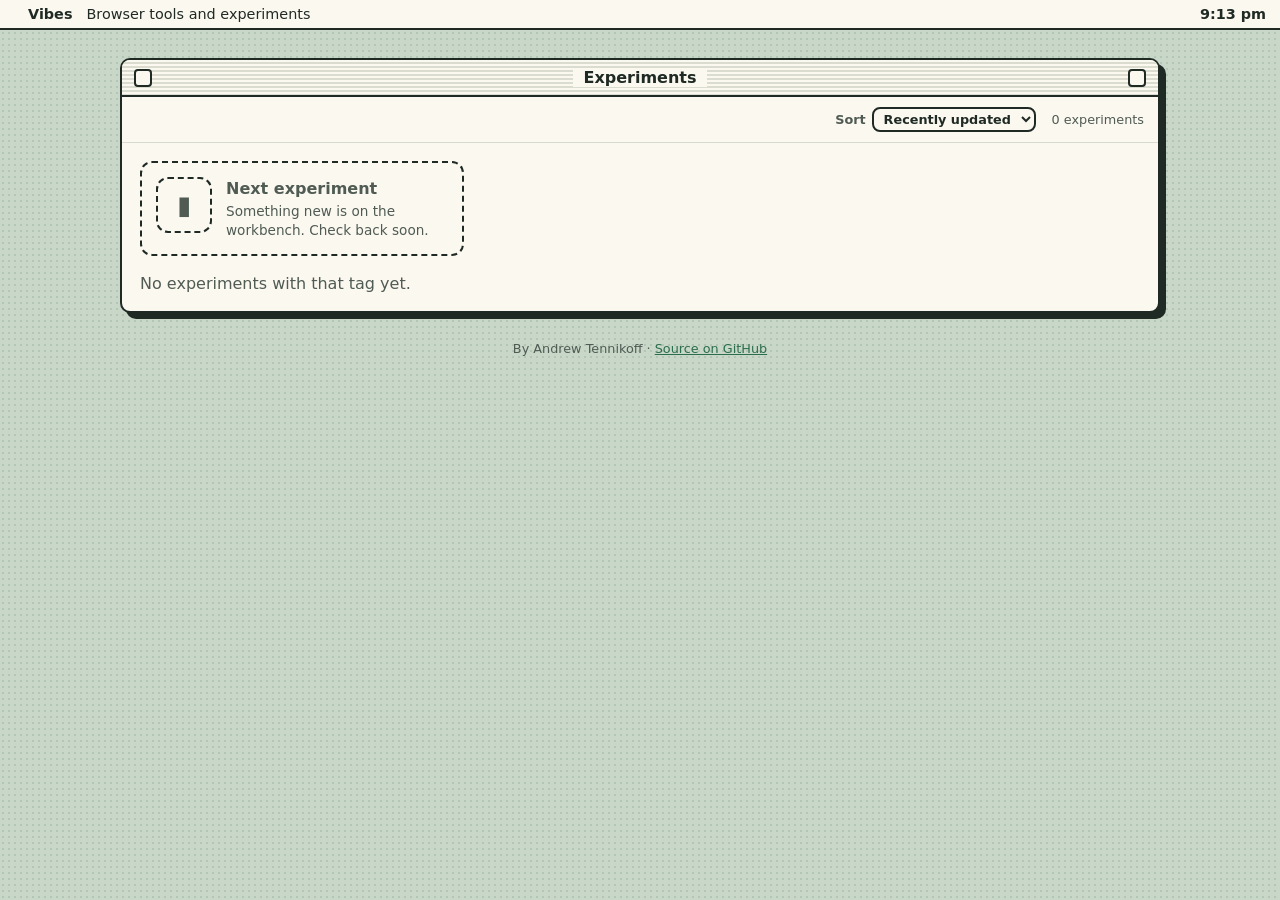
<file: index.html>
<!doctype html>
<!--
  Homepage template. The cards, filters, count and logo are rendered at deploy
  time by scripts/build-site.mjs from each experiment's own <head>.
  Preview locally: node scripts/build-site.mjs && open _site/index.html
-->
<html lang="en-AU">
  <head>
    <meta charset="utf-8" />
    <meta
      name="viewport"
      content="width=device-width, initial-scale=1, viewport-fit=cover"
    />
    <meta
      name="description"
      content="Small web experiments and useful browser tools by Andrew Tennikoff."
    />
    <meta name="theme-color" content="#fbf8f0" />
    <meta name="apple-mobile-web-app-title" content="Vibes" />
    <meta name="mobile-web-app-capable" content="yes" />
    <meta name="apple-mobile-web-app-status-bar-style" content="default" />
    <link rel="manifest" href="manifest.webmanifest" />
    <link rel="icon" type="image/svg+xml" href="favicon.svg" />
    <link rel="apple-touch-icon" href="icons/apple-touch-icon.png" />
    <title>Vibes · Browser tools and experiments</title>
    <style>
      :root {
        color-scheme: light;
        --desk: #c9d7c9;
        --desk-dot: #b3c5b4;
        --win: #fbf8f0;
        --card: #fff;
        --ink: #1f2a24;
        --muted: #4f5b53;
        --rule: #d8dacd;
        --accent: #2a6e4c;
        font-family: ui-rounded, "SF Pro Rounded", system-ui, sans-serif;
        color: var(--ink);
        background: var(--desk);
      }
      * {
        box-sizing: border-box;
      }
      body {
        margin: 0;
        min-height: 100dvh;
        background:
          radial-gradient(var(--desk-dot) 1px, transparent 1.5px) 0 0 / 6px 6px,
          var(--desk);
      }
      [hidden] {
        display: none !important;
      }
      .visually-hidden {
        position: absolute;
        width: 1px;
        height: 1px;
        overflow: hidden;
        clip-path: inset(50%);
        white-space: nowrap;
      }

      /* Menu bar */
      .menubar {
        position: sticky;
        top: 0;
        z-index: 2;
        display: flex;
        gap: 14px;
        align-items: center;
        padding: calc(env(safe-area-inset-top) + 6px)
          calc(env(safe-area-inset-right) + 14px) 6px
          calc(env(safe-area-inset-left) + 14px);
        background: var(--win);
        border-bottom: 2px solid var(--ink);
        font-size: 0.9rem;
      }
      .menubar .logo {
        display: flex;
        color: var(--accent);
      }
      .menubar h1 {
        margin: 0;
        font-size: 1em;
      }
      .menubar .clock {
        margin-left: auto;
        font-weight: 600;
        font-variant-numeric: tabular-nums;
      }

      /* Window */
      .window {
        max-width: 1040px;
        margin: 28px auto;
        background: var(--win);
        border: 2px solid var(--ink);
        border-radius: 10px;
        box-shadow: 6px 6px 0 var(--ink);
        overflow: hidden;
      }
      .titlebar {
        display: flex;
        align-items: center;
        padding: 8px 12px;
        border-bottom: 2px solid var(--ink);
        background: repeating-linear-gradient(
          var(--win) 0 2px,
          #d9dccf 2px 4px
        );
      }
      .titlebar::before,
      .titlebar::after {
        content: "";
        width: 14px;
        height: 14px;
        border: 2px solid var(--ink);
        border-radius: 4px;
        background: var(--win);
      }
      .titlebar h2 {
        margin: 0 auto;
        padding: 0 10px;
        background: var(--win);
        font-size: 1rem;
      }

      /* Toolbar */
      .toolbar {
        display: flex;
        flex-wrap: wrap;
        gap: 10px 16px;
        align-items: center;
        padding: 10px 14px;
        border-bottom: 1px solid var(--rule);
        font-size: 0.8rem;
        color: var(--muted);
      }
      .chips {
        display: flex;
        flex-wrap: wrap;
        gap: 8px;
        flex: 1;
      }
      .chip {
        font: inherit;
        font-size: 0.75rem;
        font-weight: 600;
        color: var(--ink);
        background: var(--win);
        border: 2px solid var(--ink);
        border-radius: 999px;
        padding: 2px 10px;
        cursor: pointer;
      }
      .chip[aria-pressed="true"] {
        background: var(--ink);
        color: var(--win);
      }
      .sort {
        display: flex;
        align-items: center;
        gap: 6px;
        font-weight: 600;
        white-space: nowrap;
      }
      .sort select {
        font: inherit;
        font-weight: 600;
        color: var(--ink);
        background: var(--win);
        border: 2px solid var(--ink);
        border-radius: 8px;
        padding: 2px 6px;
      }
      .chip:focus-visible,
      .sort select:focus-visible {
        outline: 3px solid var(--accent);
        outline-offset: 2px;
      }

      /* Cards */
      .cards {
        list-style: none;
        margin: 0;
        padding: 18px;
        display: grid;
        grid-template-columns: repeat(auto-fill, minmax(300px, 1fr));
        gap: 14px;
      }
      .card {
        display: grid;
        grid-template-columns: 56px 1fr;
        gap: 14px;
        align-items: start;
        height: 100%;
        padding: 14px;
        border: 2px solid var(--ink);
        border-radius: 12px;
        background: var(--card);
        color: inherit;
        text-decoration: none;
        box-shadow: 3px 3px 0 var(--ink);
        transition:
          transform 120ms,
          box-shadow 120ms;
      }
      a.card:hover,
      a.card:focus-visible {
        transform: translate(-2px, -2px);
        box-shadow: 5px 5px 0 var(--ink);
        outline: none;
      }
      a.card:focus-visible {
        background: #eef7f1;
      }
      .icon {
        width: 56px;
        height: 56px;
        display: grid;
        place-items: center;
        border: 2px solid var(--ink);
        border-radius: 12px;
        background: var(--tile);
        overflow: hidden;
      }
      .icon img {
        width: 40px;
        height: 40px;
        border-radius: 8px;
      }
      .card h2 {
        margin: 2px 0 4px;
        font-size: 1rem;
      }
      .card p {
        margin: 0;
        font-size: 0.85rem;
        line-height: 1.4;
        color: var(--muted);
      }
      .tags {
        display: flex;
        flex-wrap: wrap;
        gap: 6px;
        margin-top: 10px;
      }
      .tags:not(:has(.tag:not([hidden]))) {
        display: none;
      }
      .tag {
        font-size: 0.68rem;
        font-weight: 700;
        letter-spacing: 0.04em;
        padding: 1px 8px;
        border-radius: 999px;
        background: var(--tile);
        border: 1px solid rgb(0 0 0 / 0.15);
      }
      .tag.fresh {
        color: #fff;
        background: var(--accent);
        border-color: var(--accent);
        text-transform: uppercase;
      }
      .meta {
        display: block;
        margin-top: 8px;
        font-size: 0.72rem;
        color: var(--muted);
      }
      .meta code {
        font-size: 0.95em;
      }
      .ghost {
        border-style: dashed;
        box-shadow: none;
        background: transparent;
        color: var(--muted);
      }
      .ghost .icon {
        border-style: dashed;
        background: transparent;
        font-size: 1.6rem;
      }
      .ghost .icon span {
        animation: blink 1.2s steps(1) infinite;
      }
      @keyframes blink {
        50% {
          opacity: 0;
        }
      }
      .empty {
        margin: 0;
        padding: 0 18px 18px;
        color: var(--muted);
      }

      footer {
        text-align: center;
        font-size: 0.8rem;
        color: var(--muted);
        padding: 0 16px calc(env(safe-area-inset-bottom) + 32px);
      }
      footer a {
        color: var(--accent);
      }

      @media (max-width: 600px) {
        .window {
          margin: 0 0 24px;
          border-radius: 0;
          border-inline: 0;
          box-shadow: none;
        }
        .menubar .subtitle {
          display: none;
        }
        .toolbar {
          padding: 8px 12px;
        }
        .chips {
          order: 2;
          flex: 1 0 100%;
          flex-wrap: nowrap;
          overflow-x: auto;
          scrollbar-width: none;
          margin: 0 -12px;
          padding: 2px 12px;
        }
        .count {
          margin-left: auto;
        }
        .cards {
          grid-template-columns: 1fr;
          padding: 12px max(12px, env(safe-area-inset-right)) 12px
            max(12px, env(safe-area-inset-left));
          gap: 10px;
        }
        .card {
          box-shadow: 2px 2px 0 var(--ink);
          padding: 12px;
        }
      }
      @media (prefers-reduced-motion: reduce) {
        .ghost .icon span {
          animation: none;
        }
        .card {
          transition: none;
        }
      }
    </style>
  </head>
  <body>
    <header class="menubar">
      <span class="logo">
        <!-- build:logo -->
        <!-- /build:logo -->
      </span>
      <h1>Vibes</h1>
      <span class="subtitle">Browser tools and experiments</span>
      <time class="clock" id="clock"></time>
    </header>

    <main class="window" aria-labelledby="window-title">
      <div class="titlebar"><h2 id="window-title">Experiments</h2></div>
      <div class="toolbar">
        <div class="chips" id="filters" role="group" aria-label="Filter by tag">
          <!-- build:filters -->
          <!-- /build:filters -->
        </div>
        <label class="sort">
          Sort
          <select id="sort-by">
            <option value="updated">Recently updated</option>
            <option value="name">A–Z</option>
          </select>
        </label>
        <span class="count" id="count" aria-live="polite">
          <!-- build:count -->
          <!-- /build:count -->
        </span>
      </div>
      <ul class="cards" id="cards">
        <!-- build:cards -->
        <!-- /build:cards -->
        <li data-ghost>
          <div class="card ghost">
            <span class="icon" aria-hidden="true"><span>▮</span></span>
            <div class="body">
              <h2>Next experiment</h2>
              <p>Something new is on the workbench. Check back soon.</p>
            </div>
          </div>
        </li>
      </ul>
      <p class="empty" id="empty" hidden>No experiments with that tag yet.</p>
    </main>

    <footer>
      By Andrew Tennikoff ·
      <a href="https://github.com/atenni/vibes">Source on GitHub</a>
    </footer>

    <script type="module">
      const FRESH_DAYS = 14;
      const cards = document.getElementById("cards");
      const filters = document.getElementById("filters");
      const sortBy = document.getElementById("sort-by");
      const count = document.getElementById("count");
      const empty = document.getElementById("empty");
      const clock = document.getElementById("clock");
      const items = () => [...cards.querySelectorAll("li:not([data-ghost])")];
      const params = new URL(location.href).searchParams;

      // "Updated" badge relative to today, not to the deploy.
      const freshSince = Date.now() - FRESH_DAYS * 86_400_000;
      for (const li of items()) {
        li.querySelector(".fresh").hidden =
          Number(li.dataset.updated) < freshSince;
      }

      function applyFilter(tag) {
        let shown = 0;
        for (const button of filters.querySelectorAll(".chip")) {
          button.setAttribute("aria-pressed", button.dataset.tag === tag);
        }
        for (const li of items()) {
          li.hidden = tag !== "" && !li.dataset.tags.split(" ").includes(tag);
          if (!li.hidden) shown++;
        }
        const total = items().length;
        count.textContent =
          shown === total
            ? `${total} experiment${total === 1 ? "" : "s"}`
            : `${shown} of ${total}`;
        empty.hidden = shown > 0;
        updateUrl({ tag });
      }

      function applySort() {
        const key = sortBy.value;
        const sorted = items().sort((a, b) =>
          key === "name"
            ? a.dataset.name.localeCompare(b.dataset.name, "en-AU")
            : b.dataset.updated - a.dataset.updated,
        );
        cards.prepend(...sorted); // The ghost card stays last.
        updateUrl({ sort: key === "updated" ? "" : key });
      }

      function updateUrl(changes) {
        const url = new URL(location.href);
        for (const [key, value] of Object.entries(changes)) {
          if (value) url.searchParams.set(key, value);
          else url.searchParams.delete(key);
        }
        history.replaceState(null, "", url);
      }

      filters.addEventListener("click", (event) => {
        const button = event.target.closest(".chip");
        if (button) applyFilter(button.dataset.tag);
      });
      sortBy.addEventListener("change", applySort);

      if (params.get("sort") === "name") sortBy.value = "name";
      applySort();
      const initialTag = params.get("tag") ?? "";
      applyFilter(
        filters.querySelector(`.chip[data-tag="${CSS.escape(initialTag)}"]`)
          ? initialTag
          : "",
      );

      const tick = () => {
        const now = new Date();
        clock.dateTime = now.toISOString();
        clock.textContent = now.toLocaleTimeString("en-AU", {
          hour: "numeric",
          minute: "2-digit",
        });
      };
      tick();
      setInterval(tick, 10_000);

      if ("serviceWorker" in navigator) {
        navigator.serviceWorker.register("sw.js").catch(() => {});
      }
    </script>
  </body>
</html>
</file>
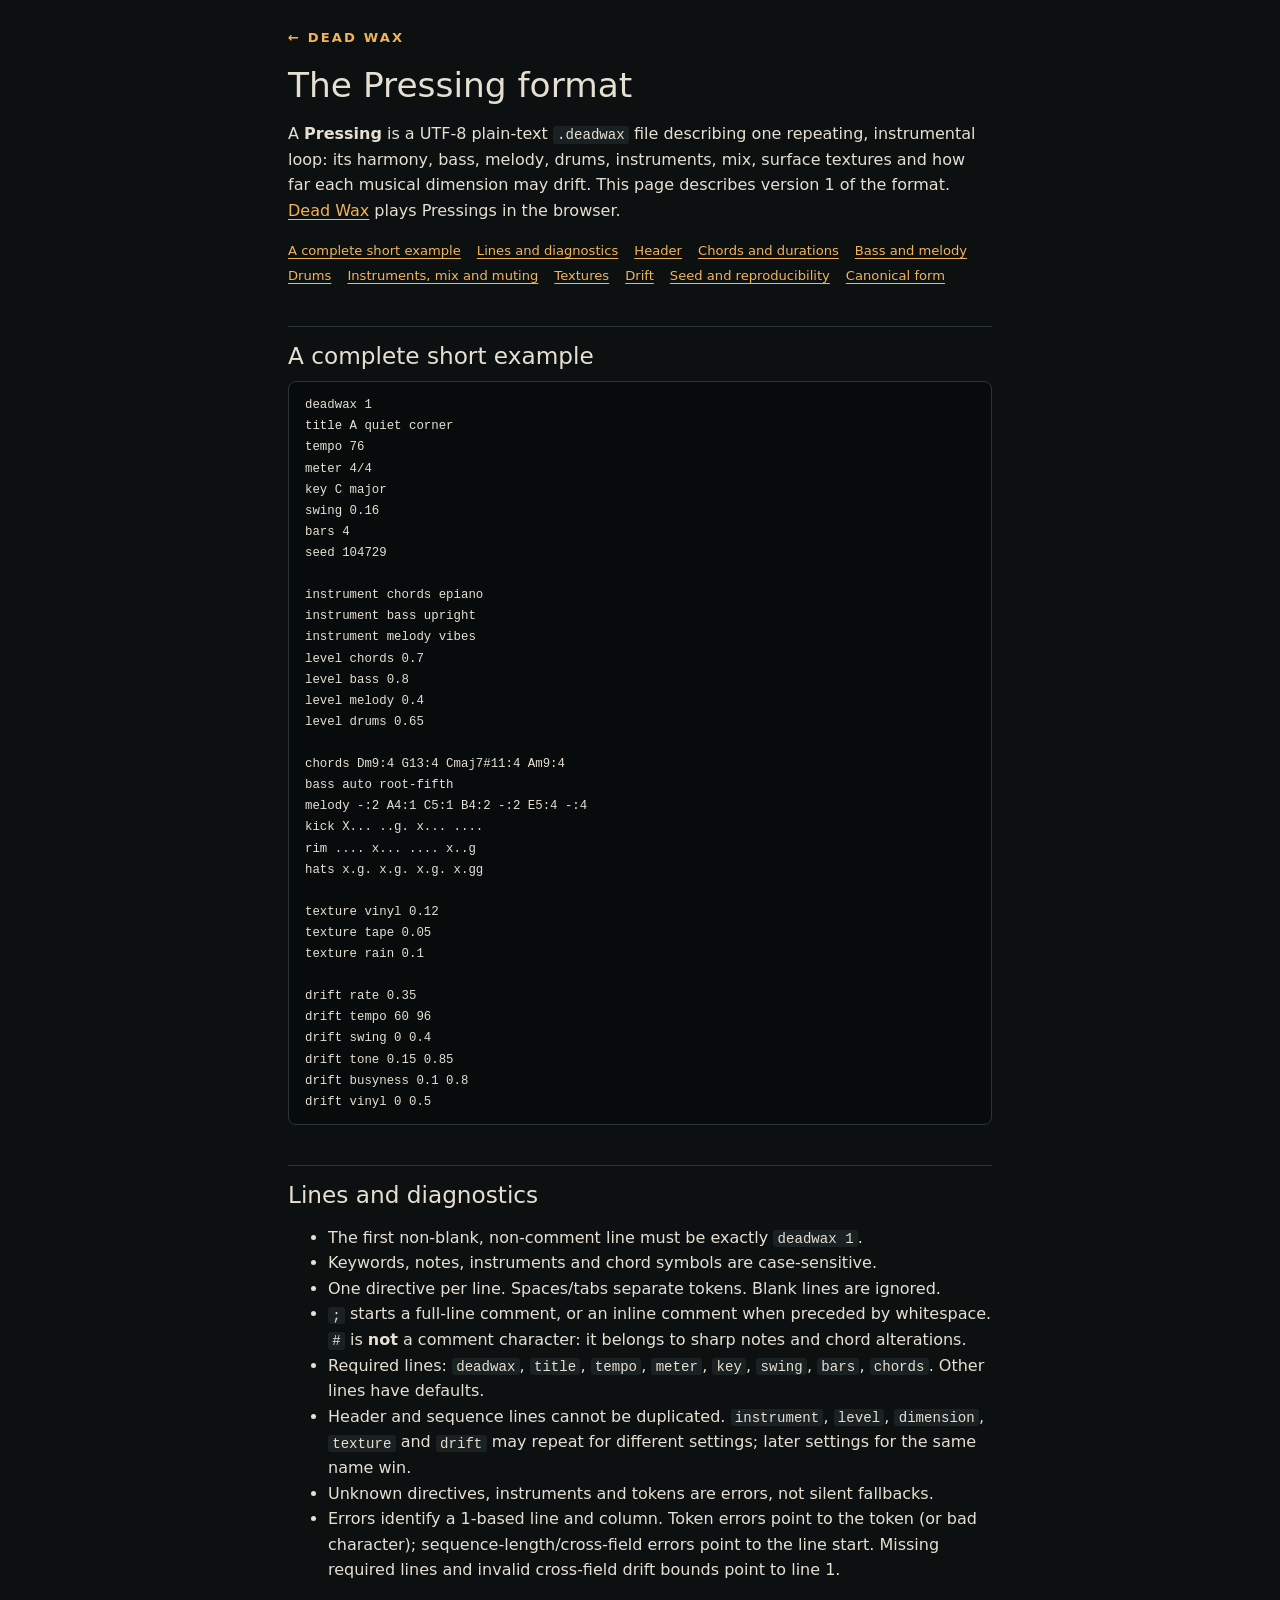
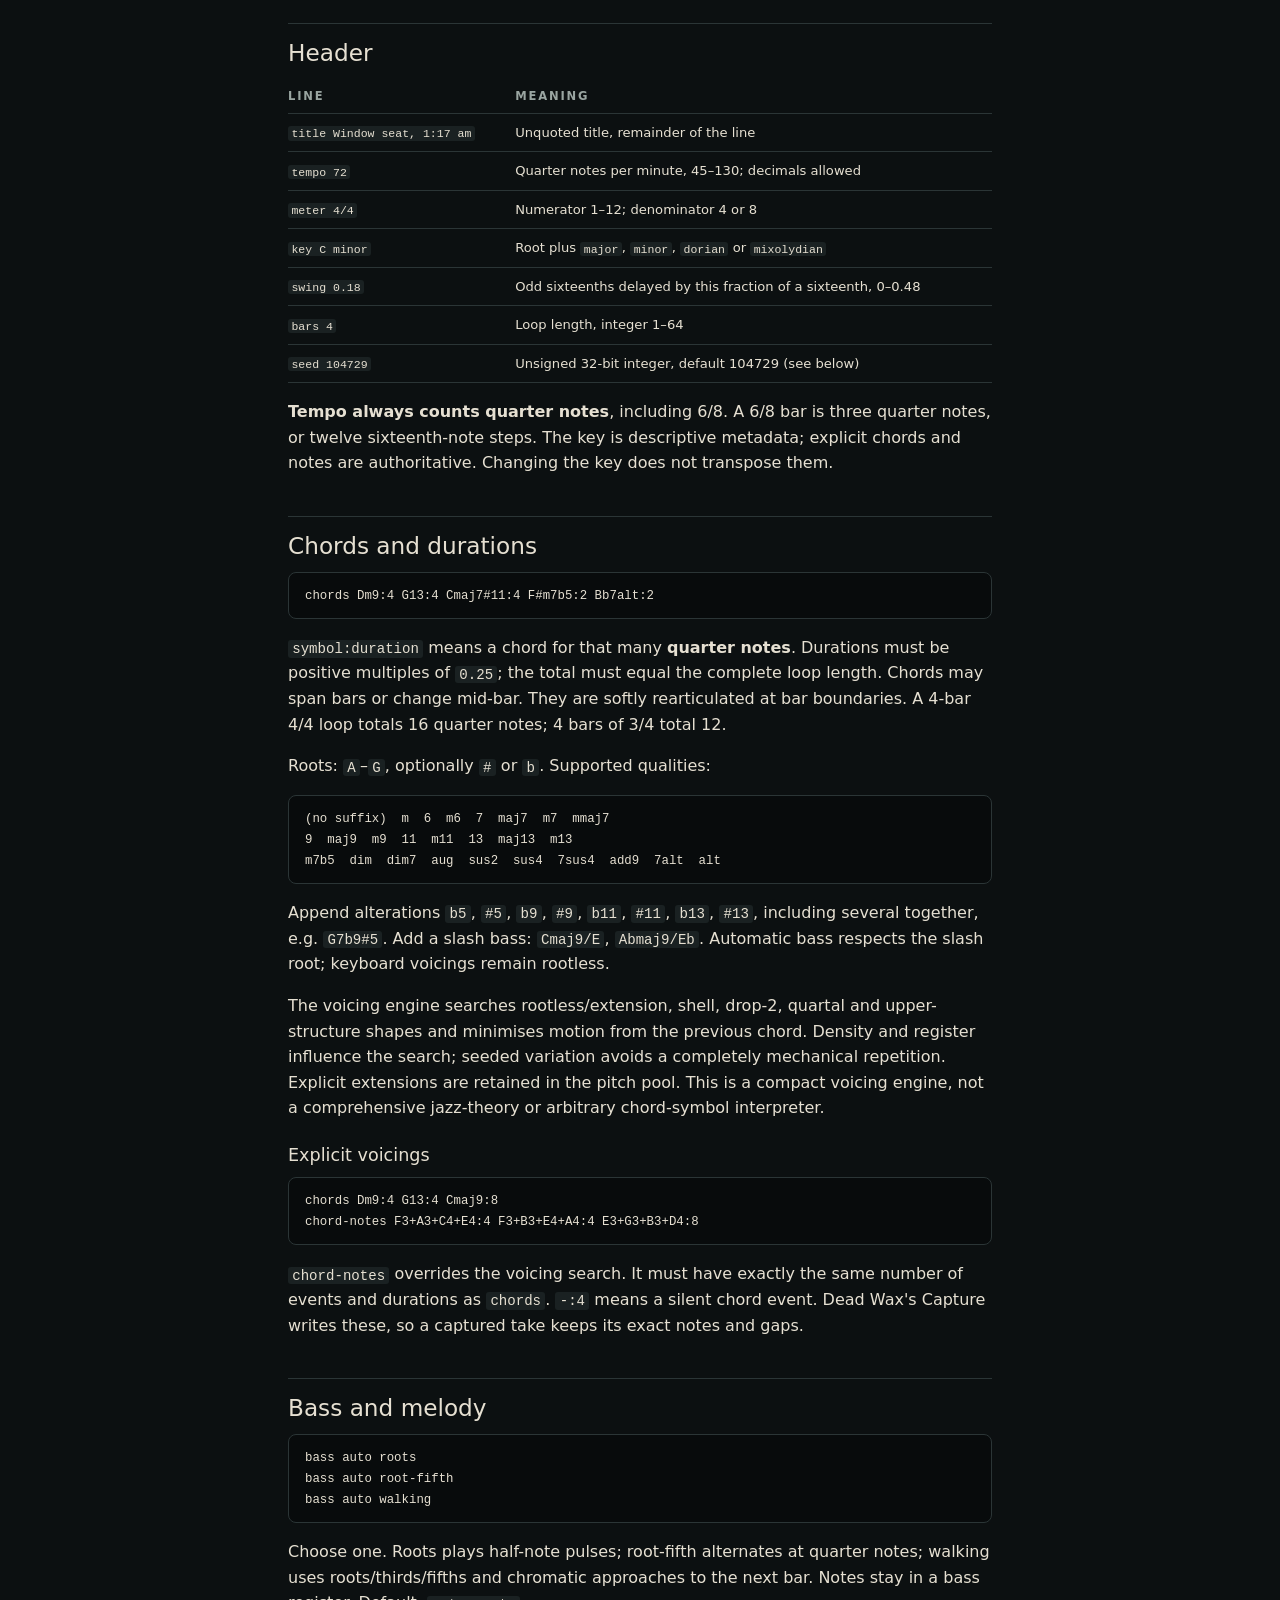
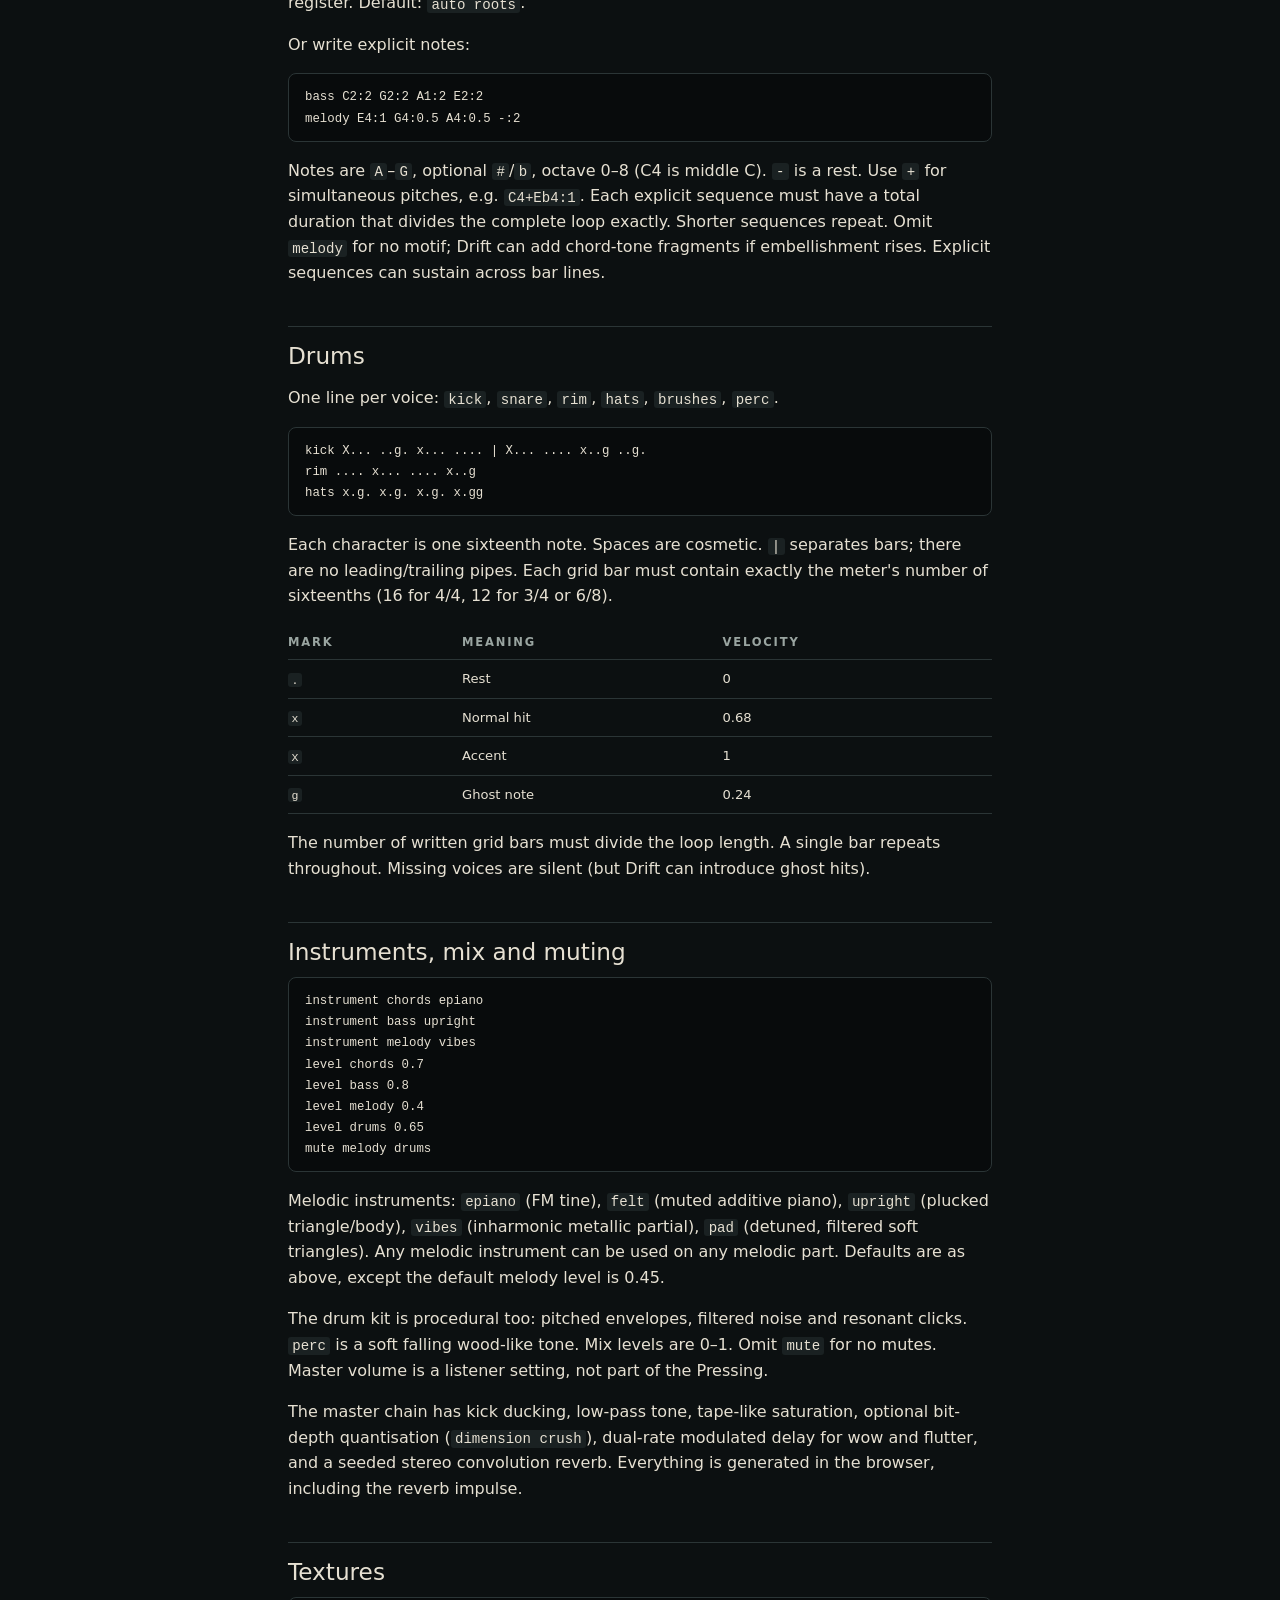
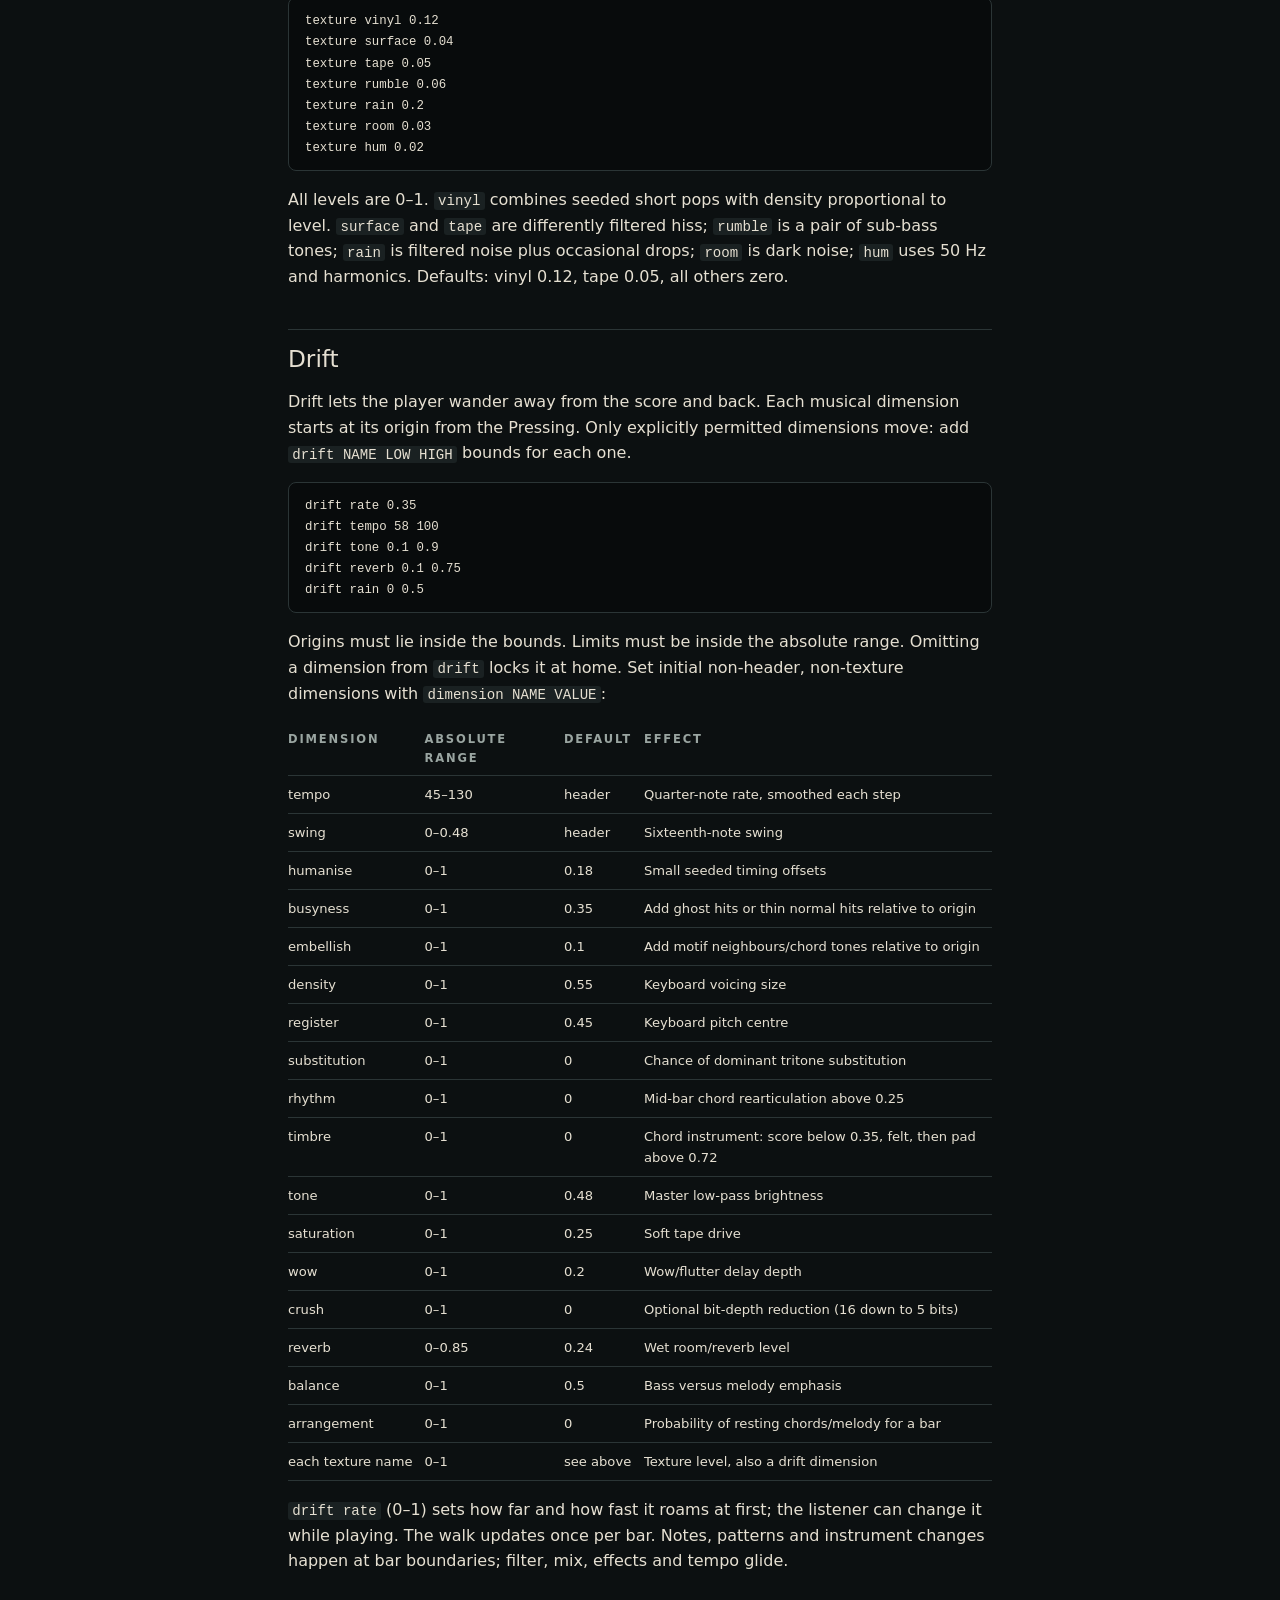
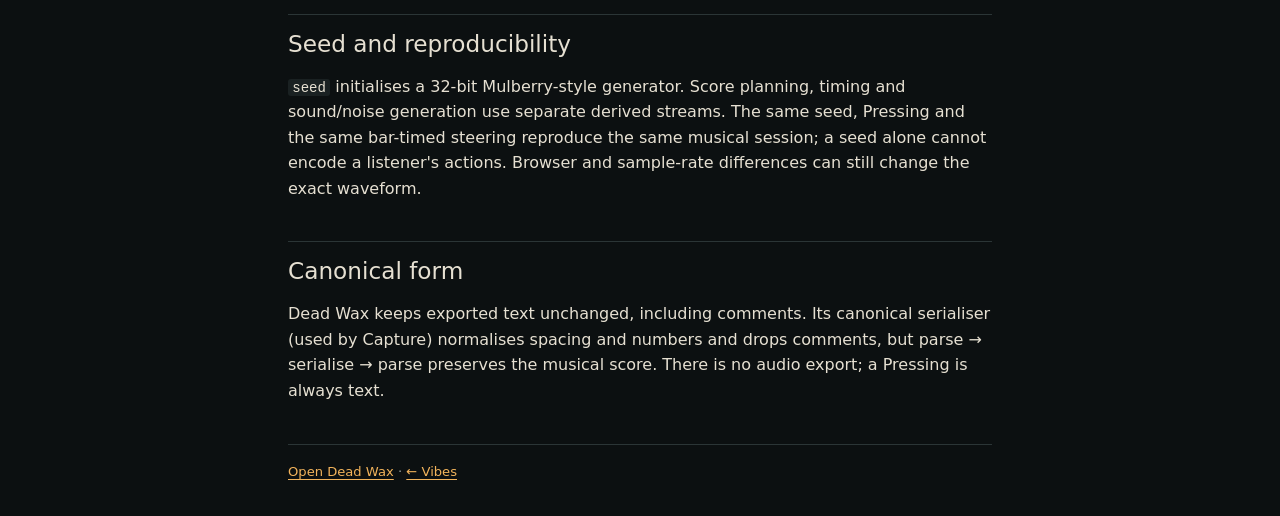
<file: deadwax/format.html>
<!doctype html>
<html lang="en-AU">
  <head>
    <meta charset="utf-8" />
    <meta name="viewport" content="width=device-width,initial-scale=1" />
    <meta
      http-equiv="Content-Security-Policy"
      content="default-src 'none'; style-src 'self' 'unsafe-inline'; img-src data:; base-uri 'none'; form-action 'none'"
    />
    <meta name="theme-color" content="#0c1011" />
    <meta name="color-scheme" content="dark" />
    <meta
      name="description"
      content="Reference for the .deadwax Pressing format, version 1."
    />
    <link
      rel="icon"
      href="data:image/svg+xml,%3Csvg xmlns='http://www.w3.org/2000/svg' viewBox='0 0 64 64'%3E%3Crect width='64' height='64' rx='14' fill='%23141a1b'/%3E%3Cpath d='M10.7 33.1A26 26 0 0 1 53.3 33.1' fill='none' stroke='%23e6e0d2' stroke-width='5' stroke-linecap='round'/%3E%3Cpath d='M32 48L46.1 21.5' stroke='%23f2b35b' stroke-width='5' stroke-linecap='round'/%3E%3Ccircle cx='32' cy='48' r='6' fill='%23e6e0d2'/%3E%3C/svg%3E"
    />
    <title>The Pressing format · Dead Wax</title>
    <link rel="stylesheet" href="tokens.css" />
    <style>
      /* A plain reading page in Dead Wax colours. No scripts. */
      *,
      *::before,
      *::after {
        box-sizing: border-box;
      }
      html {
        background: var(--c-room);
        -webkit-text-size-adjust: 100%;
      }
      body {
        max-width: 46rem;
        margin: 0 auto;
        padding: var(--sp-6) var(--sp-4) var(--sp-10);
        color: var(--c-ink);
        font: 1rem / 1.6 var(--font-ui);
      }
      a {
        color: var(--c-amber);
        text-underline-offset: 3px;
      }
      :focus-visible {
        outline: 2px solid var(--c-amber);
        outline-offset: 2px;
      }
      .sr-only {
        position: absolute;
        width: 1px;
        height: 1px;
        overflow: hidden;
        clip-path: inset(50%);
        white-space: nowrap;
      }
      .back {
        font-family: var(--font-legend);
        font-size: var(--fs-sm);
        font-weight: 600;
        letter-spacing: var(--track-legend);
        text-transform: uppercase;
        text-decoration: none;
      }
      h1,
      h2,
      h3 {
        font-family: var(--font-display);
        font-weight: 500;
        line-height: var(--lh-tight);
        text-wrap: balance;
      }
      h1 {
        margin: var(--sp-4) 0 var(--sp-3);
        font-size: var(--fs-title);
      }
      h2 {
        margin: var(--sp-10) 0 var(--sp-3);
        padding-top: var(--sp-4);
        border-top: 1px solid var(--c-seam);
        font-size: var(--fs-lg);
        scroll-margin-top: var(--sp-4);
      }
      h3 {
        margin: var(--sp-6) 0 var(--sp-2);
        font-size: var(--fs-md);
      }
      nav ol {
        display: flex;
        flex-wrap: wrap;
        gap: var(--sp-1) var(--sp-4);
        margin: var(--sp-4) 0 0;
        padding: 0;
        list-style: none;
        font-size: var(--fs-sm);
      }
      code,
      pre {
        font-family: var(--font-mono);
        font-size: 0.88em;
      }
      :not(pre) > code {
        padding: 0.05em 0.3em;
        border-radius: var(--r-xs);
        background: var(--c-panel);
        overflow-wrap: anywhere;
      }
      pre {
        margin: var(--sp-3) 0;
        padding: var(--sp-3) var(--sp-4);
        overflow-x: auto;
        border: 1px solid var(--c-seam);
        border-radius: var(--r-md);
        background: var(--c-inset);
        line-height: 1.5;
      }
      .table {
        margin: var(--sp-3) 0;
        overflow-x: auto;
      }
      table {
        width: 100%;
        border-collapse: collapse;
        font-size: var(--fs-sm);
      }
      th,
      td {
        padding: var(--sp-2) var(--sp-3) var(--sp-2) 0;
        border-bottom: 1px solid var(--c-seam);
        text-align: left;
        vertical-align: top;
      }
      th {
        color: var(--c-muted);
        font-family: var(--font-legend);
        font-size: var(--fs-legend);
        font-weight: 600;
        letter-spacing: var(--track-legend);
        text-transform: uppercase;
      }
      td:first-child {
        white-space: nowrap;
      }
      footer {
        margin-top: var(--sp-10);
        padding-top: var(--sp-4);
        border-top: 1px solid var(--c-seam);
        color: var(--c-muted);
        font-size: var(--fs-sm);
      }
    </style>
  </head>
  <body>
    <header><a class="back" href="./">← Dead Wax</a></header>
    <main>
      <h1>The Pressing format</h1>
      <p>
        A <strong>Pressing</strong> is a UTF-8 plain-text
        <code>.deadwax</code> file describing one repeating, instrumental loop:
        its harmony, bass, melody, drums, instruments, mix, surface textures and
        how far each musical dimension may drift. This page describes version 1
        of the format. <a href="./">Dead Wax</a> plays Pressings in the browser.
      </p>
      <nav aria-label="Contents">
        <h2 class="sr-only">Contents</h2>
        <ol>
          <li>
            <a href="#a-complete-short-example">A complete short example</a>
          </li>
          <li><a href="#lines-and-diagnostics">Lines and diagnostics</a></li>
          <li><a href="#header">Header</a></li>
          <li><a href="#chords-and-durations">Chords and durations</a></li>
          <li><a href="#bass-and-melody">Bass and melody</a></li>
          <li><a href="#drums">Drums</a></li>
          <li>
            <a href="#instruments-mix-and-muting"
              >Instruments, mix and muting</a
            >
          </li>
          <li><a href="#textures">Textures</a></li>
          <li><a href="#drift">Drift</a></li>
          <li>
            <a href="#seed-and-reproducibility">Seed and reproducibility</a>
          </li>
          <li><a href="#canonical-form">Canonical form</a></li>
        </ol>
      </nav>
      <h2 id="a-complete-short-example">A complete short example</h2>
      <pre><code class="language-text">deadwax 1
title A quiet corner
tempo 76
meter 4/4
key C major
swing 0.16
bars 4
seed 104729

instrument chords epiano
instrument bass upright
instrument melody vibes
level chords 0.7
level bass 0.8
level melody 0.4
level drums 0.65

chords Dm9:4 G13:4 Cmaj7#11:4 Am9:4
bass auto root-fifth
melody -:2 A4:1 C5:1 B4:2 -:2 E5:4 -:4
kick X... ..g. x... ....
rim .... x... .... x..g
hats x.g. x.g. x.g. x.gg

texture vinyl 0.12
texture tape 0.05
texture rain 0.1

drift rate 0.35
drift tempo 60 96
drift swing 0 0.4
drift tone 0.15 0.85
drift busyness 0.1 0.8
drift vinyl 0 0.5</code></pre>
      <h2 id="lines-and-diagnostics">Lines and diagnostics</h2>
      <ul>
        <li>
          The first non-blank, non-comment line must be exactly
          <code>deadwax 1</code>.
        </li>
        <li>
          Keywords, notes, instruments and chord symbols are case-sensitive.
        </li>
        <li>
          One directive per line. Spaces/tabs separate tokens. Blank lines are
          ignored.
        </li>
        <li>
          <code>;</code> starts a full-line comment, or an inline comment when
          preceded by whitespace. <code>#</code> is <strong>not</strong> a
          comment character: it belongs to sharp notes and chord alterations.
        </li>
        <li>
          Required lines: <code>deadwax</code>, <code>title</code>,
          <code>tempo</code>, <code>meter</code>, <code>key</code>,
          <code>swing</code>, <code>bars</code>, <code>chords</code>. Other
          lines have defaults.
        </li>
        <li>
          Header and sequence lines cannot be duplicated.
          <code>instrument</code>, <code>level</code>, <code>dimension</code>,
          <code>texture</code> and <code>drift</code> may repeat for different
          settings; later settings for the same name win.
        </li>
        <li>
          Unknown directives, instruments and tokens are errors, not silent
          fallbacks.
        </li>
        <li>
          Errors identify a 1-based line and column. Token errors point to the
          token (or bad character); sequence-length/cross-field errors point to
          the line start. Missing required lines and invalid cross-field drift
          bounds point to line 1.
        </li>
      </ul>
      <h2 id="header">Header</h2>
      <div class="table">
        <table>
          <thead>
            <tr>
              <th scope="col">Line</th>
              <th scope="col">Meaning</th>
            </tr>
          </thead>
          <tbody>
            <tr>
              <td><code>title Window seat, 1:17 am</code></td>
              <td>Unquoted title, remainder of the line</td>
            </tr>
            <tr>
              <td><code>tempo 72</code></td>
              <td>Quarter notes per minute, 45–130; decimals allowed</td>
            </tr>
            <tr>
              <td><code>meter 4/4</code></td>
              <td>Numerator 1–12; denominator 4 or 8</td>
            </tr>
            <tr>
              <td><code>key C minor</code></td>
              <td>
                Root plus <code>major</code>, <code>minor</code>,
                <code>dorian</code> or <code>mixolydian</code>
              </td>
            </tr>
            <tr>
              <td><code>swing 0.18</code></td>
              <td>
                Odd sixteenths delayed by this fraction of a sixteenth, 0–0.48
              </td>
            </tr>
            <tr>
              <td><code>bars 4</code></td>
              <td>Loop length, integer 1–64</td>
            </tr>
            <tr>
              <td><code>seed 104729</code></td>
              <td>Unsigned 32-bit integer, default 104729 (see below)</td>
            </tr>
          </tbody>
        </table>
      </div>
      <p>
        <strong>Tempo always counts quarter notes</strong>, including 6/8. A 6/8
        bar is three quarter notes, or twelve sixteenth-note steps. The key is
        descriptive metadata; explicit chords and notes are authoritative.
        Changing the key does not transpose them.
      </p>
      <h2 id="chords-and-durations">Chords and durations</h2>
      <pre><code class="language-text">chords Dm9:4 G13:4 Cmaj7#11:4 F#m7b5:2 Bb7alt:2</code></pre>
      <p>
        <code>symbol:duration</code> means a chord for that many
        <strong>quarter notes</strong>. Durations must be positive multiples of
        <code>0.25</code>; the total must equal the complete loop length. Chords
        may span bars or change mid-bar. They are softly rearticulated at bar
        boundaries. A 4-bar 4/4 loop totals 16 quarter notes; 4 bars of 3/4
        total 12.
      </p>
      <p>
        Roots: <code>A</code>–<code>G</code>, optionally <code>#</code> or
        <code>b</code>. Supported qualities:
      </p>
      <pre><code class="language-text">(no suffix)  m  6  m6  7  maj7  m7  mmaj7
9  maj9  m9  11  m11  13  maj13  m13
m7b5  dim  dim7  aug  sus2  sus4  7sus4  add9  7alt  alt</code></pre>
      <p>
        Append alterations <code>b5</code>, <code>#5</code>, <code>b9</code>,
        <code>#9</code>, <code>b11</code>, <code>#11</code>, <code>b13</code>,
        <code>#13</code>, including several together, e.g. <code>G7b9#5</code>.
        Add a slash bass: <code>Cmaj9/E</code>, <code>Abmaj9/Eb</code>.
        Automatic bass respects the slash root; keyboard voicings remain
        rootless.
      </p>
      <p>
        The voicing engine searches rootless/extension, shell, drop-2, quartal
        and upper-structure shapes and minimises motion from the previous chord.
        Density and register influence the search; seeded variation avoids a
        completely mechanical repetition. Explicit extensions are retained in
        the pitch pool. This is a compact voicing engine, not a comprehensive
        jazz-theory or arbitrary chord-symbol interpreter.
      </p>
      <h3 id="explicit-voicings">Explicit voicings</h3>
      <pre><code class="language-text">chords Dm9:4 G13:4 Cmaj9:8
chord-notes F3+A3+C4+E4:4 F3+B3+E4+A4:4 E3+G3+B3+D4:8</code></pre>
      <p>
        <code>chord-notes</code> overrides the voicing search. It must have
        exactly the same number of events and durations as <code>chords</code>.
        <code>-:4</code> means a silent chord event. Dead Wax's Capture writes
        these, so a captured take keeps its exact notes and gaps.
      </p>
      <h2 id="bass-and-melody">Bass and melody</h2>
      <pre><code class="language-text">bass auto roots
bass auto root-fifth
bass auto walking</code></pre>
      <p>
        Choose one. Roots plays half-note pulses; root-fifth alternates at
        quarter notes; walking uses roots/thirds/fifths and chromatic approaches
        to the next bar. Notes stay in a bass register. Default:
        <code>auto roots</code>.
      </p>
      <p>Or write explicit notes:</p>
      <pre><code class="language-text">bass C2:2 G2:2 A1:2 E2:2
melody E4:1 G4:0.5 A4:0.5 -:2</code></pre>
      <p>
        Notes are <code>A</code>–<code>G</code>, optional
        <code>#</code>/<code>b</code>, octave 0–8 (C4 is middle C).
        <code>-</code> is a rest. Use <code>+</code> for simultaneous pitches,
        e.g. <code>C4+Eb4:1</code>. Each explicit sequence must have a total
        duration that divides the complete loop exactly. Shorter sequences
        repeat. Omit <code>melody</code> for no motif; Drift can add chord-tone
        fragments if embellishment rises. Explicit sequences can sustain across
        bar lines.
      </p>
      <h2 id="drums">Drums</h2>
      <p>
        One line per voice: <code>kick</code>, <code>snare</code>,
        <code>rim</code>, <code>hats</code>, <code>brushes</code>,
        <code>perc</code>.
      </p>
      <pre><code class="language-text">kick X... ..g. x... .... | X... .... x..g ..g.
rim .... x... .... x..g
hats x.g. x.g. x.g. x.gg</code></pre>
      <p>
        Each character is one sixteenth note. Spaces are cosmetic.
        <code>|</code> separates bars; there are no leading/trailing pipes. Each
        grid bar must contain exactly the meter's number of sixteenths (16 for
        4/4, 12 for 3/4 or 6/8).
      </p>
      <div class="table">
        <table>
          <thead>
            <tr>
              <th scope="col">Mark</th>
              <th scope="col">Meaning</th>
              <th scope="col">Velocity</th>
            </tr>
          </thead>
          <tbody>
            <tr>
              <td><code>.</code></td>
              <td>Rest</td>
              <td>0</td>
            </tr>
            <tr>
              <td><code>x</code></td>
              <td>Normal hit</td>
              <td>0.68</td>
            </tr>
            <tr>
              <td><code>X</code></td>
              <td>Accent</td>
              <td>1</td>
            </tr>
            <tr>
              <td><code>g</code></td>
              <td>Ghost note</td>
              <td>0.24</td>
            </tr>
          </tbody>
        </table>
      </div>
      <p>
        The number of written grid bars must divide the loop length. A single
        bar repeats throughout. Missing voices are silent (but Drift can
        introduce ghost hits).
      </p>
      <h2 id="instruments-mix-and-muting">Instruments, mix and muting</h2>
      <pre><code class="language-text">instrument chords epiano
instrument bass upright
instrument melody vibes
level chords 0.7
level bass 0.8
level melody 0.4
level drums 0.65
mute melody drums</code></pre>
      <p>
        Melodic instruments: <code>epiano</code> (FM tine),
        <code>felt</code> (muted additive piano), <code>upright</code> (plucked
        triangle/body), <code>vibes</code> (inharmonic metallic partial),
        <code>pad</code> (detuned, filtered soft triangles). Any melodic
        instrument can be used on any melodic part. Defaults are as above,
        except the default melody level is 0.45.
      </p>
      <p>
        The drum kit is procedural too: pitched envelopes, filtered noise and
        resonant clicks. <code>perc</code> is a soft falling wood-like tone. Mix
        levels are 0–1. Omit <code>mute</code> for no mutes. Master volume is a
        listener setting, not part of the Pressing.
      </p>
      <p>
        The master chain has kick ducking, low-pass tone, tape-like saturation,
        optional bit-depth quantisation (<code>dimension crush</code>),
        dual-rate modulated delay for wow and flutter, and a seeded stereo
        convolution reverb. Everything is generated in the browser, including
        the reverb impulse.
      </p>
      <h2 id="textures">Textures</h2>
      <pre><code class="language-text">texture vinyl 0.12
texture surface 0.04
texture tape 0.05
texture rumble 0.06
texture rain 0.2
texture room 0.03
texture hum 0.02</code></pre>
      <p>
        All levels are 0–1. <code>vinyl</code> combines seeded short pops with
        density proportional to level. <code>surface</code> and
        <code>tape</code> are differently filtered hiss; <code>rumble</code> is
        a pair of sub-bass tones; <code>rain</code> is filtered noise plus
        occasional drops; <code>room</code> is dark noise; <code>hum</code> uses
        50 Hz and harmonics. Defaults: vinyl 0.12, tape 0.05, all others zero.
      </p>
      <h2 id="drift">Drift</h2>
      <p>
        Drift lets the player wander away from the score and back. Each musical
        dimension starts at its origin from the Pressing. Only explicitly
        permitted dimensions move: add <code>drift NAME LOW HIGH</code> bounds
        for each one.
      </p>
      <pre><code class="language-text">drift rate 0.35
drift tempo 58 100
drift tone 0.1 0.9
drift reverb 0.1 0.75
drift rain 0 0.5</code></pre>
      <p>
        Origins must lie inside the bounds. Limits must be inside the absolute
        range. Omitting a dimension from <code>drift</code> locks it at home.
        Set initial non-header, non-texture dimensions with
        <code>dimension NAME VALUE</code>:
      </p>
      <div class="table">
        <table>
          <thead>
            <tr>
              <th scope="col">Dimension</th>
              <th scope="col">Absolute range</th>
              <th scope="col">Default</th>
              <th scope="col">Effect</th>
            </tr>
          </thead>
          <tbody>
            <tr>
              <td>tempo</td>
              <td>45–130</td>
              <td>header</td>
              <td>Quarter-note rate, smoothed each step</td>
            </tr>
            <tr>
              <td>swing</td>
              <td>0–0.48</td>
              <td>header</td>
              <td>Sixteenth-note swing</td>
            </tr>
            <tr>
              <td>humanise</td>
              <td>0–1</td>
              <td>0.18</td>
              <td>Small seeded timing offsets</td>
            </tr>
            <tr>
              <td>busyness</td>
              <td>0–1</td>
              <td>0.35</td>
              <td>Add ghost hits or thin normal hits relative to origin</td>
            </tr>
            <tr>
              <td>embellish</td>
              <td>0–1</td>
              <td>0.1</td>
              <td>Add motif neighbours/chord tones relative to origin</td>
            </tr>
            <tr>
              <td>density</td>
              <td>0–1</td>
              <td>0.55</td>
              <td>Keyboard voicing size</td>
            </tr>
            <tr>
              <td>register</td>
              <td>0–1</td>
              <td>0.45</td>
              <td>Keyboard pitch centre</td>
            </tr>
            <tr>
              <td>substitution</td>
              <td>0–1</td>
              <td>0</td>
              <td>Chance of dominant tritone substitution</td>
            </tr>
            <tr>
              <td>rhythm</td>
              <td>0–1</td>
              <td>0</td>
              <td>Mid-bar chord rearticulation above 0.25</td>
            </tr>
            <tr>
              <td>timbre</td>
              <td>0–1</td>
              <td>0</td>
              <td>
                Chord instrument: score below 0.35, felt, then pad above 0.72
              </td>
            </tr>
            <tr>
              <td>tone</td>
              <td>0–1</td>
              <td>0.48</td>
              <td>Master low-pass brightness</td>
            </tr>
            <tr>
              <td>saturation</td>
              <td>0–1</td>
              <td>0.25</td>
              <td>Soft tape drive</td>
            </tr>
            <tr>
              <td>wow</td>
              <td>0–1</td>
              <td>0.2</td>
              <td>Wow/flutter delay depth</td>
            </tr>
            <tr>
              <td>crush</td>
              <td>0–1</td>
              <td>0</td>
              <td>Optional bit-depth reduction (16 down to 5 bits)</td>
            </tr>
            <tr>
              <td>reverb</td>
              <td>0–0.85</td>
              <td>0.24</td>
              <td>Wet room/reverb level</td>
            </tr>
            <tr>
              <td>balance</td>
              <td>0–1</td>
              <td>0.5</td>
              <td>Bass versus melody emphasis</td>
            </tr>
            <tr>
              <td>arrangement</td>
              <td>0–1</td>
              <td>0</td>
              <td>Probability of resting chords/melody for a bar</td>
            </tr>
            <tr>
              <td>each texture name</td>
              <td>0–1</td>
              <td>see above</td>
              <td>Texture level, also a drift dimension</td>
            </tr>
          </tbody>
        </table>
      </div>
      <p>
        <code>drift rate</code> (0–1) sets how far and how fast it roams at
        first; the listener can change it while playing. The walk updates once
        per bar. Notes, patterns and instrument changes happen at bar
        boundaries; filter, mix, effects and tempo glide.
      </p>
      <h2 id="seed-and-reproducibility">Seed and reproducibility</h2>
      <p>
        <code>seed</code> initialises a 32-bit Mulberry-style generator. Score
        planning, timing and sound/noise generation use separate derived
        streams. The same seed, Pressing and the same bar-timed steering
        reproduce the same musical session; a seed alone cannot encode a
        listener's actions. Browser and sample-rate differences can still change
        the exact waveform.
      </p>
      <h2 id="canonical-form">Canonical form</h2>
      <p>
        Dead Wax keeps exported text unchanged, including comments. Its
        canonical serialiser (used by Capture) normalises spacing and numbers
        and drops comments, but parse → serialise → parse preserves the musical
        score. There is no audio export; a Pressing is always text.
      </p>
    </main>
    <footer><a href="./">Open Dead Wax</a> · <a href="../">← Vibes</a></footer>
  </body>
</html>
</file>
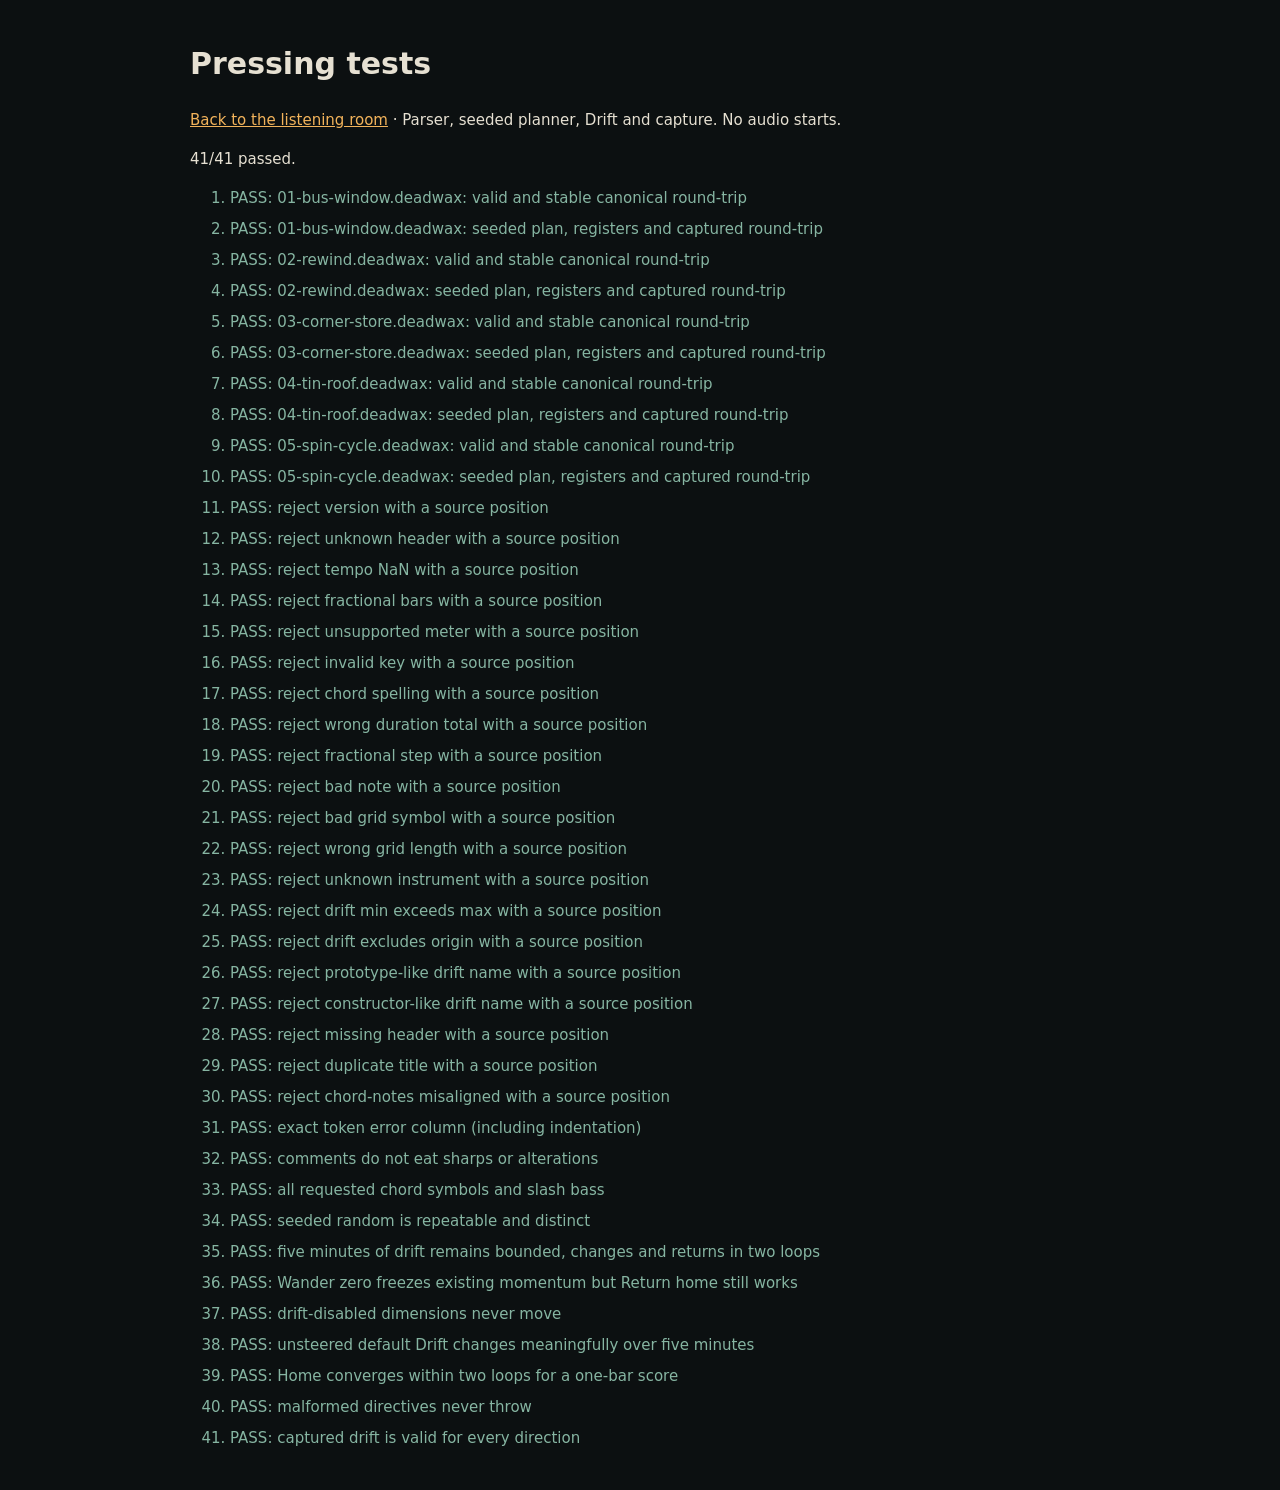
<file: deadwax/tests.html>
<!doctype html>
<html lang="en-AU">
  <head>
    <meta charset="utf-8" />
    <meta name="viewport" content="width=device-width,initial-scale=1" />
    <meta name="color-scheme" content="dark" />
    <link rel="icon" href="data:," />
    <title>Dead Wax — parser and planner tests</title>
    <style>
      body {
        font: 15px/1.6 system-ui;
        max-width: 900px;
        margin: 40px auto;
        padding: 0 20px;
        background: #0c1011;
        color: #e6e0d2;
      }
      a {
        color: #f2b35b;
      }
      .pass {
        color: #86b5a2;
      }
      .fail {
        color: #f2937f;
      }
      li {
        margin: 7px 0;
      }
    </style>
  </head>
  <body>
    <h1>Pressing tests</h1>
    <p>
      <a href="./">Back to the listening room</a> · Parser, seeded planner,
      Drift and capture. No audio starts.
    </p>
    <p id="summary">Running…</p>
    <ol id="results"></ol>
    <script type="module">
      import * as DW from "./core.mjs";
      import { loadHouseRecords } from "./house-records.mjs";
      import { runDeadWaxTests } from "./tests.mjs";

      try {
        const results = runDeadWaxTests(DW, await loadHouseRecords());
        for (const result of results) {
          const li = document.createElement("li");
          li.className = result.ok ? "pass" : "fail";
          li.textContent =
            (result.ok ? "PASS: " : "FAIL: ") +
            result.name +
            (result.message ? " — " + result.message : "");
          document.getElementById("results").append(li);
        }
        const passed = results.filter((r) => r.ok).length;
        document.getElementById("summary").textContent =
          `${passed}/${results.length} passed.`;
        document.title = `${passed === results.length ? "PASS" : "FAIL"} — Dead Wax tests`;
      } catch (error) {
        document.getElementById("summary").textContent =
          "Could not run tests: " + error.message;
      }
    </script>
  </body>
</html>
</file>
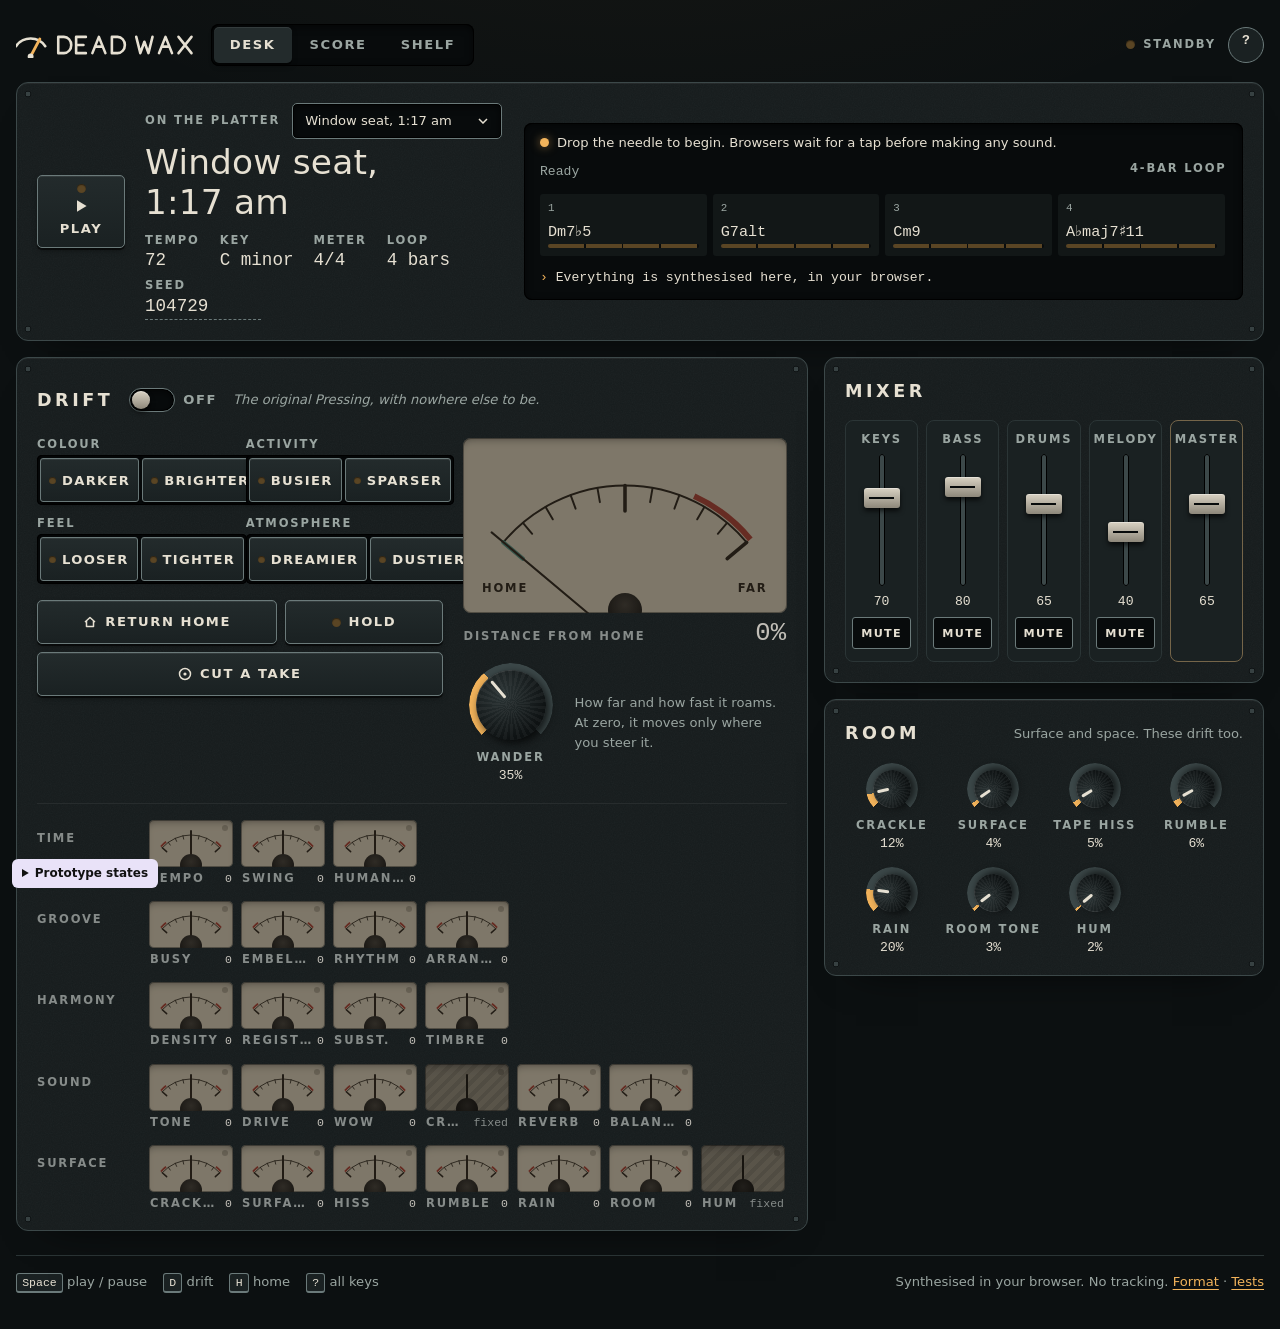
<file: design/prototype.html>
<!doctype html>
<html lang="en-AU">
  <head>
    <meta charset="utf-8" />
    <meta name="viewport" content="width=device-width,initial-scale=1" />
    <meta name="color-scheme" content="dark" />
    <meta name="theme-color" content="#0c1011" />
    <meta
      name="description"
      content="A small, self-contained lo-fi jazz studio. Write a Pressing, let it wander, bring it home."
    />
    <!-- Favicon: a VU arc with an amber needle. Inline SVG, no request. -->
    <link
      rel="icon"
      href="data:image/svg+xml,%3Csvg xmlns='http://www.w3.org/2000/svg' viewBox='0 0 64 64'%3E%3Crect width='64' height='64' rx='14' fill='%23141a1b'/%3E%3Cpath d='M10.7 33.1A26 26 0 0 1 53.3 33.1' fill='none' stroke='%23e6e0d2' stroke-width='5' stroke-linecap='round'/%3E%3Cpath d='M32 48L46.1 21.5' stroke='%23f2b35b' stroke-width='5' stroke-linecap='round'/%3E%3Ccircle cx='32' cy='48' r='6' fill='%23e6e0d2'/%3E%3C/svg%3E"
    />
    <title>Dead Wax — a small listening room</title>
    <!-- In index.html, paste these two files into one inline <style>. -->
    <link rel="stylesheet" href="tokens.css" />
    <link rel="stylesheet" href="components.css" />
    <style>
      /* Prototype-only: the state switcher. Do not copy into index.html. */
      .proto {
        position: fixed;
        left: 12px;
        bottom: 12px;
        z-index: 60;
        max-width: min(22rem, calc(100vw - 24px));
        font: 12px/1.4 var(--font-ui);
        color: #111;
      }
      .proto summary {
        cursor: pointer;
        width: max-content;
        padding: 6px 10px;
        border-radius: 6px;
        background: #e9e2f8;
        font-weight: 600;
      }
      .proto[open] summary {
        border-radius: 6px 6px 0 0;
      }
      .proto div {
        display: flex;
        flex-wrap: wrap;
        gap: 4px;
        padding: 8px;
        border-radius: 0 6px 6px 6px;
        background: #e9e2f8;
        max-height: 50vh;
        overflow: auto;
      }
      .proto b {
        flex-basis: 100%;
        margin-top: 4px;
      }
      .proto button {
        padding: 3px 7px;
        border: 1px solid #8a7fa6;
        border-radius: 4px;
        background: #fff;
        color: #111;
      }
    </style>
  </head>
  <body data-view="desk" data-audio="off" data-first-run>
    <a class="skip-link" href="#main">Skip to the controls</a>

    <div class="page">
      <header class="masthead">
        <a class="wordmark" href="./" aria-label="Dead Wax, home">
          <!-- Wordmark: monoline capitals drawn as strokes, so no font is needed. -->
          <svg viewBox="0 0 110 16" role="img" aria-hidden="true">
            <g
              fill="none"
              stroke="currentColor"
              stroke-width="1.6"
              stroke-linecap="round"
              stroke-linejoin="round"
            >
              <path d="M0 8.7A11 11 0 0 1 18 8.7" />
              <path
                d="M26 3H29.5A4.5 5 0 0 1 29.5 13H26Z M43 3H37V13H43M37 8H41.5 M47 13L51 3L55 13M48.6 9H53.4 M59 3H62.5A4.5 5 0 0 1 62.5 13H59Z M74 3L76.5 13L79 6L81.5 13L84 3 M88 13L92 3L96 13M89.6 9H94.4 M100 3L108 13M108 3L100 13"
              />
            </g>
            <path
              d="M9 15L14.6 4.4"
              stroke="var(--c-amber)"
              stroke-width="1.8"
              stroke-linecap="round"
            />
            <circle cx="9" cy="15" r="1.8" fill="currentColor" />
          </svg>
        </a>

        <nav class="tabs" aria-label="Views">
          <button
            class="tab"
            type="button"
            data-view="desk"
            aria-current="page"
            aria-keyshortcuts="P"
          >
            Desk
          </button>
          <button
            class="tab"
            type="button"
            data-view="score"
            aria-keyshortcuts="E"
          >
            Score
          </button>
          <button
            class="tab"
            type="button"
            data-view="shelf"
            aria-keyshortcuts="L"
          >
            Shelf
          </button>
        </nav>

        <div class="masthead__end">
          <span class="power legend"
            ><span class="lamp" aria-hidden="true"></span
            ><span id="power-text">Standby</span></span
          >
          <button
            class="icon-btn"
            type="button"
            id="shortcuts-open"
            aria-haspopup="dialog"
            aria-controls="shortcuts"
            aria-keyshortcuts="Shift+Slash"
            title="Keyboard shortcuts (?)"
          >
            ?<span class="sr-only"> Keyboard shortcuts</span>
          </button>
        </div>
      </header>

      <p id="storage-status" class="notice" role="status"></p>

      <main id="main" class="views">
        <!-- ═══════════════════════════ DESK ═══════════════════════════ -->
        <div class="view view--desk" id="view-desk">
          <!-- Transport -->
          <section class="rack transport" aria-labelledby="transport-title">
            <h2 id="transport-title" class="sr-only">Transport</h2>
            <div class="transport__keys" role="group" aria-label="Transport">
              <button
                id="play"
                class="key key--transport key--play"
                type="button"
                aria-keyshortcuts="Space"
              >
                <span class="lamp" aria-hidden="true"></span>
                <svg class="icon-play" viewBox="0 0 18 18" aria-hidden="true">
                  <path d="M5 3.2v11.6L14.6 9z" fill="currentColor" />
                </svg>
                <svg class="icon-pause" viewBox="0 0 18 18" aria-hidden="true">
                  <rect
                    x="4"
                    y="3.5"
                    width="3.4"
                    height="11"
                    rx="1"
                    fill="currentColor"
                  />
                  <rect
                    x="10.6"
                    y="3.5"
                    width="3.4"
                    height="11"
                    rx="1"
                    fill="currentColor"
                  />
                </svg>
                <span class="when-off">Play</span
                ><span class="when-on">Pause</span>
              </button>
            </div>

            <div class="transport__record">
              <div class="record-line">
                <span class="legend" aria-hidden="true">On the platter</span>
                <label class="sr-only" for="examples">Choose a record</label>
                <select id="examples" class="select select--compact">
                  <option value="0">Window seat, 1:17 am</option>
                  <option value="1">Sunday paper</option>
                  <option value="2">The last table</option>
                  <option value="3">Empty platform</option>
                  <option value="4">Three cups left</option>
                  <option value="custom" disabled>
                    Custom / edited Pressing
                  </option>
                </select>
              </div>
              <h1 id="title" class="title">Window seat, 1:17 am</h1>
              <dl class="meta">
                <div>
                  <dt class="legend">Tempo</dt>
                  <dd id="meta-tempo">72</dd>
                </div>
                <div>
                  <dt class="legend">Key</dt>
                  <dd id="meta-key">C minor</dd>
                </div>
                <div>
                  <dt class="legend">Meter</dt>
                  <dd id="meta-meter">4/4</dd>
                </div>
                <div>
                  <dt class="legend">Loop</dt>
                  <dd id="meta-bars">4 bars</dd>
                </div>
                <div>
                  <dt class="legend"><label for="seed">Seed</label></dt>
                  <dd>
                    <input
                      id="seed"
                      class="inline-input"
                      type="number"
                      inputmode="numeric"
                      min="0"
                      max="4294967295"
                      step="1"
                      value="104729"
                      aria-describedby="seed-help"
                    />
                    <span id="seed-help" class="sr-only"
                      >Takes effect on the next Play. Locked while
                      playing.</span
                    >
                  </dd>
                </div>
              </dl>
            </div>

            <div class="transport__display display">
              <p class="first-run">
                <span class="lamp is-on" aria-hidden="true"></span>
                Drop the needle to begin. Browsers wait for a tap before making
                any sound.
              </p>
              <div class="display__top">
                <output id="clock" class="display__clock">Ready</output>
                <span class="legend" id="bars-legend">4-bar loop</span>
              </div>
              <div class="loopmap" id="loopmap" aria-hidden="true"></div>
              <ol
                id="bars"
                class="bars"
                data-density="roomy"
                aria-label="Chords in the loop"
              ></ol>
              <div class="display__empty">
                <p style="margin: 0 0 var(--sp-3)">
                  No record on the platter. Choose one above, pull one from the
                  shelf, or drop a
                  <span class="mono">.deadwax</span> file anywhere.
                </p>
                <button class="key key--quiet" type="button" data-goto="shelf">
                  Go to the shelf
                </button>
              </div>
              <p
                id="status"
                class="display__status"
                role="status"
                aria-live="polite"
              >
                Everything is synthesised here, in your browser.
              </p>
            </div>
          </section>

          <!-- Drift -->
          <section class="rack drift" aria-labelledby="drift-title">
            <div class="rack__head">
              <h2 id="drift-title" class="rack__title">Drift</h2>
              <label class="toggle">
                <input
                  id="drift"
                  type="checkbox"
                  role="switch"
                  aria-keyshortcuts="D"
                />
                <span class="sr-only">Drift</span>
                <span class="toggle__track" aria-hidden="true"
                  ><span class="toggle__lever"></span
                ></span>
                <span class="toggle__text" aria-hidden="true"></span>
              </label>
              <p id="drift-status" class="drift__status" aria-live="polite">
                The original Pressing, with nowhere else to be.
              </p>
            </div>

            <div class="drift__console">
              <div class="drift__steer">
                <div id="directions" class="rockers">
                  <div
                    class="rocker"
                    role="group"
                    aria-labelledby="rocker-colour"
                  >
                    <span class="rocker__name legend" id="rocker-colour"
                      >Colour</span
                    >
                    <div class="rocker__body">
                      <button
                        type="button"
                        class="rocker__side"
                        data-direction="Darker"
                        aria-pressed="false"
                        aria-keyshortcuts="1"
                      >
                        <span class="lamp" aria-hidden="true"></span>Darker
                      </button>
                      <button
                        type="button"
                        class="rocker__side"
                        data-direction="Brighter"
                        aria-pressed="false"
                        aria-keyshortcuts="2"
                      >
                        <span class="lamp" aria-hidden="true"></span>Brighter
                      </button>
                    </div>
                  </div>
                  <div
                    class="rocker"
                    role="group"
                    aria-labelledby="rocker-activity"
                  >
                    <span class="rocker__name legend" id="rocker-activity"
                      >Activity</span
                    >
                    <div class="rocker__body">
                      <button
                        type="button"
                        class="rocker__side"
                        data-direction="Busier"
                        aria-pressed="false"
                        aria-keyshortcuts="3"
                      >
                        <span class="lamp" aria-hidden="true"></span>Busier
                      </button>
                      <button
                        type="button"
                        class="rocker__side"
                        data-direction="Sparser"
                        aria-pressed="false"
                        aria-keyshortcuts="4"
                      >
                        <span class="lamp" aria-hidden="true"></span>Sparser
                      </button>
                    </div>
                  </div>
                  <div
                    class="rocker"
                    role="group"
                    aria-labelledby="rocker-feel"
                  >
                    <span class="rocker__name legend" id="rocker-feel"
                      >Feel</span
                    >
                    <div class="rocker__body">
                      <button
                        type="button"
                        class="rocker__side"
                        data-direction="Looser"
                        aria-pressed="false"
                        aria-keyshortcuts="5"
                      >
                        <span class="lamp" aria-hidden="true"></span>Looser
                      </button>
                      <button
                        type="button"
                        class="rocker__side"
                        data-direction="Tighter"
                        aria-pressed="false"
                        aria-keyshortcuts="6"
                      >
                        <span class="lamp" aria-hidden="true"></span>Tighter
                      </button>
                    </div>
                  </div>
                  <div
                    class="rocker"
                    role="group"
                    aria-labelledby="rocker-atmosphere"
                  >
                    <span class="rocker__name legend" id="rocker-atmosphere"
                      >Atmosphere</span
                    >
                    <div class="rocker__body">
                      <button
                        type="button"
                        class="rocker__side"
                        data-direction="Dreamier"
                        aria-pressed="false"
                        aria-keyshortcuts="7"
                      >
                        <span class="lamp" aria-hidden="true"></span>Dreamier
                      </button>
                      <button
                        type="button"
                        class="rocker__side"
                        data-direction="Dustier"
                        aria-pressed="false"
                        aria-keyshortcuts="8"
                      >
                        <span class="lamp" aria-hidden="true"></span>Dustier
                      </button>
                    </div>
                  </div>
                </div>

                <div class="drift__actions">
                  <button
                    id="home"
                    class="key"
                    type="button"
                    aria-keyshortcuts="H"
                  >
                    <svg viewBox="0 0 14 14" aria-hidden="true">
                      <path
                        d="M2 7 7 2.5 12 7M3.5 6v5.5h7V6"
                        fill="none"
                        stroke="currentColor"
                        stroke-width="1.5"
                        stroke-linejoin="round"
                      />
                    </svg>
                    Return home
                  </button>
                  <button
                    id="hold"
                    class="key"
                    type="button"
                    aria-pressed="false"
                    aria-keyshortcuts="K"
                  >
                    <span class="lamp" aria-hidden="true"></span>Hold
                  </button>
                  <button
                    id="capture"
                    class="key"
                    type="button"
                    aria-keyshortcuts="C"
                  >
                    <svg viewBox="0 0 14 14" aria-hidden="true">
                      <circle
                        cx="7"
                        cy="7"
                        r="5.5"
                        fill="none"
                        stroke="currentColor"
                        stroke-width="1.5"
                      />
                      <circle cx="7" cy="7" r="1.6" fill="currentColor" />
                    </svg>
                    Cut a take
                  </button>
                </div>
              </div>

              <div class="drift__gauge-col">
                <figure
                  id="distance"
                  class="drift__gauge vu vu--gauge"
                  role="meter"
                  aria-labelledby="distance-label"
                  aria-valuemin="0"
                  aria-valuemax="100"
                  aria-valuenow="0"
                  aria-valuetext="At home"
                  style="--d: 0"
                >
                  <div class="vu__face">
                    <span class="vu__needle"></span>
                    <div class="vu__scale legend" aria-hidden="true">
                      <span>Home</span><span>Far</span>
                    </div>
                  </div>
                  <figcaption class="vu__legend">
                    <span id="distance-label" class="legend"
                      >Distance from home</span
                    >
                    <span
                      id="distance-value"
                      class="gauge__readout"
                      aria-hidden="true"
                      >0%</span
                    >
                  </figcaption>
                </figure>
                <div class="drift__wander">
                  <div class="knob knob--lg" style="--v: 0.35">
                    <div class="knob__dial" aria-hidden="true"></div>
                    <span class="knob__cap" aria-hidden="true"></span>
                    <input
                      id="wander"
                      class="knob__input"
                      type="range"
                      min="0"
                      max="1"
                      step="0.01"
                      value="0.35"
                      aria-describedby="wander-help"
                      aria-keyshortcuts="[ ]"
                    />
                    <label class="knob__name legend" for="wander">Wander</label>
                    <output id="wander-value" class="knob__value" for="wander"
                      >35%</output
                    >
                  </div>
                  <p id="wander-help" class="hint">
                    How far and how fast it roams. At zero, it moves only where
                    you steer it.
                  </p>
                </div>
              </div>
            </div>

            <!-- Filled by JS: one .vu per dimension, grouped. -->
            <div id="dimensions" class="bridge"></div>
          </section>

          <!-- Mixer -->
          <section class="rack mixer" aria-labelledby="mixer-title">
            <div class="rack__head">
              <h2 id="mixer-title" class="rack__title">Mixer</h2>
            </div>
            <div id="mutes" class="strips">
              <div class="strip" role="group" aria-labelledby="strip-chords">
                <span id="strip-chords" class="legend">Keys</span>
                <input
                  id="level-chords"
                  class="fader"
                  type="range"
                  min="0"
                  max="1"
                  step="0.01"
                  value="0.7"
                  aria-label="Keys level"
                />
                <output
                  id="level-value-chords"
                  class="strip__value"
                  for="level-chords"
                  >70</output
                >
                <button
                  id="mute-chords"
                  class="mute"
                  type="button"
                  aria-pressed="false"
                  aria-label="Mute keys"
                >
                  Mute
                </button>
              </div>
              <div class="strip" role="group" aria-labelledby="strip-bass">
                <span id="strip-bass" class="legend">Bass</span>
                <input
                  id="level-bass"
                  class="fader"
                  type="range"
                  min="0"
                  max="1"
                  step="0.01"
                  value="0.8"
                  aria-label="Bass level"
                />
                <output
                  id="level-value-bass"
                  class="strip__value"
                  for="level-bass"
                  >80</output
                >
                <button
                  id="mute-bass"
                  class="mute"
                  type="button"
                  aria-pressed="false"
                  aria-label="Mute bass"
                >
                  Mute
                </button>
              </div>
              <div class="strip" role="group" aria-labelledby="strip-drums">
                <span id="strip-drums" class="legend">Drums</span>
                <input
                  id="level-drums"
                  class="fader"
                  type="range"
                  min="0"
                  max="1"
                  step="0.01"
                  value="0.65"
                  aria-label="Drums level"
                />
                <output
                  id="level-value-drums"
                  class="strip__value"
                  for="level-drums"
                  >65</output
                >
                <button
                  id="mute-drums"
                  class="mute"
                  type="button"
                  aria-pressed="false"
                  aria-label="Mute drums"
                >
                  Mute
                </button>
              </div>
              <div class="strip" role="group" aria-labelledby="strip-melody">
                <span id="strip-melody" class="legend">Melody</span>
                <input
                  id="level-melody"
                  class="fader"
                  type="range"
                  min="0"
                  max="1"
                  step="0.01"
                  value="0.4"
                  aria-label="Melody level"
                />
                <output
                  id="level-value-melody"
                  class="strip__value"
                  for="level-melody"
                  >40</output
                >
                <button
                  id="mute-melody"
                  class="mute"
                  type="button"
                  aria-pressed="false"
                  aria-label="Mute melody"
                >
                  Mute
                </button>
              </div>
              <div
                class="strip strip--master"
                role="group"
                aria-labelledby="strip-master"
              >
                <span id="strip-master" class="legend">Master</span>
                <input
                  id="volume"
                  class="fader"
                  type="range"
                  min="0"
                  max="1"
                  step="0.01"
                  value="0.65"
                  aria-label="Master volume"
                />
                <output id="volume-value" class="strip__value" for="volume"
                  >65</output
                >
              </div>
            </div>
          </section>

          <!-- Textures -->
          <section class="rack textures" aria-labelledby="textures-title">
            <div class="rack__head">
              <h2 id="textures-title" class="rack__title">Room</h2>
              <span class="rack__aside hint"
                >Surface and space. These drift too.</span
              >
            </div>
            <div id="textures" class="knob-row">
              <div class="knob knob--sm">
                <div class="knob__dial" aria-hidden="true"></div>
                <span class="knob__cap" aria-hidden="true"></span
                ><input
                  id="texture-vinyl"
                  class="knob__input"
                  type="range"
                  min="0"
                  max="1"
                  step="0.01"
                  value="0.12"
                /><label class="knob__name legend" for="texture-vinyl"
                  >Crackle</label
                ><output
                  id="texture-value-vinyl"
                  class="knob__value"
                  for="texture-vinyl"
                  >12%</output
                >
              </div>
              <div class="knob knob--sm">
                <div class="knob__dial" aria-hidden="true"></div>
                <span class="knob__cap" aria-hidden="true"></span
                ><input
                  id="texture-surface"
                  class="knob__input"
                  type="range"
                  min="0"
                  max="1"
                  step="0.01"
                  value="0.04"
                /><label class="knob__name legend" for="texture-surface"
                  >Surface</label
                ><output
                  id="texture-value-surface"
                  class="knob__value"
                  for="texture-surface"
                  >4%</output
                >
              </div>
              <div class="knob knob--sm">
                <div class="knob__dial" aria-hidden="true"></div>
                <span class="knob__cap" aria-hidden="true"></span
                ><input
                  id="texture-tape"
                  class="knob__input"
                  type="range"
                  min="0"
                  max="1"
                  step="0.01"
                  value="0.05"
                /><label class="knob__name legend" for="texture-tape"
                  >Tape hiss</label
                ><output
                  id="texture-value-tape"
                  class="knob__value"
                  for="texture-tape"
                  >5%</output
                >
              </div>
              <div class="knob knob--sm">
                <div class="knob__dial" aria-hidden="true"></div>
                <span class="knob__cap" aria-hidden="true"></span
                ><input
                  id="texture-rumble"
                  class="knob__input"
                  type="range"
                  min="0"
                  max="1"
                  step="0.01"
                  value="0.06"
                /><label class="knob__name legend" for="texture-rumble"
                  >Rumble</label
                ><output
                  id="texture-value-rumble"
                  class="knob__value"
                  for="texture-rumble"
                  >6%</output
                >
              </div>
              <div class="knob knob--sm">
                <div class="knob__dial" aria-hidden="true"></div>
                <span class="knob__cap" aria-hidden="true"></span
                ><input
                  id="texture-rain"
                  class="knob__input"
                  type="range"
                  min="0"
                  max="1"
                  step="0.01"
                  value="0.2"
                /><label class="knob__name legend" for="texture-rain"
                  >Rain</label
                ><output
                  id="texture-value-rain"
                  class="knob__value"
                  for="texture-rain"
                  >20%</output
                >
              </div>
              <div class="knob knob--sm">
                <div class="knob__dial" aria-hidden="true"></div>
                <span class="knob__cap" aria-hidden="true"></span
                ><input
                  id="texture-room"
                  class="knob__input"
                  type="range"
                  min="0"
                  max="1"
                  step="0.01"
                  value="0.03"
                /><label class="knob__name legend" for="texture-room"
                  >Room tone</label
                ><output
                  id="texture-value-room"
                  class="knob__value"
                  for="texture-room"
                  >3%</output
                >
              </div>
              <div class="knob knob--sm">
                <div class="knob__dial" aria-hidden="true"></div>
                <span class="knob__cap" aria-hidden="true"></span
                ><input
                  id="texture-hum"
                  class="knob__input"
                  type="range"
                  min="0"
                  max="1"
                  step="0.01"
                  value="0.02"
                /><label class="knob__name legend" for="texture-hum">Hum</label
                ><output
                  id="texture-value-hum"
                  class="knob__value"
                  for="texture-hum"
                  >2%</output
                >
              </div>
            </div>
          </section>
        </div>

        <!-- ═══════════════════════════ SCORE ═══════════════════════════ -->
        <div class="view view--score" id="view-score">
          <section class="rack score" aria-labelledby="score-title">
            <div class="rack__head">
              <h2 id="score-title" class="rack__title">Score</h2>
              <span id="editor-chip" class="chip">✓ Valid</span>
              <a class="rack__aside" href="FORMAT.md">Pressing format</a>
            </div>
            <div class="editor" id="editor-frame">
              <div class="editor__gutter" aria-hidden="true">
                <div class="editor__gutter-inner" id="editor-gutter"></div>
              </div>
              <div class="editor__surface">
                <pre
                  class="editor__tint"
                  id="editor-tint"
                  aria-hidden="true"
                ></pre>
                <textarea
                  id="editor"
                  class="editor__input"
                  aria-label="Pressing source"
                  aria-describedby="errors"
                  spellcheck="false"
                  autocapitalize="off"
                  autocomplete="off"
                  wrap="off"
                ></textarea>
              </div>
            </div>
            <div id="errors" class="errors" aria-live="polite"></div>
            <div class="score__bar">
              <button
                id="apply"
                class="key key--primary"
                type="button"
                aria-keyshortcuts="Control+Enter Meta+Enter"
              >
                Apply at next bar
              </button>
              <button id="download" class="key" type="button">
                <svg viewBox="0 0 14 14" aria-hidden="true">
                  <path
                    d="M7 2v7M4 6.5 7 9.5l3-3M2.5 12h9"
                    fill="none"
                    stroke="currentColor"
                    stroke-width="1.5"
                    stroke-linecap="round"
                    stroke-linejoin="round"
                  />
                </svg>
                Export .deadwax
              </button>
              <span class="spacer"></span>
              <p class="hint">Invalid text never replaces what’s playing.</p>
            </div>
          </section>
        </div>

        <!-- ═══════════════════════════ SHELF ═══════════════════════════ -->
        <div class="view view--shelf" id="view-shelf">
          <section class="rack shelf" aria-labelledby="shelf-title">
            <div class="rack__head">
              <h2 id="shelf-title" class="rack__title">Shelf</h2>
              <span class="legend" id="shelf-count">3 records</span>
              <button
                id="new"
                class="key rack__aside"
                type="button"
                aria-keyshortcuts="N"
              >
                <svg viewBox="0 0 14 14" aria-hidden="true">
                  <path
                    d="M7 2.5v9M2.5 7h9"
                    fill="none"
                    stroke="currentColor"
                    stroke-width="1.6"
                    stroke-linecap="round"
                  />
                </svg>
                New Pressing
              </button>
            </div>
            <form class="save-row" id="save-form">
              <label class="sr-only" for="save-name">Name on the sleeve</label>
              <input
                id="save-name"
                class="input"
                type="text"
                placeholder="Name on the sleeve"
                autocomplete="off"
              />
              <button id="save" class="key key--primary" type="submit">
                Save to shelf
              </button>
            </form>
            <ul id="library" class="sleeves" aria-label="Saved Pressings"></ul>
            <div class="empty" id="shelf-empty" hidden>
              <svg viewBox="0 0 48 48" aria-hidden="true">
                <rect
                  x="6"
                  y="6"
                  width="36"
                  height="36"
                  rx="2"
                  fill="none"
                  stroke="currentColor"
                  stroke-width="2"
                />
                <circle
                  cx="24"
                  cy="24"
                  r="11"
                  fill="none"
                  stroke="currentColor"
                  stroke-width="2"
                />
                <circle cx="24" cy="24" r="2" fill="currentColor" />
              </svg>
              <p><strong>The shelf is bare.</strong></p>
              <p>
                Save what’s on the platter, cut a take while it drifts, or bring
                a record in from a file or a Gist.
              </p>
            </div>
          </section>

          <section class="rack import" aria-labelledby="import-title">
            <div class="rack__head" style="margin: 0">
              <h2 id="import-title" class="rack__title">Bring a record in</h2>
            </div>
            <div class="dropzone" id="dropzone">
              <svg viewBox="0 0 32 32" aria-hidden="true">
                <path
                  d="M16 4v16M10 14l6 6 6-6M5 22v5h22v-5"
                  fill="none"
                  stroke="currentColor"
                  stroke-width="2"
                  stroke-linecap="round"
                  stroke-linejoin="round"
                />
              </svg>
              <p style="margin: 0">
                Drop a <span class="mono">.deadwax</span> file anywhere on the
                page
              </p>
              <button id="upload" class="key" type="button">
                Choose a file…
              </button>
              <input
                type="file"
                id="file"
                accept=".deadwax,text/plain"
                hidden
              />
              <p class="hint">
                Plain text, up to 1 MB. It’s read here and never uploaded.
              </p>
            </div>

            <div class="gist" id="gist-panel" data-state="idle">
              <div class="field">
                <label for="gist" class="legend">GitHub Gist URL or ID</label>
                <div class="input-row">
                  <input
                    id="gist"
                    class="input"
                    type="text"
                    inputmode="url"
                    autocomplete="off"
                    spellcheck="false"
                    placeholder="gist.github.com/you/1a2b3c…"
                  />
                  <button id="import-gist" class="key" type="button">
                    Fetch
                  </button>
                </div>
              </div>
              <p id="gist-message" class="gist__msg" role="status"></p>
              <div id="gist-files" class="gist__files" hidden>
                <div class="field">
                  <label for="gist-choice" class="legend"
                    >This Gist has several files</label
                  >
                  <select id="gist-choice" class="select"></select>
                </div>
                <button id="gist-load" class="key" type="button">
                  Load file
                </button>
              </div>
              <p class="hint">
                Public and secret Gists work without signing in. GitHub allows
                60 requests an hour per network. This is the only thing Dead Wax
                ever fetches.
              </p>
            </div>
          </section>
        </div>
      </main>

      <footer class="foot">
        <div class="foot__keys" aria-hidden="true">
          <span><kbd>Space</kbd> play / pause</span>
          <span><kbd>D</kbd> drift</span>
          <span><kbd>H</kbd> home</span>
          <span><kbd>?</kbd> all keys</span>
        </div>
        <div>
          Synthesised in your browser. No tracking.
          <a href="FORMAT.md">Format</a> ·
          <a href="tests.html">Tests</a>
        </div>
      </footer>
    </div>

    <div class="drop-veil" aria-hidden="true">
      <div>Drop the needle…</div>
    </div>

    <dialog id="shortcuts" class="sheet" aria-labelledby="shortcuts-title">
      <div class="rack__head">
        <h2 id="shortcuts-title" class="rack__title">Keys</h2>
      </div>
      <dl class="shortcut-list">
        <dt><kbd>Space</kbd></dt>
        <dd>Play / pause</dd>
        <dt><kbd>D</kbd></dt>
        <dd>Drift on / off</dd>
        <dt><kbd>1</kbd>–<kbd>8</kbd></dt>
        <dd>
          Steer: darker, brighter, busier, sparser, looser, tighter, dreamier,
          dustier
        </dd>
        <dt><kbd>[</kbd> <kbd>]</kbd></dt>
        <dd>Wander less / more</dd>
        <dt><kbd>H</kbd></dt>
        <dd>Return home</dd>
        <dt><kbd>K</kbd></dt>
        <dd>Hold (keep this state)</dd>
        <dt><kbd>C</kbd></dt>
        <dd>Cut a take (a new Pressing)</dd>
        <dt><kbd>N</kbd></dt>
        <dd>New Pressing</dd>
        <dt><kbd>P</kbd> <kbd>E</kbd> <kbd>L</kbd></dt>
        <dd>Desk, Score, Shelf</dd>
        <dt><kbd>Ctrl</kbd>/<kbd>⌘</kbd> <kbd>Enter</kbd></dt>
        <dd>Apply the score (in the editor)</dd>
        <dt><kbd>?</kbd></dt>
        <dd>This list</dd>
      </dl>
      <p class="hint" style="margin-bottom: var(--sp-4)">
        Shortcuts pause while you’re typing. Space only plays when focus isn’t
        on a button or field.
      </p>
      <form method="dialog">
        <button class="key" type="submit">Close</button>
      </form>
    </dialog>

    <!-- Prototype-only state switcher. Not part of the handoff. -->
    <details class="proto" id="proto">
      <summary>Prototype states</summary>
      <div>
        <b>Transport</b>
        <button data-proto="first-run">First run</button>
        <button data-proto="playing">Playing + drifting</button>
        <button data-proto="stopped">Paused</button>
        <button data-proto="empty">No Pressing</button>
        <b>Loop length</b>
        <button data-proto="bars-4">4 bars</button>
        <button data-proto="bars-2">2</button>
        <button data-proto="bars-8">8</button>
        <button data-proto="bars-12">12 bars</button>
        <button data-proto="bars-16">16</button>
        <button data-proto="bars-24">24</button>
        <button data-proto="bars-32">32 bars</button>
        <button data-proto="bars-64">64 bars</button>
        <b>Errors and storage</b>
        <button data-proto="storage">Storage unavailable</button>
        <button data-proto="editor-errors">Editor errors</button>
        <button data-proto="drag">Drag-over veil</button>
        <b>Shelf and Gist</b>
        <button data-proto="shelf-empty">Empty shelf</button>
        <button data-proto="gist-loading">Gist loading</button>
        <button data-proto="gist-404">Gist 404</button>
        <button data-proto="gist-limit">Rate limited</button>
        <button data-proto="gist-choose">Several files</button>
      </div>
    </details>

    <script>
      // Prototype interactions with fake data. Wiring notes: components.md.
      (() => {
        const $ = (id) => document.getElementById(id);
        const body = document.body;
        const reduceMotion = matchMedia("(prefers-reduced-motion: reduce)");

        // ── Fake Pressing data ────────────────────────────────────────────
        const SOURCE = `deadwax 1
title Window seat, 1:17 am
tempo 72
meter 4/4
key C minor
swing 0.18
bars 4
seed 104729

chords Dm7b5:4 G7alt:4 Cm9:4 Abmaj7#11:4
bass auto root-fifth
melody -:2 F5:0.5 Eb5:0.5 D5:1 -:2 B4:1 Ab4:1 G4:3 -:1 Eb5:1 D5:1 C5:2
kick X... ..g. x... ....
rim .... x... .... x..g
hats x.g. x.g. x.g. x.gg
brushes .... .... g... ....

instrument chords epiano
instrument bass upright
instrument melody vibes
level chords 0.7
level bass 0.8
level melody 0.4
level drums 0.65

; surface and space
texture vinyl 0.12
texture tape 0.05
texture rain 0.2

drift rate 0.35
drift tempo 58 100
drift swing 0 0.4
drift tone 0.1 0.9
drift reverb 0.1 0.75
drift rain 0 0.5`;

        // Bars: each is a list of [chord, held?]. held = continues from before.
        const LOOPS = {
          4: [[["Dm7b5"]], [["G7alt"]], [["Cm9"]], [["Abmaj7#11"]]],
        };
        const cycle = [
          "Dm9",
          "G13",
          "Cmaj9",
          "Am9",
          "Fmaj7#11",
          "E7alt",
          "Am9",
          "D9",
          "Gm9",
          "C13",
          "Fmaj9",
          "Bb13",
          "Ebmaj7",
          "Ab7#11",
          "Dm7b5",
          "G7b9",
        ];
        for (const n of [2, 8, 12, 16, 24, 32, 64])
          LOOPS[n] = Array.from({ length: n }, (_, i) => {
            if (i % 7 === 5) return [[cycle[(i - 1) % 16], true]];
            if (i % 5 === 3) return [[cycle[i % 16]], [cycle[(i + 3) % 16]]];
            return [[cycle[i % 16]]];
          });

        // Dimension specs: [absolute min, absolute max, origin, lo, hi | null].
        const DIMS = {
          tempo: [45, 130, 72, 58, 100],
          swing: [0, 0.48, 0.18, 0, 0.4],
          humanise: [0, 1, 0.18, 0, 0.8],
          busyness: [0, 1, 0.35, 0.05, 0.9],
          embellish: [0, 1, 0.1, 0, 0.8],
          rhythm: [0, 1, 0, 0, 0.7],
          arrangement: [0, 1, 0, 0, 0.45],
          density: [0, 1, 0.55, 0.1, 0.95],
          register: [0, 1, 0.45, 0.2, 0.8],
          substitution: [0, 1, 0, 0, 0.45],
          timbre: [0, 1, 0, 0, 1],
          tone: [0, 1, 0.48, 0.1, 0.9],
          saturation: [0, 1, 0.25, 0.05, 0.8],
          wow: [0, 1, 0.2, 0, 0.75],
          crush: [0, 1, 0, null, null],
          reverb: [0, 0.85, 0.24, 0.1, 0.75],
          balance: [0, 1, 0.5, 0.2, 0.8],
          vinyl: [0, 1, 0.12, 0, 0.5],
          surface: [0, 1, 0.04, 0, 0.2],
          tape: [0, 1, 0.05, 0, 0.4],
          rumble: [0, 1, 0.06, 0, 0.2],
          rain: [0, 1, 0.2, 0, 0.5],
          room: [0, 1, 0.03, 0, 0.3],
          hum: [0, 1, 0.02, null, null],
        };
        const GROUPS = {
          Time: ["tempo", "swing", "humanise"],
          Groove: ["busyness", "embellish", "rhythm", "arrangement"],
          Harmony: ["density", "register", "substitution", "timbre"],
          Sound: ["tone", "saturation", "wow", "crush", "reverb", "balance"],
          Surface: [
            "vinyl",
            "surface",
            "tape",
            "rumble",
            "rain",
            "room",
            "hum",
          ],
        };
        const LABELS = {
          busyness: "Busy",
          embellish: "Embellish",
          arrangement: "Arrange",
          substitution: "Subst.",
          saturation: "Drive",
          humanise: "Humanise",
          vinyl: "Crackle",
          tape: "Hiss",
          room: "Room",
        };
        const DIRECTIONS = {
          Darker: { tone: -0.32, register: -0.14, tempo: -8 },
          Brighter: { tone: 0.32, register: 0.15 },
          Busier: {
            busyness: 0.45,
            embellish: 0.45,
            density: 0.25,
            rhythm: 0.4,
          },
          Sparser: {
            busyness: -0.3,
            density: -0.3,
            arrangement: 0.35,
            embellish: -0.1,
          },
          Looser: { swing: 0.18, humanise: 0.45, wow: 0.2 },
          Tighter: { swing: -0.14, humanise: -0.18, wow: -0.15 },
          Dreamier: {
            reverb: 0.38,
            timbre: 0.75,
            tempo: -8,
            arrangement: 0.15,
          },
          Dustier: {
            vinyl: 0.3,
            tape: 0.2,
            saturation: 0.4,
            tone: -0.2,
            wow: 0.4,
            substitution: 0.3,
          },
        };

        // ── Helpers (also suggested for the real app) ────────────────────
        const clamp = (v, a, b) => Math.min(b, Math.max(a, v));
        const pretty = (s) =>
          s
            .replace(/^([A-G])b/, "$1♭")
            .replace(/b(5|9|13)/g, "♭$1")
            .replace(/#/g, "♯");
        const status = (t) => ($("status").textContent = t);
        const driftStatus = (t) => ($("drift-status").textContent = t);

        // ── Build the meter bridge ───────────────────────────────────────
        for (const [group, keys] of Object.entries(GROUPS)) {
          const fs = document.createElement("div");
          fs.className = "bridge__group";
          fs.setAttribute("role", "group");
          fs.setAttribute("aria-labelledby", "group-" + group.toLowerCase());
          fs.innerHTML = `<span class="bridge__name legend" id="group-${group.toLowerCase()}">${group}</span><div class="bridge__meters"></div>`;
          for (const k of keys) {
            const locked = DIMS[k][3] === null;
            const label = LABELS[k] || k[0].toUpperCase() + k.slice(1);
            fs.lastElementChild.insertAdjacentHTML(
              "beforeend",
              `<div class="vu${locked ? " is-locked" : ""}" id="dim-${k}" role="meter" aria-label="${label}" aria-valuemin="-100" aria-valuemax="100" aria-valuenow="0" aria-valuetext="${locked ? "Fixed at home" : "At home"}" style="--d:0">
                <div class="vu__face" aria-hidden="true"><span class="vu__needle"></span><span class="vu__peak"></span></div>
                <div class="vu__legend" aria-hidden="true"><span class="vu__name legend">${label}</span><span class="vu__value">${locked ? "fixed" : "0"}</span></div>
              </div>`,
            );
          }
          $("dimensions").append(fs);
        }

        // ── Drift simulation ─────────────────────────────────────────────
        const state = {
          current: {},
          velocity: {},
          target: {},
          direction: null,
          home: false,
          hold: false,
          drift: false,
        };
        function resetDrift() {
          for (const k in DIMS) {
            state.current[k] = state.target[k] = DIMS[k][2];
            state.velocity[k] = 0;
          }
          state.direction = null;
          state.home = false;
        }
        resetDrift();

        function stepDrift() {
          if (state.hold || (!state.drift && !state.home)) return;
          const wander = +$("wander").value;
          for (const k in DIMS) {
            const [A, B, o, lo, hi] = DIMS[k];
            if (lo === null) continue;
            const range = B - A;
            if (state.home) state.target[k] = o;
            else if (state.direction)
              state.target[k] = clamp(
                o +
                  (DIRECTIONS[state.direction][k] || 0) *
                    (k === "tempo" ? 1 : 1),
                lo,
                hi,
              );
            else
              state.target[k] = clamp(
                state.target[k] + (Math.random() - 0.5) * wander * range * 0.35,
                lo,
                hi,
              );
            const noise = state.home
              ? 0
              : (Math.random() - 0.5) * wander * range * 0.06;
            state.velocity[k] =
              state.velocity[k] * 0.55 +
              (state.target[k] - state.current[k]) * 0.22 +
              noise;
            state.current[k] = clamp(
              state.current[k] + state.velocity[k],
              lo,
              hi,
            );
          }
          if (state.home && distance() < 0.01) {
            state.home = false;
            driftStatus("Home. The Pressing as written.");
          }
        }

        // Signed deviation, −1 … 1, relative to the permitted range.
        function deviation(k) {
          const [, , o, lo, hi] = DIMS[k];
          if (lo === null) return 0;
          const c = state.current[k];
          return c >= o
            ? hi > o
              ? (c - o) / (hi - o)
              : 0
            : o > lo
              ? (c - o) / (o - lo)
              : 0;
        }
        function distance() {
          const ks = Object.keys(DIMS).filter((k) => DIMS[k][3] !== null);
          return Math.sqrt(
            ks.reduce((n, k) => n + deviation(k) ** 2, 0) / ks.length,
          );
        }

        function renderMeters() {
          for (const k in DIMS) {
            const el = $("dim-" + k);
            if (el.classList.contains("is-locked")) continue;
            const [A, B, o] = DIMS[k];
            const d = deviation(k);
            const delta = state.current[k] - o;
            const shown =
              k === "tempo"
                ? Math.round(delta)
                : Math.round((delta / (B - A)) * 100);
            const text =
              shown === 0 ? "0" : (shown > 0 ? "+" : "−") + Math.abs(shown);
            const label = el.getAttribute("aria-label");
            el.style.setProperty("--d", d.toFixed(3));
            el.classList.toggle("is-limit", Math.abs(d) > 0.97);
            el.querySelector(".vu__value").textContent = text;
            el.setAttribute("aria-valuenow", Math.round(d * 100));
            el.setAttribute(
              "aria-valuetext",
              Math.abs(d) < 0.02
                ? "At home"
                : k === "tempo"
                  ? `${state.current[k].toFixed(0)} BPM, ${Math.abs(delta).toFixed(0)} ${delta > 0 ? "faster" : "slower"} than home`
                  : `${Math.abs(Math.round(d * 100))}% of the way to its ${d > 0 ? "upper" : "lower"} limit`,
            );
          }
          const dist = distance();
          const pct = Math.round(dist * 100);
          $("distance").style.setProperty("--d", dist.toFixed(3));
          $("distance").setAttribute("aria-valuenow", pct);
          $("distance").setAttribute(
            "aria-valuetext",
            pct < 2 ? "At home" : `${pct}% from home`,
          );
          $("distance-value").textContent = pct + "%";
        }

        // ── Bars, loop map and clock ─────────────────────────────────────
        let loop = LOOPS[4];
        function drawBars() {
          const n = loop.length;
          const bars = $("bars");
          // Rows of 4 bars, or 8 when the loop divides by 8 and there's room.
          bars.dataset.row = n < 4 ? String(n) : "4";
          bars.toggleAttribute("data-eight", n % 8 === 0);
          bars.toggleAttribute("data-long", n > 8);
          bars.style.setProperty("--beats", 4);
          bars.innerHTML = loop
            .map((chords, i) => {
              const text = chords
                .map(
                  ([c, held]) =>
                    `<span${held ? ' class="is-held"' : ""}>${pretty(c)}</span>`,
                )
                .join('<span class="sep" aria-hidden="true">/</span>');
              const names = chords.map(([c]) => pretty(c)).join(" / ");
              return `<li class="bar"><button type="button" class="bar__btn" data-bar="${i}" tabindex="${i === 0 ? 0 : -1}" aria-label="Bar ${i + 1}, ${names}"><span class="bar__n">${i + 1}</span><span class="bar__chord">${text}</span><span class="bar__sweep"></span></button></li>`;
            })
            .join("");
          $("loopmap").innerHTML = "<i></i>".repeat(n);
          $("meta-bars").textContent = n + " bars";
          $("bars-legend").textContent = n + "-bar loop";
        }
        drawBars();

        // Bars are one tab stop (roving tabindex): Tab in, arrows to move,
        // Enter/Space or tap to jump.
        $("bars").addEventListener("click", (e) => {
          const b = e.target.closest(".bar__btn");
          if (b) jumpTo(+b.dataset.bar);
        });
        $("bars").addEventListener("keydown", (e) => {
          const b = e.target.closest(".bar__btn");
          if (!b) return;
          const i = +b.dataset.bar,
            n = loop.length,
            cols = getComputedStyle($("bars")).gridTemplateColumns.split(
              " ",
            ).length;
          const to = {
            ArrowRight: i + 1,
            ArrowLeft: i - 1,
            ArrowDown: i + cols,
            ArrowUp: i - cols,
            Home: 0,
            End: n - 1,
          }[e.key];
          if (to === undefined) return;
          e.preventDefault();
          const next =
            $("bars").children[Math.max(0, Math.min(n - 1, to))]
              ?.firstElementChild;
          b.tabIndex = -1;
          next.tabIndex = 0;
          next.focus();
          keepInView(next.parentElement);
        });

        let bar = -1,
          loopCount = 0,
          timer = null;
        // Playhead: `bar` is the current bar; `barStart`/`barDur` give the
        // position inside it. Pause keeps both, so Play resumes mid-bar.
        let barStart = 0,
          barDur = 0,
          resumeFrac = 0,
          cued = null; // bar index queued by a tap; lands on the next beat

        function setActive(i, frac = 0) {
          const cells = $("bars").children,
            marks = $("loopmap").children;
          for (let j = 0; j < cells.length; j++) {
            const on = j === i;
            const btn = cells[j].firstElementChild;
            cells[j].classList.toggle("is-active", on);
            on
              ? btn.setAttribute("aria-current", "true")
              : btn.removeAttribute("aria-current");
            cells[j].classList.toggle("is-cued", j === cued);
            marks[j].classList.toggle("is-active", on);
            marks[j].classList.toggle("is-past", j < i);
          }
          if (cells[i]) {
            // Restart the sweep from `frac` of the way through the bar.
            const sweep = cells[i].querySelector(".bar__sweep");
            sweep.style.setProperty("--from", frac.toFixed(3));
            sweep.style.display = "none";
            sweep.offsetWidth;
            sweep.style.display = "";
            keepInView(cells[i]);
          }
        }
        function keepInView(cell) {
          const box = $("bars");
          const top = cell.offsetTop - box.offsetTop;
          if (
            top < box.scrollTop ||
            top + cell.offsetHeight > box.scrollTop + box.clientHeight
          )
            box.scrollTo({
              top: top - 4,
              behavior: reduceMotion.matches ? "auto" : "smooth",
            });
        }
        function updateClock() {
          $("clock").textContent =
            body.dataset.audio === "on"
              ? `${state.current.tempo.toFixed(1)} BPM · bar ${bar + 1}/${loop.length} · loop ${loopCount + 1}`
              : `Needle up · bar ${bar + 1}/${loop.length}`;
        }
        // Advance to the next bar (or to `cued`), then schedule the next one.
        // `frac` > 0 when resuming mid-bar.
        function tick(frac = 0) {
          if (frac === 0) {
            if (cued !== null) {
              bar = cued;
              cued = null;
            } else if (++bar >= loop.length) {
              bar = 0;
              loopCount++;
            }
            stepDrift();
            renderMeters();
          }
          barDur = (60 / state.current.tempo) * 4 * 1000;
          barStart = performance.now() - frac * barDur;
          $("bars").style.setProperty(
            "--bar-dur",
            (barDur / 1000).toFixed(2) + "s",
          );
          setActive(bar, frac);
          updateClock();
          timer = setTimeout(tick, barDur * (1 - frac));
        }
        // Tap a bar: while playing, it's cued for the next bar line (so the
        // phrase never breaks); while paused, it moves the playhead there.
        function jumpTo(i) {
          if (i === bar && body.dataset.audio === "on") {
            // Tapping the playing bar cancels a pending cue.
            if (cued !== null) {
              cued = null;
              setActive(bar, (performance.now() - barStart) / barDur);
              status("Cue cancelled.");
            }
            return;
          }
          if (body.dataset.audio !== "on") {
            bar = i;
            resumeFrac = 0;
            fresh = false;
            setActive(bar);
            updateClock();
            status(`Needle moved to bar ${i + 1}. Play starts there.`);
            return;
          }
          // Cue it: tick() picks it up at the next bar line.
          cued = i;
          setActive(bar, (performance.now() - barStart) / barDur);
          status(`Bar ${i + 1} is next.`);
        }

        // One key: Play (needle drop) ⇄ Pause (tape stop). Pausing keeps the
        // drifted state and the playhead; Play carries on from that point.
        let fresh = true;
        function play() {
          if (body.dataset.audio === "on" || body.dataset.pressing === "none")
            return;
          delete body.dataset.firstRun;
          body.dataset.audio = "on";
          $("power-text").textContent = "Spinning";
          $("seed").disabled = true;
          if (fresh) {
            resetDrift();
            renderMeters();
            loopCount = 0;
            bar = -1;
            fresh = false;
            status("Needle down.");
            tick();
          } else {
            status(`Needle down at bar ${bar + 1}.`);
            tick(resumeFrac);
          }
        }
        function pause() {
          if (body.dataset.audio !== "on") return;
          clearTimeout(timer);
          resumeFrac = Math.min(0.999, (performance.now() - barStart) / barDur);
          cued = null;
          body.dataset.audio = "off";
          $("power-text").textContent = "Needle up";
          $("seed").disabled = false;
          setActive(bar, resumeFrac);
          updateClock();
          status(
            `Needle up. Play carries on from bar ${bar + 1}; Return home starts afresh.`,
          );
        }
        const togglePlay = () =>
          body.dataset.audio === "on" ? pause() : play();
        $("play").onclick = togglePlay;

        // ── Drift controls ───────────────────────────────────────────────
        $("drift").onchange = () => {
          state.drift = $("drift").checked;
          driftStatus(
            state.drift
              ? "Wandering within this Pressing’s permitted dimensions."
              : "Drift paused here. Return home to restore the original.",
          );
        };
        const directionButtons = [
          ...document.querySelectorAll("[data-direction]"),
        ];
        for (const b of directionButtons)
          b.onclick = () => {
            if (body.dataset.audio !== "on")
              return status("Drop the needle before steering.");
            const name = b.dataset.direction;
            const same = state.direction === name;
            state.direction = same ? null : name;
            state.home = false;
            state.hold = false;
            state.drift = $("drift").checked = true;
            $("hold").setAttribute("aria-pressed", "false");
            for (const x of directionButtons)
              x.setAttribute("aria-pressed", String(!same && x === b));
            driftStatus(
              same
                ? "Free wandering again."
                : `Heading ${name.toLowerCase()}. It arrives a little each bar.`,
            );
          };
        $("home").onclick = () => {
          if (body.dataset.audio !== "on") {
            // Paused: snap home now, and the next Play is a fresh session
            // from bar 1.
            fresh = true;
            resumeFrac = 0;
            setActive(-1);
            $("clock").textContent = "Ready";
            resetDrift();
            renderMeters();
          }
          state.home = body.dataset.audio === "on";
          state.direction = null;
          state.hold = false;
          $("hold").setAttribute("aria-pressed", "false");
          for (const x of directionButtons)
            x.setAttribute("aria-pressed", "false");
          driftStatus(
            body.dataset.audio === "on"
              ? "Coming home. Give it a loop or two."
              : "Already home.",
          );
        };
        $("hold").onclick = () => {
          if (body.dataset.audio !== "on")
            return status("Drop the needle before holding.");
          state.hold = !state.hold;
          $("hold").setAttribute("aria-pressed", String(state.hold));
          driftStatus(
            state.hold
              ? "Holding here. The groove keeps turning."
              : "Released. It’s wandering again.",
          );
        };
        // Capture never overwrites: it makes a new, untitled-but-named
        // Pressing on the shelf and puts it on the platter. The original
        // stays on the shelf untouched.
        $("capture").onclick = () => {
          const name = `${$("title").textContent.replace(/ · take \d+$/, "")} · take ${++takes}`;
          addSleeve(
            name,
            "72 BPM · C minor · 4/4 · 4 bars · captured just now",
            true,
          );
          $("title").textContent = name;
          state.drift = $("drift").checked = false;
          driftStatus("This take is the new home. Drift is off.");
          status(
            `Cut “${name}” and put it on the platter. The original is untouched on your shelf.`,
          );
        };
        let takes = 0;

        // ── Knobs and faders ─────────────────────────────────────────────
        for (const knob of document.querySelectorAll(".knob")) {
          const input = knob.querySelector(".knob__input");
          const out = knob.querySelector("output");
          const sync = () => {
            const v = (input.value - input.min) / (input.max - input.min);
            knob.style.setProperty("--v", v);
            out.textContent = Math.round(input.value * 100) + "%";
          };
          input.addEventListener("input", sync);
          sync();
          // Enhancement: drag up/right to increase, without jumping on click.
          input.addEventListener("pointerdown", (e) => {
            e.preventDefault();
            input.focus();
            const x0 = e.clientX,
              y0 = e.clientY,
              v0 = +input.value,
              span = input.max - input.min;
            input.setPointerCapture(e.pointerId);
            const move = (ev) => {
              input.value = clamp(
                v0 + ((y0 - ev.clientY + ev.clientX - x0) / 180) * span,
                +input.min,
                +input.max,
              );
              input.dispatchEvent(new Event("input", { bubbles: true }));
            };
            const up = () => {
              input.removeEventListener("pointermove", move);
              input.dispatchEvent(new Event("change", { bubbles: true }));
            };
            input.addEventListener("pointermove", move);
            input.addEventListener("pointerup", up, { once: true });
            input.addEventListener("pointercancel", up, { once: true });
          });
        }
        for (const f of document.querySelectorAll(".fader")) {
          const out = document.querySelector(`output[for="${f.id}"]`);
          f.addEventListener(
            "input",
            () => (out.textContent = Math.round(f.value * 100)),
          );
        }
        for (const m of document.querySelectorAll(".mute"))
          m.onclick = () =>
            m.setAttribute(
              "aria-pressed",
              String(m.getAttribute("aria-pressed") !== "true"),
            );

        // ── Views ────────────────────────────────────────────────────────
        function setView(v) {
          body.dataset.view = v;
          for (const t of document.querySelectorAll(".tab"))
            t.dataset.view === v
              ? t.setAttribute("aria-current", "page")
              : t.removeAttribute("aria-current");
          if (v === "score") syncEditor();
        }
        for (const t of document.querySelectorAll(".tab"))
          t.onclick = () => setView(t.dataset.view);
        for (const b of document.querySelectorAll("[data-goto]"))
          b.onclick = () => setView(b.dataset.goto);

        // ── Editor: cheap tint, gutter and fake diagnostics ──────────────
        const editor = $("editor");
        editor.value = SOURCE;
        const KNOWN = [
          "deadwax",
          "title",
          "tempo",
          "meter",
          "key",
          "swing",
          "bars",
          "seed",
          "chords",
          "chord-notes",
          "bass",
          "melody",
          "kick",
          "snare",
          "rim",
          "hats",
          "brushes",
          "perc",
          "instrument",
          "level",
          "mute",
          "texture",
          "drift",
          "dimension",
        ];
        const GRIDS = ["kick", "snare", "rim", "hats", "brushes", "perc"];
        const esc = (s) => s.replace(/&/g, "&amp;").replace(/</g, "&lt;");

        function diagnose(lines) {
          const errs = [];
          lines.forEach((line, i) => {
            const code = line.replace(/(^|\s);.*$/, "");
            const m = code.match(/^(\s*)(\S+)/);
            if (!m) return;
            const word = m[2],
              col = m[1].length + 1;
            if (!KNOWN.includes(word))
              errs.push({
                line: i + 1,
                column: col,
                length: word.length,
                message: `Unknown directive “${word}”.`,
              });
            else if (word === "tempo") {
              const v = code.slice(col + 5).trim();
              if (!(+v >= 45 && +v <= 130))
                errs.push({
                  line: i + 1,
                  column: code.indexOf(v) + 1,
                  length: v.length || 1,
                  message: "Tempo must be a number from 45 to 130.",
                });
            } else if (GRIDS.includes(word)) {
              const rest = code.slice(col - 1 + word.length);
              const bad = rest.search(/[^ .xXg|]/);
              if (bad >= 0)
                errs.push({
                  line: i + 1,
                  column: col + word.length + bad,
                  length: 1,
                  message: `“${rest[bad]}” isn’t a drum mark. Use . x X or g.`,
                });
            }
          });
          if (lines[0]?.trim() !== "deadwax 1")
            errs.unshift({
              line: 1,
              column: 1,
              length: (lines[0] || "").length || 1,
              message: "The first line must be exactly “deadwax 1”.",
            });
          return errs;
        }

        function tintLine(line, err) {
          // Error token first, so it can be underlined precisely.
          const comment = line.search(/(^|\s);/);
          let code = comment >= 0 ? line.slice(0, comment) : line;
          const rest = comment >= 0 ? line.slice(comment) : "";
          const parts = code.split(/(\s+)/);
          const word = parts.find((p) => p.trim());
          let html = "",
            pos = 0,
            seenWord = false;
          for (const p of parts) {
            let cls = "";
            if (!p.trim()) cls = "";
            else if (!seenWord) {
              cls = "t-kw";
              seenWord = true;
            } else if (GRIDS.includes(word)) cls = "grid";
            else if (/^-?\d+(\.\d+)?$/.test(p)) cls = "t-num";
            else if (
              [
                "instrument",
                "level",
                "texture",
                "drift",
                "dimension",
                "mute",
              ].includes(word)
            )
              cls = "t-name";
            else if (["chords", "chord-notes", "bass", "melody"].includes(word))
              cls = "seq";
            let inner = esc(p);
            if (cls === "grid")
              inner = [...p]
                .map((c) =>
                  c === "X" || c === "x"
                    ? `<span class="t-hit">${c}</span>`
                    : c === "g"
                      ? `<span class="t-ghost">g</span>`
                      : `<span class="t-rest">${esc(c)}</span>`,
                )
                .join("");
            else if (cls === "seq")
              inner = esc(p)
                .replace(/^(-)(?=:)/, '<span class="t-rest">-</span>')
                .replace(/(:[\d.]+)$/, '<span class="t-dur">$1</span>');
            if (
              err &&
              pos <= err.column - 1 &&
              err.column - 1 < pos + p.length &&
              p.trim()
            )
              inner = `<span class="t-error">${inner}</span>`;
            html +=
              cls && cls !== "grid" && cls !== "seq"
                ? `<span class="${cls}">${inner}</span>`
                : inner;
            pos += p.length;
          }
          if (rest) html += `<span class="t-comment">${esc(rest)}</span>`;
          return err
            ? `<span class="t-line-error">${html || " "}</span>`
            : html;
        }

        function syncEditor() {
          const lines = editor.value.split("\n");
          const errs = diagnose(lines);
          const byLine = new Map(errs.map((e) => [e.line, e]));
          $("editor-tint").innerHTML =
            lines.map((l, i) => tintLine(l, byLine.get(i + 1))).join("\n") +
            "\n";
          $("editor-gutter").innerHTML = lines
            .map((_, i) =>
              byLine.has(i + 1)
                ? `<span class="is-error">! ${i + 1}</span>`
                : i + 1,
            )
            .join("\n");
          $("editor-frame").classList.add("is-tinted");
          editor.setAttribute("aria-invalid", String(!!errs.length));
          const chip = $("editor-chip");
          chip.className = errs.length ? "chip chip--error" : "chip";
          chip.textContent = errs.length
            ? `✕ ${errs.length} ${errs.length === 1 ? "problem" : "problems"}`
            : "✓ Valid";
          $("errors").replaceChildren(
            ...errs.map((e) => {
              const b = document.createElement("button");
              b.type = "button";
              b.className = "error";
              b.innerHTML = `<span class="error__pos">Line ${e.line}, col ${e.column}</span><span>${esc(e.message)}</span>`;
              b.onclick = () => {
                const start =
                  lines
                    .slice(0, e.line - 1)
                    .reduce((n, l) => n + l.length + 1, 0) +
                  e.column -
                  1;
                editor.focus();
                editor.setSelectionRange(start, start + e.length);
              };
              return b;
            }),
          );
          syncScroll();
          return errs;
        }
        function syncScroll() {
          $("editor-tint").style.transform =
            `translate(${-editor.scrollLeft}px, ${-editor.scrollTop}px)`;
          $("editor-gutter").style.transform =
            `translateY(${-editor.scrollTop}px)`;
        }
        let editTimer;
        editor.addEventListener("input", () => {
          // Re-tint immediately (cheap), diagnose on the same pass.
          clearTimeout(editTimer);
          editTimer = setTimeout(syncEditor, 60);
        });
        editor.addEventListener("scroll", syncScroll);
        syncEditor();

        // New Pressing: a minimal valid template, opened in the Score view.
        // It isn't saved until the listener saves it; Apply puts it on the platter.
        const TEMPLATE = `deadwax 1
title Untitled pressing
tempo 76
meter 4/4
key D dorian
swing 0.16
bars 4

; Four bars, a chord each. Durations are in quarter notes.
chords Dm9:4 G13:4 Dm9:4 Em7:2 A7alt:2
bass auto root-fifth
kick X... ..x. x... ....
rim .... x... .... x...
hats x.x. x.x. x.x. x.xg

drift rate 0.3
drift tone 0.2 0.8
drift busyness 0.1 0.7
`;
        $("new").onclick = () => {
          editor.value = TEMPLATE;
          setView("score");
          syncEditor();
          editor.focus();
          editor.setSelectionRange(6 + 10, 6 + 10 + 18);
          status(
            "A blank Pressing is in the score. Apply to hear it; save it to the shelf to keep it.",
          );
        };

        $("apply").onclick = () => {
          const errs = syncEditor();
          status(
            errs.length
              ? "Not applied. Fix the marked lines; the record on the platter keeps playing."
              : "Queued. It drops in at the next bar.",
          );
          if (errs.length) $("errors").firstElementChild?.focus();
        };
        $("download").onclick = () => {
          if (syncEditor().length)
            return status("Fix the marked lines before exporting.");
          const a = document.createElement("a");
          a.href = URL.createObjectURL(
            new Blob([editor.value], { type: "text/plain" }),
          );
          a.download = "window-seat-1-17-am.deadwax";
          a.click();
          setTimeout(() => URL.revokeObjectURL(a.href), 1000);
          status("Exported the exact editor text.");
        };

        // ── Shelf ────────────────────────────────────────────────────────
        const hue = (s) =>
          [...s].reduce((h, c) => (h * 31 + c.charCodeAt(0)) % 360, 7);
        function sleeveHTML(name, meta, current) {
          return `<li class="sleeve${current ? " is-current" : ""}" data-name="${esc(name)}" style="--hue:${hue(name)}">
            <span class="sleeve__spine" aria-hidden="true"></span>
            <div class="sleeve__body"><h3 class="sleeve__title">${esc(name)}</h3><p class="sleeve__meta">${meta}</p></div>
            <div class="sleeve__actions" role="group" aria-label="${esc(name)}">
              <button class="key key--quiet" type="button" data-action="load">Put on</button>
              <button class="key key--quiet" type="button" data-action="rename">Rename</button>
              <button class="key key--quiet" type="button" data-action="duplicate">Duplicate</button>
              <button class="key key--quiet" type="button" data-action="export">Export</button>
              <button class="key key--quiet key--danger" type="button" data-action="delete">Delete</button>
            </div>
          </li>`;
        }
        function addSleeve(name, meta, current = false) {
          if (current)
            for (const x of $("library").children)
              x.classList.remove("is-current");
          $("library").insertAdjacentHTML(
            "afterbegin",
            sleeveHTML(name, meta, current),
          );
          renderShelf();
        }
        function renderShelf() {
          const n = $("library").children.length;
          $("shelf-empty").hidden = n > 0;
          $("library").hidden = n === 0;
          $("shelf-count").textContent = n === 1 ? "1 record" : `${n} records`;
        }
        $("library").innerHTML = [
          sleeveHTML(
            "Window seat, 1:17 am",
            "72 BPM · C minor · 4/4 · 4 bars · saved 12 Nov",
            true,
          ),
          sleeveHTML(
            "Window seat, a bit dustier",
            "64 BPM · C minor · 4/4 · 4 bars · captured 13 Nov",
          ),
          sleeveHTML(
            "Night bus, 24 stops",
            "68 BPM · F major · 4/4 · 32 bars · from Gist 9 Nov",
          ),
        ].join("");
        renderShelf();

        $("library").addEventListener("click", (e) => {
          const b = e.target.closest("button");
          if (!b) return;
          const li = b.closest(".sleeve");
          const name = li.dataset.name;
          const actions = li.querySelector(".sleeve__actions");
          const restore = () => {
            li.querySelector(".sleeve__rename, .sleeve__confirm")?.remove();
            actions.hidden = false;
          };
          switch (b.dataset.action) {
            case "load":
              for (const s of $("library").children)
                s.classList.toggle("is-current", s === li);
              $("title").textContent = name;
              status(`“${name}” is on the platter.`);
              break;
            case "rename": {
              actions.hidden = true;
              li.insertAdjacentHTML(
                "beforeend",
                `<form class="sleeve__rename"><label class="sr-only" for="rn">New name for ${esc(name)}</label><input id="rn" class="input" value="${esc(name)}" /><button class="key key--primary" type="submit">Rename</button><button class="key key--quiet" type="button" data-action="cancel">Cancel</button></form>`,
              );
              const input = li.querySelector("#rn");
              input.select();
              li.querySelector("form").onsubmit = (ev) => {
                ev.preventDefault();
                const v = input.value.trim();
                if (v) {
                  li.dataset.name = v;
                  li.querySelector(".sleeve__title").textContent = v;
                  actions.setAttribute("aria-label", v);
                }
                restore();
                b.focus();
              };
              break;
            }
            case "duplicate":
              li.insertAdjacentHTML(
                "afterend",
                sleeveHTML(
                  name + " (copy)",
                  li.querySelector(".sleeve__meta").textContent,
                ),
              );
              renderShelf();
              status(`Duplicated “${name}”.`);
              break;
            case "export":
              status(`Exported “${name}” as a .deadwax file.`);
              break;
            case "delete":
              actions.hidden = true;
              li.insertAdjacentHTML(
                "beforeend",
                `<div class="sleeve__confirm" role="alert"><p>Take “${esc(name)}” off the shelf? This can’t be undone.</p><button class="key key--quiet key--danger" type="button" data-action="confirm-delete">Delete</button><button class="key key--quiet" type="button" data-action="cancel">Keep it</button></div>`,
              );
              li.querySelector('[data-action="cancel"]').focus();
              break;
            case "confirm-delete": {
              const next = li.nextElementSibling || li.previousElementSibling;
              li.remove();
              renderShelf();
              (next?.querySelector("button") || $("save-name")).focus();
              status(`Removed “${name}” from the shelf.`);
              break;
            }
            case "cancel":
              restore();
              li.querySelector(`[data-action]`).focus();
              break;
          }
        });
        $("save-form").onsubmit = (e) => {
          e.preventDefault();
          addSleeve(
            $("save-name").value.trim() || $("title").textContent,
            "72 BPM · C minor · 4/4 · 4 bars · saved just now",
          );
          $("save-name").value = "";
          status("Saved to your shelf.");
        };

        // ── Import: file, drag and drop, Gist ────────────────────────────
        $("upload").onclick = () => $("file").click();
        $("file").onchange = () => {
          if ($("file").files[0])
            status(
              `Read “${$("file").files[0].name}”. It’s on the platter, needle up.`,
            );
          $("file").value = "";
        };
        let dragDepth = 0;
        addEventListener("dragenter", (e) => {
          e.preventDefault();
          dragDepth++;
          body.classList.add("is-dragging");
        });
        addEventListener("dragover", (e) => e.preventDefault());
        addEventListener("dragleave", () => {
          if (--dragDepth <= 0) body.classList.remove("is-dragging");
        });
        addEventListener("drop", (e) => {
          e.preventDefault();
          dragDepth = 0;
          body.classList.remove("is-dragging");
          const f = e.dataTransfer.files[0];
          if (f) status(`Read “${f.name}”. It’s on the platter, needle up.`);
        });

        function gistState(s, msg) {
          $("gist-panel").dataset.state = s;
          $("gist-message").textContent = msg || "";
          $("gist-files").hidden = s !== "choose";
          $("import-gist").disabled = s === "loading";
          $("gist").setAttribute("aria-invalid", String(s === "error"));
        }
        const GIST_MSG = {
          loading: "Asking GitHub for the Gist…",
          error:
            "Gist not found (404). Check the ID, and that the Gist is public or secret, not deleted.",
          limited:
            "GitHub’s limit of 60 requests an hour has been reached. Try again after 2:40 pm, or download the file and drop it here.",
          choose: "This Gist has several files. Choose one to load.",
          done: "Loaded “night-bus.deadwax” from the Gist. It’s on the platter, needle up.",
        };
        $("import-gist").onclick = () => {
          const v = $("gist").value.trim();
          if (!v)
            return gistState(
              "error",
              "Enter a Gist URL (gist.github.com/…) or its hexadecimal ID.",
            );
          gistState("loading", GIST_MSG.loading);
          setTimeout(() => {
            if (/404|missing/.test(v)) gistState("error", GIST_MSG.error);
            else if (/limit/.test(v)) gistState("limited", GIST_MSG.limited);
            else if (/multi/.test(v)) showChoice();
            else gistState("done", GIST_MSG.done);
          }, 1400);
        };
        function showChoice() {
          $("gist-choice").innerHTML = [
            "night-bus.deadwax",
            "night-bus-alt.deadwax",
            "README.md",
          ]
            .map((f, i) => `<option value="${i}">${f}</option>`)
            .join("");
          gistState("choose", GIST_MSG.choose);
        }
        $("gist-load").onclick = () =>
          gistState(
            "done",
            `Loaded “${$("gist-choice").selectedOptions[0].text}”.`,
          );

        // ── Keyboard shortcuts ───────────────────────────────────────────
        $("shortcuts-open").onclick = () => $("shortcuts").showModal();
        document.addEventListener("keydown", (e) => {
          const t = e.target;
          if (t === editor && e.key === "Enter" && (e.metaKey || e.ctrlKey)) {
            e.preventDefault();
            return $("apply").click();
          }
          if (e.metaKey || e.ctrlKey || e.altKey || e.defaultPrevented) return;
          if (
            t.closest(
              "input:not([type=range]):not([type=checkbox]), textarea, select, [contenteditable], dialog",
            )
          )
            return;
          if (e.key === " ") {
            if (t.closest("button, input, a, summary, label")) return; // let Space activate the focused control
            e.preventDefault();
            return togglePlay();
          }
          const k = e.key.toLowerCase();
          const nudge = (by) => {
            const w = $("wander");
            w.value = clamp(+w.value + by, 0, 1);
            w.dispatchEvent(new Event("input", { bubbles: true }));
            status(`Wander ${Math.round(w.value * 100)}%.`);
          };
          const map = {
            d: () => $("drift").click(),
            h: () => $("home").click(),
            k: () => $("hold").click(),
            c: () => $("capture").click(),
            p: () => setView("desk"),
            e: () => setView("score"),
            l: () => setView("shelf"),
            n: () => $("new").click(),
            "?": () => $("shortcuts").showModal(),
            "[": () => nudge(-0.05),
            "]": () => nudge(0.05),
          };
          if (/^[1-8]$/.test(k))
            map[k] = () => directionButtons[+k - 1].click();
          if (map[k]) {
            e.preventDefault();
            map[k]();
          }
        });

        // ── Prototype state switcher ─────────────────────────────────────
        $("proto").addEventListener("click", (e) => {
          const s = e.target.dataset.proto;
          if (!s) return;
          const reset = () => {
            if (body.dataset.pressing === "none") {
              delete body.dataset.pressing;
              $("title").textContent =
                loop.length === 4
                  ? "Window seat, 1:17 am"
                  : `Night bus, ${loop.length} stops`;
              $("meta-tempo").textContent = "72";
              $("meta-key").textContent = "C minor";
              $("meta-meter").textContent = "4/4";
              $("meta-bars").textContent = loop.length + " bars";
            }
            $("play").disabled = false;
          };
          if (s.startsWith("bars-")) {
            const was = body.dataset.audio;
            pause();
            fresh = true;
            resumeFrac = 0;
            loop = LOOPS[s.slice(5)];
            $("title").textContent =
              loop.length === 4
                ? "Window seat, 1:17 am"
                : `Night bus, ${loop.length} stops`;
            drawBars();
            if (was === "on") play();
            return setView("desk");
          }
          switch (s) {
            case "first-run":
              reset();
              pause();
              fresh = true;
              resumeFrac = 0;
              setActive(-1);
              $("power-text").textContent = "Standby";
              $("clock").textContent = "Ready";
              body.dataset.firstRun = "";
              status("Everything is synthesised here, in your browser.");
              setView("desk");
              break;
            case "playing":
              reset();
              play();
              $("drift").checked = state.drift = true;
              $("wander").value = 0.6;
              $("wander").dispatchEvent(new Event("input"));
              directionButtons[0].click();
              setView("desk");
              break;
            case "stopped":
              reset();
              pause();
              setView("desk");
              break;
            case "empty":
              pause();
              body.dataset.pressing = "none";
              delete body.dataset.firstRun;
              $("title").textContent = "Nothing on the platter";
              for (const id of [
                "meta-tempo",
                "meta-key",
                "meta-meter",
                "meta-bars",
              ])
                $(id).textContent = "—";
              $("play").disabled = true;
              status("Choose a record to put on.");
              setView("desk");
              break;
            case "storage":
              $("storage-status").textContent = $("storage-status").textContent
                ? ""
                : "This browser isn’t letting Dead Wax save, so the shelf lasts only until you close the tab. You can still play, edit and export files.";
              break;
            case "editor-errors":
              editor.value = SOURCE.replace("tempo 72", "tempo 172")
                .replace("hats x.g. x.g.", "hats x.g. x.q.")
                .replace("swing 0.18", "swng 0.18");
              setView("score");
              syncEditor();
              break;
            case "drag":
              body.classList.add("is-dragging");
              setTimeout(() => body.classList.remove("is-dragging"), 2500);
              break;
            case "shelf-empty":
              $("library").innerHTML = "";
              renderShelf();
              setView("shelf");
              break;
            case "gist-loading":
              setView("shelf");
              $("gist").value = "1a2b3c4d5e6f7a8b9c0d";
              gistState("loading", GIST_MSG.loading);
              break;
            case "gist-404":
              setView("shelf");
              $("gist").value = "missing";
              gistState("error", GIST_MSG.error);
              break;
            case "gist-limit":
              setView("shelf");
              $("gist").value = "1a2b3c4d5e6f7a8b9c0d";
              gistState("limited", GIST_MSG.limited);
              break;
            case "gist-choose":
              setView("shelf");
              $("gist").value = "multi";
              showChoice();
              break;
          }
        });

        renderMeters();
      })();
    </script>
  </body>
</html>
</file>
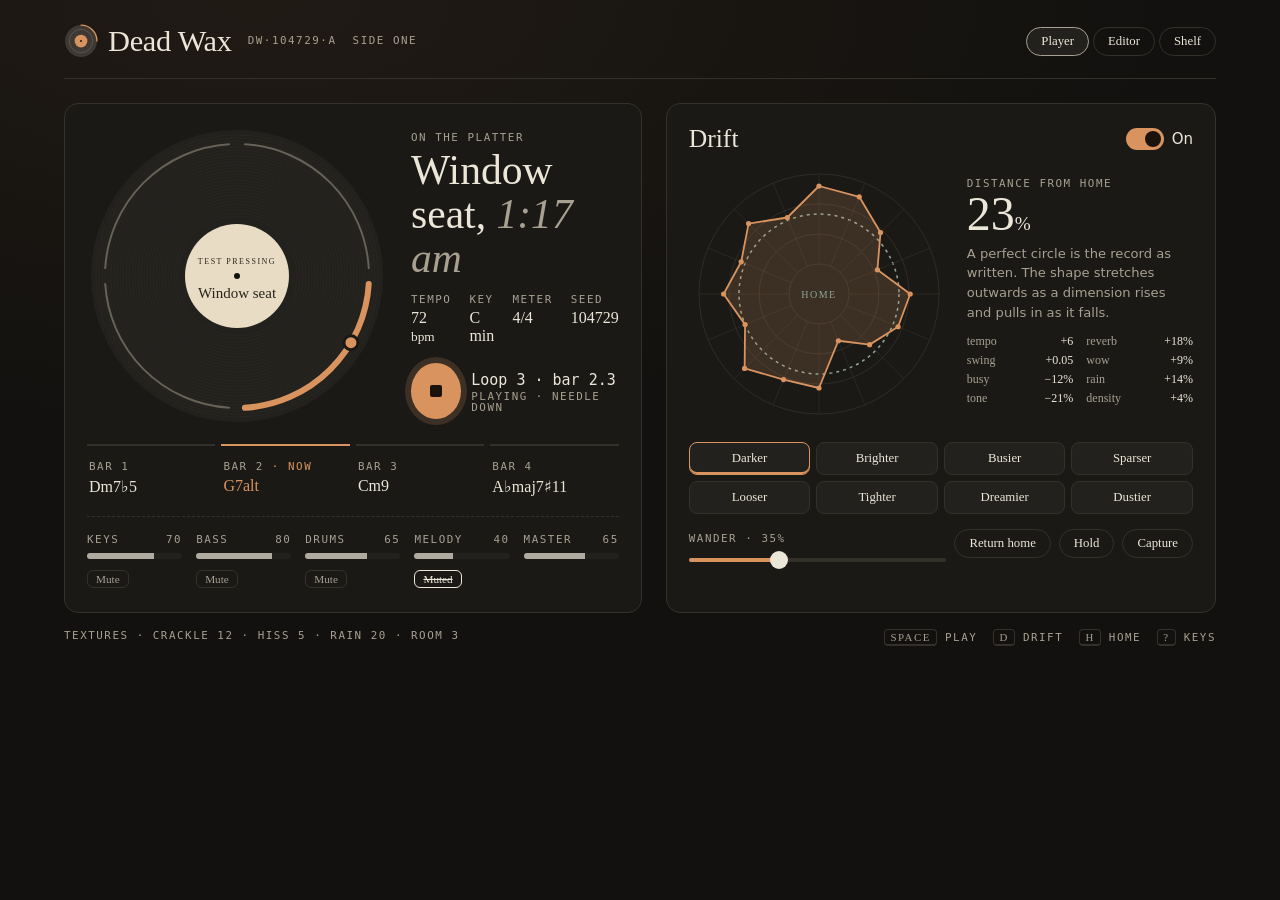
<file: design/mockups/a-runout.html>
<!doctype html>
<html lang="en-AU">
  <head>
    <meta charset="utf-8" />
    <meta name="viewport" content="width=device-width,initial-scale=1" />
    <title>Direction A · Run-out — Dead Wax mockup</title>
    <style>
      :root {
        color-scheme: dark;
        --bg: #12110f;
        --surface: #1a1916;
        --raised: #23211d;
        --line: #34312b;
        --ink: #ece6d8;
        --muted: #a8a090;
        --accent: #d9935f;
        --accent-ink: #1b120b;
        --label: #e8dcc4;
        --label-ink: #2a241b;
        --home: #8fa898;
      }
      * {
        box-sizing: border-box;
      }
      body {
        margin: 0;
        min-height: 100vh;
        background:
          radial-gradient(
            120% 80% at 20% 0%,
            color-mix(in oklab, var(--accent) 7%, transparent),
            transparent 60%
          ),
          var(--bg);
        color: var(--ink);
        font:
          15px/1.5 "IBM Plex Sans",
          system-ui,
          sans-serif;
      }
      .mono {
        font-family: "IBM Plex Mono", ui-monospace, monospace;
      }
      .etch {
        font:
          500 0.68rem/1 "IBM Plex Mono",
          monospace;
        letter-spacing: 0.14em;
        text-transform: uppercase;
        color: var(--muted);
      }
      main {
        max-width: 1200px;
        margin: auto;
        padding: 24px;
      }
      header {
        display: flex;
        align-items: center;
        gap: 16px;
        padding-bottom: 20px;
        border-bottom: 1px solid var(--line);
      }
      .wordmark {
        display: flex;
        align-items: center;
        gap: 10px;
        font:
          400 1.9rem/1 "Instrument Serif",
          serif;
        letter-spacing: -0.01em;
      }
      header nav {
        margin-left: auto;
        display: flex;
        gap: 4px;
      }
      header nav button,
      .btn {
        font: 500 0.8rem "IBM Plex Sans";
        color: var(--ink);
        background: transparent;
        border: 1px solid var(--line);
        border-radius: 999px;
        padding: 6px 14px;
      }
      header nav button[aria-current="page"] {
        background: var(--raised);
        border-color: var(--muted);
      }
      .grid {
        display: grid;
        grid-template-columns: minmax(0, 1.05fr) minmax(0, 1fr);
        gap: 24px;
        margin-top: 24px;
      }
      .card {
        background: var(--surface);
        border: 1px solid var(--line);
        border-radius: 14px;
        padding: 22px;
      }
      .now {
        display: grid;
        grid-template-columns: 300px 1fr;
        gap: 24px;
        align-items: center;
      }
      h1 {
        font:
          400 2.6rem/1.05 "Instrument Serif",
          serif;
        margin: 6px 0 10px;
      }
      h1 em {
        color: var(--muted);
      }
      h2 {
        font:
          400 1.6rem/1 "Instrument Serif",
          serif;
        margin: 0;
      }
      dl.meta {
        display: grid;
        grid-template-columns: repeat(4, auto);
        gap: 4px 18px;
        margin: 14px 0 18px;
        justify-content: start;
      }
      dl.meta dt {
        grid-row: 1;
      }
      dl.meta dd {
        margin: 0;
        grid-row: 2;
        font: 500 1rem "IBM Plex Mono";
      }
      .transport {
        display: flex;
        gap: 10px;
        align-items: center;
      }
      .play {
        width: 56px;
        height: 56px;
        border-radius: 50%;
        border: 0;
        background: var(--accent);
        color: var(--accent-ink);
        display: grid;
        place-items: center;
        box-shadow: 0 0 0 6px
          color-mix(in oklab, var(--accent) 18%, transparent);
      }
      .chords {
        display: grid;
        grid-template-columns: repeat(4, 1fr);
        gap: 6px;
        margin-top: 18px;
      }
      .chord {
        border-top: 2px solid var(--line);
        padding: 8px 2px 0;
      }
      .chord b {
        display: block;
        font: 500 1rem "IBM Plex Mono";
      }
      .chord.on {
        border-color: var(--accent);
      }
      .chord.on b {
        color: var(--accent);
      }
      .chord.on .etch::after {
        content: " · now";
        color: var(--accent);
      }
      .parts {
        display: grid;
        grid-template-columns: repeat(5, 1fr);
        gap: 14px;
        margin-top: 20px;
        padding-top: 18px;
        border-top: 1px dashed var(--line);
      }
      .part label {
        display: flex;
        justify-content: space-between;
      }
      .part .meter {
        height: 6px;
        border-radius: 3px;
        background: var(--raised);
        margin: 8px 0;
        overflow: hidden;
      }
      .part .meter i {
        display: block;
        height: 100%;
        background: var(--ink);
        opacity: 0.7;
      }
      .part button {
        font: 500 0.7rem "IBM Plex Mono";
        color: var(--muted);
        background: none;
        border: 1px solid var(--line);
        border-radius: 6px;
        padding: 2px 8px;
      }
      .part button[aria-pressed="true"] {
        color: var(--ink);
        border-color: var(--ink);
        text-decoration: line-through;
      }
      .drift-head {
        display: flex;
        align-items: center;
        justify-content: space-between;
      }
      .switch {
        display: inline-flex;
        align-items: center;
        gap: 8px;
        font-weight: 500;
      }
      .switch i {
        width: 38px;
        height: 22px;
        border-radius: 11px;
        background: var(--accent);
        position: relative;
      }
      .switch i::after {
        content: "";
        position: absolute;
        right: 3px;
        top: 3px;
        width: 16px;
        height: 16px;
        border-radius: 50%;
        background: var(--accent-ink);
      }
      .groove-wrap {
        display: grid;
        grid-template-columns: 260px 1fr;
        gap: 18px;
        align-items: center;
        margin-top: 12px;
      }
      .legend {
        font-size: 0.82rem;
        color: var(--muted);
      }
      .legend ul {
        list-style: none;
        padding: 0;
        margin: 10px 0 0;
        columns: 2;
      }
      .legend li {
        display: flex;
        justify-content: space-between;
        gap: 8px;
        padding: 2px 0;
        font: 0.75rem "IBM Plex Mono";
      }
      .legend li b {
        color: var(--ink);
        font-weight: 500;
      }
      .dirs {
        display: grid;
        grid-template-columns: repeat(4, 1fr);
        gap: 6px;
        margin: 18px 0 12px;
      }
      .dirs button {
        font: 500 0.8rem "IBM Plex Sans";
        color: var(--ink);
        background: var(--raised);
        border: 1px solid var(--line);
        border-radius: 8px;
        padding: 8px 0;
      }
      .dirs button[aria-pressed="true"] {
        border-color: var(--accent);
        box-shadow: inset 0 -2px 0 var(--accent);
      }
      .row {
        display: flex;
        gap: 8px;
        flex-wrap: wrap;
        align-items: center;
      }
      .slider {
        flex: 1;
        min-width: 160px;
      }
      .slider .track {
        height: 4px;
        background: var(--line);
        border-radius: 2px;
        position: relative;
        margin-top: 10px;
      }
      .slider .track i {
        position: absolute;
        left: 0;
        top: 0;
        bottom: 0;
        width: 35%;
        background: var(--accent);
        border-radius: 2px;
      }
      .slider .track b {
        position: absolute;
        left: 35%;
        top: -7px;
        width: 18px;
        height: 18px;
        margin-left: -9px;
        border-radius: 50%;
        background: var(--ink);
      }
      footer {
        margin-top: 18px;
        display: flex;
        justify-content: space-between;
      }
      kbd {
        font: 0.68rem "IBM Plex Mono";
        border: 1px solid var(--line);
        border-bottom-width: 2px;
        border-radius: 4px;
        padding: 1px 5px;
        color: var(--muted);
      }
    </style>
  </head>
  <body>
    <main>
      <header>
        <div class="wordmark">
          <svg width="34" height="34" viewBox="0 0 64 64" aria-hidden="true">
            <circle cx="32" cy="32" r="30" fill="currentColor" opacity=".16" />
            <circle
              cx="32"
              cy="32"
              r="22"
              fill="none"
              stroke="currentColor"
              stroke-opacity=".3"
            />
            <circle cx="32" cy="32" r="12" fill="var(--accent)" />
            <path
              d="M32 2 A30 30 0 0 1 62 32"
              fill="none"
              stroke="var(--accent)"
              stroke-width="2.5"
              stroke-linecap="round"
            />
            <circle cx="32" cy="32" r="1.8" fill="var(--bg)" />
          </svg>
          Dead Wax
        </div>
        <span class="etch">DW·104729·A&nbsp;&nbsp;side one</span>
        <nav aria-label="Views">
          <button aria-current="page">Player</button><button>Editor</button
          ><button>Shelf</button>
        </nav>
      </header>

      <div class="grid">
        <section class="card">
          <div class="now">
            <svg
              id="record"
              viewBox="0 0 300 300"
              role="img"
              aria-label="Bar 2 of 4, chord G7alt"
            ></svg>
            <div>
              <div class="etch">On the platter</div>
              <h1>Window seat, <em>1:17 am</em></h1>
              <dl class="meta">
                <dt class="etch">Tempo</dt>
                <dd>72 <small>bpm</small></dd>
                <dt class="etch">Key</dt>
                <dd>C min</dd>
                <dt class="etch">Meter</dt>
                <dd>4/4</dd>
                <dt class="etch">Seed</dt>
                <dd>104729</dd>
              </dl>
              <div class="transport">
                <button class="play" aria-label="Stop">
                  <svg width="18" height="18" viewBox="0 0 18 18">
                    <rect
                      x="3"
                      y="3"
                      width="12"
                      height="12"
                      rx="2"
                      fill="currentColor"
                    />
                  </svg>
                </button>
                <div>
                  <div class="mono">Loop 3 · bar 2.3</div>
                  <div class="etch">Playing · needle down</div>
                </div>
              </div>
            </div>
          </div>
          <div class="chords">
            <div class="chord"><span class="etch">Bar 1</span><b>Dm7♭5</b></div>
            <div class="chord on">
              <span class="etch">Bar 2</span><b>G7alt</b>
            </div>
            <div class="chord"><span class="etch">Bar 3</span><b>Cm9</b></div>
            <div class="chord">
              <span class="etch">Bar 4</span><b>A♭maj7♯11</b>
            </div>
          </div>
          <div class="parts">
            <div class="part">
              <label class="etch">Keys <span>70</span></label>
              <div class="meter"><i style="width: 70%"></i></div>
              <button aria-pressed="false">Mute</button>
            </div>
            <div class="part">
              <label class="etch">Bass <span>80</span></label>
              <div class="meter"><i style="width: 80%"></i></div>
              <button aria-pressed="false">Mute</button>
            </div>
            <div class="part">
              <label class="etch">Drums <span>65</span></label>
              <div class="meter"><i style="width: 65%"></i></div>
              <button aria-pressed="false">Mute</button>
            </div>
            <div class="part">
              <label class="etch">Melody <span>40</span></label>
              <div class="meter"><i style="width: 40%"></i></div>
              <button aria-pressed="true">Muted</button>
            </div>
            <div class="part">
              <label class="etch">Master <span>65</span></label>
              <div class="meter"><i style="width: 65%"></i></div>
            </div>
          </div>
        </section>

        <section class="card">
          <div class="drift-head">
            <h2>Drift</h2>
            <span class="switch"><i></i>On</span>
          </div>
          <div class="groove-wrap">
            <svg
              id="groove"
              viewBox="0 0 260 260"
              role="img"
              aria-label="Distance from home 23 percent"
            ></svg>
            <div class="legend">
              <div class="etch">Distance from home</div>
              <div
                style="
                  font: 400 3rem/1 &quot;Instrument Serif&quot;;
                  color: var(--ink);
                "
              >
                23<small style="font-size: 1.2rem">%</small>
              </div>
              <p style="margin: 6px 0 0">
                A perfect circle is the record as written. The shape stretches
                outwards as a dimension rises and pulls in as it falls.
              </p>
              <ul>
                <li>tempo <b>+6</b></li>
                <li>swing <b>+0.05</b></li>
                <li>busy <b>−12%</b></li>
                <li>tone <b>−21%</b></li>
                <li>reverb <b>+18%</b></li>
                <li>wow <b>+9%</b></li>
                <li>rain <b>+14%</b></li>
                <li>density <b>+4%</b></li>
              </ul>
            </div>
          </div>
          <div class="dirs">
            <button aria-pressed="true">Darker</button><button>Brighter</button
            ><button>Busier</button><button>Sparser</button>
            <button>Looser</button><button>Tighter</button
            ><button>Dreamier</button><button>Dustier</button>
          </div>
          <div class="row">
            <div class="slider">
              <span class="etch">Wander · 35%</span>
              <div class="track"><i></i><b></b></div>
            </div>
            <button class="btn">Return home</button
            ><button class="btn">Hold</button
            ><button class="btn">Capture</button>
          </div>
        </section>
      </div>
      <footer>
        <span class="etch"
          >Textures · crackle 12 · hiss 5 · rain 20 · room 3</span
        ><span class="etch"
          ><kbd>Space</kbd> play &nbsp;<kbd>D</kbd> drift &nbsp;<kbd>H</kbd>
          home &nbsp;<kbd>?</kbd> keys</span
        >
      </footer>
    </main>
    <script>
      const ns = "http://www.w3.org/2000/svg";
      const el = (n, a, p) => {
        const e = document.createElementNS(ns, n);
        for (const k in a) e.setAttribute(k, a[k]);
        p.appendChild(e);
        return e;
      };
      // Record: grooves, four chord arcs, label
      const r = document.getElementById("record");
      el("circle", { cx: 150, cy: 150, r: 146, fill: "var(--raised)" }, r);
      for (let i = 60; i < 144; i += 3)
        el(
          "circle",
          {
            cx: 150,
            cy: 150,
            r: i,
            fill: "none",
            stroke: "var(--line)",
            "stroke-width": 0.6,
            opacity: 0.6,
          },
          r,
        );
      const arc = (rad, a0, a1) => {
        const p = (a) => [150 + rad * Math.sin(a), 150 - rad * Math.cos(a)];
        const [x0, y0] = p(a0),
          [x1, y1] = p(a1);
        return `M${x0} ${y0} A${rad} ${rad} 0 0 1 ${x1} ${y1}`;
      };
      ["Dm7♭5", "G7alt", "Cm9", "A♭maj7♯11"].forEach((c, i) => {
        const a0 = (i * Math.PI) / 2 + 0.06,
          a1 = ((i + 1) * Math.PI) / 2 - 0.06;
        el(
          "path",
          {
            d: arc(132, a0, a1),
            fill: "none",
            stroke: i === 1 ? "var(--accent)" : "var(--muted)",
            "stroke-width": i === 1 ? 6 : 2,
            "stroke-linecap": "round",
            opacity: i === 1 ? 1 : 0.5,
          },
          r,
        );
      });
      el("circle", { cx: 150, cy: 150, r: 52, fill: "var(--label)" }, r);
      const t = el(
        "text",
        {
          x: 150,
          y: 138,
          "text-anchor": "middle",
          fill: "var(--label-ink)",
          "font-family": "IBM Plex Mono",
          "font-size": 8,
          "letter-spacing": 1.5,
        },
        r,
      );
      t.textContent = "TEST PRESSING";
      const t2 = el(
        "text",
        {
          x: 150,
          y: 172,
          "text-anchor": "middle",
          fill: "var(--label-ink)",
          "font-family": "Instrument Serif",
          "font-size": 15,
        },
        r,
      );
      t2.textContent = "Window seat";
      el("circle", { cx: 150, cy: 150, r: 3, fill: "var(--bg)" }, r);
      // playhead
      const ph = arc(132, 1.95, 1.96);
      el(
        "circle",
        {
          cx: 150 + 132 * Math.sin(2.1),
          cy: 150 - 132 * Math.cos(2.1),
          r: 7,
          fill: "var(--accent)",
          stroke: "var(--surface)",
          "stroke-width": 3,
        },
        r,
      );

      // Groove: radar where home = circle
      const g = document.getElementById("groove");
      const dims = [
        "tempo",
        "swing",
        "humanise",
        "busy",
        "embellish",
        "density",
        "register",
        "tone",
        "saturation",
        "wow",
        "reverb",
        "arrangement",
        "vinyl",
        "tape",
        "rain",
        "room",
      ];
      const val = [
        0.2, 0.18, 0.05, -0.12, 0.08, 0.04, -0.06, -0.21, 0.1, 0.09, 0.18, 0.0,
        0.11, 0.03, 0.14, 0.02,
      ];
      for (let i = 30; i <= 120; i += 30)
        el(
          "circle",
          {
            cx: 130,
            cy: 130,
            r: i,
            fill: "none",
            stroke: "var(--line)",
            "stroke-width": 0.8,
          },
          g,
        );
      el(
        "circle",
        {
          cx: 130,
          cy: 130,
          r: 80,
          fill: "none",
          stroke: "var(--home)",
          "stroke-width": 1.5,
          "stroke-dasharray": "3 4",
        },
        g,
      );
      const pts = dims.map((d, i) => {
        const a = (i / dims.length) * Math.PI * 2;
        const rr = 80 + val[i] * 140;
        el(
          "line",
          {
            x1: 130 + 30 * Math.sin(a),
            y1: 130 - 30 * Math.cos(a),
            x2: 130 + 120 * Math.sin(a),
            y2: 130 - 120 * Math.cos(a),
            stroke: "var(--line)",
            "stroke-width": 0.6,
          },
          g,
        );
        return [130 + rr * Math.sin(a), 130 - rr * Math.cos(a)];
      });
      el(
        "polygon",
        {
          points: pts.map((p) => p.join(",")).join(" "),
          fill: "color-mix(in oklab, var(--accent) 18%, transparent)",
          stroke: "var(--accent)",
          "stroke-width": 1.8,
          "stroke-linejoin": "round",
        },
        g,
      );
      pts.forEach(([x, y]) =>
        el("circle", { cx: x, cy: y, r: 2.6, fill: "var(--accent)" }, g),
      );
      const h = el(
        "text",
        {
          x: 130,
          y: 134,
          "text-anchor": "middle",
          fill: "var(--home)",
          "font-family": "IBM Plex Mono",
          "font-size": 10,
          "letter-spacing": 1.5,
        },
        g,
      );
      h.textContent = "HOME";
    </script>
  </body>
</html>
</file>
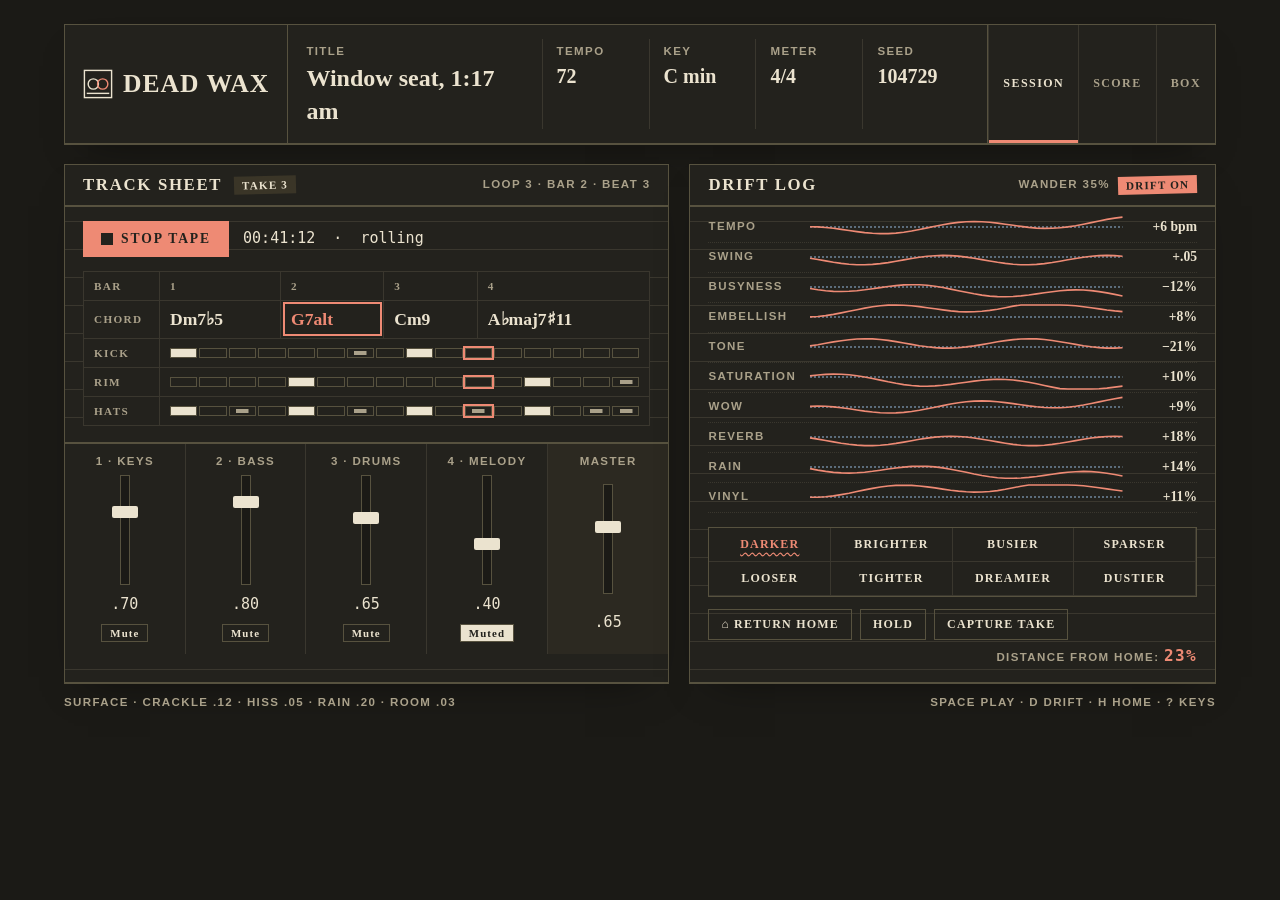
<file: design/mockups/b-track-sheet.html>
<!doctype html>
<html lang="en-AU">
  <head>
    <meta charset="utf-8" />
    <meta name="viewport" content="width=device-width,initial-scale=1" />
    <title>Direction B · Track Sheet — Dead Wax mockup</title>
    <style>
      :root {
        color-scheme: dark;
        --bg: #1b1a16;
        --paper: #23221d;
        --rule: #3a372e;
        --rule-strong: #57523f;
        --ink: #ebe3cf;
        --muted: #aaa18a;
        --pencil: #ee8a74;
        --blue: #94b8dc;
        --tape: #3a3527;
      }
      * {
        box-sizing: border-box;
      }
      body {
        margin: 0;
        min-height: 100vh;
        background: var(--bg);
        color: var(--ink);
        font:
          15px/1.5 "Archivo",
          system-ui,
          sans-serif;
      }
      .stamp {
        font:
          700 0.72rem/1 "Archivo Narrow",
          sans-serif;
        letter-spacing: 0.12em;
        text-transform: uppercase;
        color: var(--muted);
      }
      .type {
        font-family: "Courier Prime", ui-monospace, monospace;
      }
      main {
        max-width: 1200px;
        margin: auto;
        padding: 24px;
      }
      .sheet {
        background:
          linear-gradient(var(--rule) 1px, transparent 1px) 0 0 / 100% 28px,
          var(--paper);
        border: 1px solid var(--rule-strong);
        box-shadow:
          0 1px 0 var(--rule-strong),
          0 18px 40px -24px #0008;
      }
      header.sheet {
        display: grid;
        grid-template-columns: auto 1fr auto;
        gap: 0;
        background: var(--paper);
      }
      header > div {
        padding: 14px 18px;
        border-right: 1px solid var(--rule-strong);
      }
      header > div:last-child {
        border-right: 0;
      }
      .wordmark {
        display: flex;
        gap: 10px;
        align-items: center;
        font: 700 1.6rem/1 "Archivo Narrow";
        text-transform: uppercase;
        letter-spacing: 0.04em;
      }
      .boxes {
        display: grid;
        grid-template-columns: 2.2fr repeat(4, 1fr);
      }
      .boxes > div {
        padding: 0 14px;
        border-left: 1px solid var(--rule);
      }
      .boxes > div:first-child {
        border-left: 0;
        padding-left: 0;
      }
      .boxes b {
        display: block;
        font: 700 1.25rem/1.4 "Courier Prime";
      }
      .boxes .title b {
        font-size: 1.5rem;
      }
      nav {
        display: flex;
        gap: 0;
        align-items: stretch;
      }
      nav button {
        font: 700 0.75rem "Archivo Narrow";
        letter-spacing: 0.12em;
        text-transform: uppercase;
        background: none;
        color: var(--muted);
        border: 0;
        border-left: 1px solid var(--rule);
        padding: 0 14px;
      }
      nav button[aria-current] {
        color: var(--ink);
        box-shadow: inset 0 -3px 0 var(--pencil);
      }
      .layout {
        display: grid;
        grid-template-columns: 1.15fr 1fr;
        gap: 20px;
        margin-top: 20px;
      }
      section.sheet {
        padding: 0 0 18px;
      }
      .sec-head {
        display: flex;
        align-items: center;
        gap: 12px;
        padding: 10px 18px;
        border-bottom: 2px solid var(--rule-strong);
        background: var(--paper);
      }
      .sec-head h2 {
        font: 700 1.05rem "Archivo Narrow";
        letter-spacing: 0.1em;
        text-transform: uppercase;
        margin: 0;
      }
      .sec-head .right {
        margin-left: auto;
        display: flex;
        gap: 8px;
        align-items: center;
      }
      .tag {
        background: var(--tape);
        padding: 3px 8px;
        font: 700 0.7rem "Archivo Narrow";
        letter-spacing: 0.1em;
        text-transform: uppercase;
        transform: rotate(-1.5deg);
      }
      table {
        border-collapse: collapse;
        width: 100%;
        background: var(--paper);
      }
      th,
      td {
        border: 1px solid var(--rule);
        padding: 8px 10px;
        text-align: left;
      }
      th {
        font: 700 0.7rem "Archivo Narrow";
        letter-spacing: 0.12em;
        text-transform: uppercase;
        color: var(--muted);
      }
      td.chord {
        font: 700 1.1rem "Courier Prime";
      }
      td.on {
        outline: 2px solid var(--pencil);
        outline-offset: -4px;
        color: var(--pencil);
      }
      .step {
        display: grid;
        grid-template-columns: repeat(16, 1fr);
        gap: 2px;
      }
      .step i {
        height: 10px;
        border: 1px solid var(--rule-strong);
      }
      .step i.x {
        background: var(--ink);
      }
      .step i.g {
        background: linear-gradient(var(--muted), var(--muted)) center / 50% 50%
          no-repeat;
      }
      .step i.now {
        box-shadow: 0 0 0 2px var(--pencil);
      }
      .strips {
        display: grid;
        grid-template-columns: repeat(5, 1fr);
        border-top: 2px solid var(--rule-strong);
        margin-top: 16px;
        background: var(--paper);
      }
      .strip {
        padding: 12px;
        border-right: 1px solid var(--rule);
        display: grid;
        justify-items: center;
        gap: 8px;
      }
      .strip:last-child {
        border-right: 0;
        background: color-mix(in oklab, var(--tape) 40%, var(--paper));
      }
      .fader {
        width: 10px;
        height: 110px;
        border: 1px solid var(--rule-strong);
        position: relative;
        background: var(--bg);
      }
      .fader b {
        position: absolute;
        left: -9px;
        width: 26px;
        height: 12px;
        background: var(--ink);
        border-radius: 2px;
      }
      .strip button {
        font: 700 0.68rem "Archivo Narrow";
        letter-spacing: 0.1em;
        background: none;
        color: var(--ink);
        border: 1px solid var(--rule-strong);
        padding: 2px 8px;
      }
      .strip button[aria-pressed="true"] {
        background: var(--ink);
        color: var(--paper);
      }
      .transport {
        display: flex;
        gap: 14px;
        align-items: center;
        padding: 14px 18px 0;
      }
      .play {
        font: 700 0.85rem "Archivo Narrow";
        letter-spacing: 0.14em;
        text-transform: uppercase;
        background: var(--pencil);
        color: var(--paper);
        border: 0;
        padding: 10px 18px;
        display: inline-flex;
        gap: 8px;
        align-items: center;
      }
      .chart {
        padding: 6px 18px 0;
      }
      .trace {
        display: grid;
        grid-template-columns: 92px 1fr 64px;
        align-items: center;
        gap: 10px;
        height: 30px;
        border-bottom: 1px dotted var(--rule);
      }
      .trace svg {
        width: 100%;
        height: 28px;
        overflow: visible;
      }
      .trace .v {
        font: 700 0.85rem "Courier Prime";
        text-align: right;
      }
      .dirs {
        display: grid;
        grid-template-columns: repeat(4, 1fr);
        margin: 14px 18px 0;
        border: 1px solid var(--rule-strong);
      }
      .dirs button {
        font: 700 0.75rem "Archivo Narrow";
        letter-spacing: 0.1em;
        text-transform: uppercase;
        background: var(--paper);
        color: var(--ink);
        border: 0;
        border-right: 1px solid var(--rule);
        border-bottom: 1px solid var(--rule);
        padding: 9px 0;
      }
      .dirs button[aria-pressed="true"] {
        color: var(--pencil);
        text-decoration: underline wavy;
        text-underline-offset: 4px;
      }
      .acts {
        display: flex;
        gap: 8px;
        margin: 12px 18px 0;
        align-items: center;
        flex-wrap: wrap;
      }
      .acts button {
        font: 700 0.75rem "Archivo Narrow";
        letter-spacing: 0.1em;
        text-transform: uppercase;
        background: none;
        color: var(--ink);
        border: 1px solid var(--rule-strong);
        padding: 7px 12px;
      }
      footer {
        margin-top: 14px;
        display: flex;
        justify-content: space-between;
      }
    </style>
  </head>
  <body>
    <main>
      <header class="sheet">
        <div class="wordmark">
          <svg width="30" height="30" viewBox="0 0 64 64" aria-hidden="true">
            <rect
              x="3"
              y="3"
              width="58"
              height="58"
              fill="none"
              stroke="currentColor"
              stroke-width="3"
            />
            <circle
              cx="22"
              cy="32"
              r="11"
              fill="none"
              stroke="currentColor"
              stroke-width="3"
            />
            <circle
              cx="42"
              cy="32"
              r="11"
              fill="none"
              stroke="var(--pencil)"
              stroke-width="3"
            />
            <path d="M8 52 H56" stroke="currentColor" stroke-width="3" />
          </svg>
          Dead&nbsp;Wax
        </div>
        <div class="boxes">
          <div class="title">
            <span class="stamp">Title</span><b>Window seat, 1:17 am</b>
          </div>
          <div><span class="stamp">Tempo</span><b>72</b></div>
          <div><span class="stamp">Key</span><b>C min</b></div>
          <div><span class="stamp">Meter</span><b>4/4</b></div>
          <div><span class="stamp">Seed</span><b>104729</b></div>
        </div>
        <nav aria-label="Views">
          <button aria-current="page">Session</button><button>Score</button
          ><button>Box</button>
        </nav>
      </header>

      <div class="layout">
        <section class="sheet">
          <div class="sec-head">
            <h2>Track sheet</h2>
            <span class="tag">Take 3</span
            ><span class="right stamp">Loop 3 · bar 2 · beat 3</span>
          </div>
          <div class="transport">
            <button class="play">
              <svg width="12" height="12">
                <rect width="12" height="12" fill="currentColor" /></svg
              >Stop tape
            </button>
            <span class="type">00:41:12 &nbsp;&middot;&nbsp; rolling</span>
          </div>
          <div style="padding: 14px 18px 0">
            <table>
              <thead>
                <tr>
                  <th style="width: 76px">Bar</th>
                  <th>1</th>
                  <th>2</th>
                  <th>3</th>
                  <th>4</th>
                </tr>
              </thead>
              <tbody>
                <tr>
                  <th>Chord</th>
                  <td class="chord">Dm7♭5</td>
                  <td class="chord on">G7alt</td>
                  <td class="chord">Cm9</td>
                  <td class="chord">A♭maj7♯11</td>
                </tr>
                <tr>
                  <th>Kick</th>
                  <td colspan="4"><div class="step" id="kick"></div></td>
                </tr>
                <tr>
                  <th>Rim</th>
                  <td colspan="4"><div class="step" id="rim"></div></td>
                </tr>
                <tr>
                  <th>Hats</th>
                  <td colspan="4"><div class="step" id="hats"></div></td>
                </tr>
              </tbody>
            </table>
          </div>
          <div class="strips">
            <div class="strip">
              <span class="stamp">1 · Keys</span>
              <div class="fader"><b style="top: 30px"></b></div>
              <span class="type">.70</span
              ><button aria-pressed="false">Mute</button>
            </div>
            <div class="strip">
              <span class="stamp">2 · Bass</span>
              <div class="fader"><b style="top: 20px"></b></div>
              <span class="type">.80</span
              ><button aria-pressed="false">Mute</button>
            </div>
            <div class="strip">
              <span class="stamp">3 · Drums</span>
              <div class="fader"><b style="top: 36px"></b></div>
              <span class="type">.65</span
              ><button aria-pressed="false">Mute</button>
            </div>
            <div class="strip">
              <span class="stamp">4 · Melody</span>
              <div class="fader"><b style="top: 62px"></b></div>
              <span class="type">.40</span
              ><button aria-pressed="true">Muted</button>
            </div>
            <div class="strip">
              <span class="stamp">Master</span>
              <div class="fader"><b style="top: 36px"></b></div>
              <span class="type">.65</span>
            </div>
          </div>
        </section>

        <section class="sheet">
          <div class="sec-head">
            <h2>Drift log</h2>
            <span class="right"
              ><span class="stamp">Wander 35%</span
              ><span
                class="tag"
                style="background: var(--pencil); color: var(--paper)"
                >Drift on</span
              ></span
            >
          </div>
          <div class="chart" id="chart"></div>
          <div class="dirs">
            <button aria-pressed="true">Darker</button><button>Brighter</button
            ><button>Busier</button><button>Sparser</button>
            <button>Looser</button><button>Tighter</button
            ><button>Dreamier</button><button>Dustier</button>
          </div>
          <div class="acts">
            <button>⌂ Return home</button><button>Hold</button
            ><button>Capture take</button
            ><span class="stamp" style="margin-left: auto"
              >Distance from home:
              <span class="type" style="color: var(--pencil); font-size: 1rem"
                >23%</span
              ></span
            >
          </div>
        </section>
      </div>
      <footer>
        <span class="stamp"
          >Surface · crackle .12 · hiss .05 · rain .20 · room .03</span
        ><span class="stamp">Space play · D drift · H home · ? keys</span>
      </footer>
    </main>
    <script>
      const grids = {
        kick: "X.....g.x.......",
        rim: "....x.......x..g",
        hats: "x.g.x.g.x.g.x.gg",
      };
      for (const [k, s] of Object.entries(grids))
        document.getElementById(k).innerHTML = [...s]
          .map(
            (c, i) =>
              `<i class="${c === "." ? "" : c === "g" ? "g" : "x"}${i === 10 ? " now" : ""}"></i>`,
          )
          .join("");
      const dims = [
        ["tempo", "+6 bpm"],
        ["swing", "+.05"],
        ["busyness", "−12%"],
        ["embellish", "+8%"],
        ["tone", "−21%"],
        ["saturation", "+10%"],
        ["wow", "+9%"],
        ["reverb", "+18%"],
        ["rain", "+14%"],
        ["vinyl", "+11%"],
      ];
      const chart = document.getElementById("chart");
      dims.forEach(([d, v], n) => {
        let y = 14,
          pts = [];
        for (let i = 0; i <= 40; i++) {
          y += Math.sin(i * 0.3 + n) * 1.4 + ((n % 3) - 1) * 0.25;
          y = Math.max(2, Math.min(26, y));
          pts.push(`${i * 2.5},${y.toFixed(1)}`);
        }
        chart.insertAdjacentHTML(
          "beforeend",
          `<div class="trace"><span class="stamp">${d}</span><svg viewBox="0 0 100 28" preserveAspectRatio="none"><line x1="0" x2="100" y1="14" y2="14" stroke="var(--blue)" stroke-dasharray="2 2" vector-effect="non-scaling-stroke"/><polyline points="${pts.join(" ")}" fill="none" stroke="var(--pencil)" stroke-width="1.6" vector-effect="non-scaling-stroke"/></svg><span class="v">${v}</span></div>`,
        );
      });
    </script>
  </body>
</html>
</file>
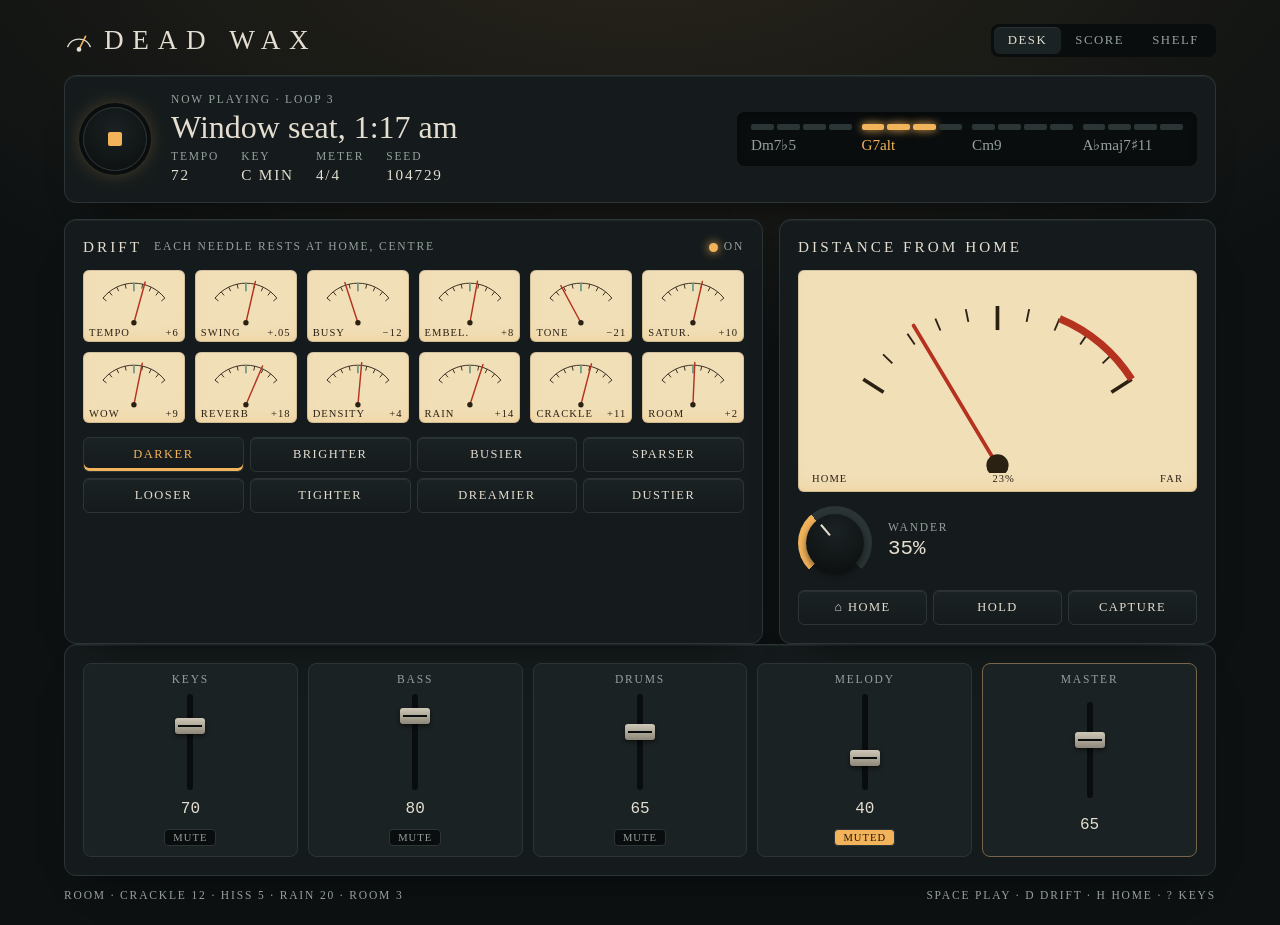
<file: design/mockups/c-after-hours.html>
<!doctype html>
<html lang="en-AU">
  <head>
    <meta charset="utf-8" />
    <meta name="viewport" content="width=device-width,initial-scale=1" />
    <title>Direction C · After Hours — Dead Wax mockup</title>
    <style>
      :root {
        color-scheme: dark;
        --bg: #0d1112;
        --chassis: #151b1c;
        --panel: #1b2223;
        --inset: #0a0d0e;
        --line: #2b3536;
        --ink: #e4ded0;
        --muted: #95a09c;
        --glow: #f2b35b;
        --glow-ink: #241606;
        --face: #f1dfb8;
        --face-ink: #2b2113;
        --needle: #b5321f;
        --home: #6f9c8b;
      }
      * {
        box-sizing: border-box;
      }
      body {
        margin: 0;
        min-height: 100vh;
        color: var(--ink);
        font:
          400 16px/1.45 "Barlow Semi Condensed",
          system-ui,
          sans-serif;
        background:
          radial-gradient(
            70% 50% at 50% -10%,
            color-mix(in oklab, var(--glow) 12%, transparent),
            transparent
          ),
          var(--bg);
      }
      .legend {
        font: 500 0.72rem/1 "Barlow Semi Condensed";
        letter-spacing: 0.16em;
        text-transform: uppercase;
        color: var(--muted);
      }
      .mono {
        font-family: "Martian Mono", ui-monospace, monospace;
        font-weight: 300;
      }
      main {
        max-width: 1200px;
        margin: auto;
        padding: 24px;
      }
      header {
        display: flex;
        align-items: center;
        gap: 16px;
        margin-bottom: 18px;
      }
      .wordmark {
        display: flex;
        gap: 10px;
        align-items: center;
        font: 300 1.7rem/1 "Barlow Semi Condensed";
        letter-spacing: 0.32em;
        text-transform: uppercase;
      }
      nav {
        margin-left: auto;
        display: flex;
        background: var(--inset);
        border-radius: 8px;
        padding: 3px;
      }
      nav button {
        font: 500 0.8rem "Barlow Semi Condensed";
        letter-spacing: 0.12em;
        text-transform: uppercase;
        background: none;
        color: var(--muted);
        border: 0;
        border-radius: 6px;
        padding: 6px 14px;
      }
      nav button[aria-current] {
        background: var(--panel);
        color: var(--ink);
        box-shadow: 0 1px 0 #fff1 inset;
      }
      .rack {
        background: var(--chassis);
        border: 1px solid var(--line);
        border-radius: 12px;
        padding: 18px;
        box-shadow:
          0 1px 0 #ffffff0d inset,
          0 20px 40px -30px #000;
      }
      .rack + .rack {
        margin-top: 16px;
      }
      .top {
        display: grid;
        grid-template-columns: auto 1fr auto;
        gap: 24px;
        align-items: center;
      }
      .play {
        width: 64px;
        height: 64px;
        border-radius: 50%;
        border: 1px solid var(--line);
        background: radial-gradient(
          circle at 50% 35%,
          var(--panel),
          var(--inset)
        );
        display: grid;
        place-items: center;
        color: var(--glow);
        box-shadow:
          0 0 0 4px var(--inset),
          0 0 22px -4px color-mix(in oklab, var(--glow) 60%, transparent);
      }
      h1 {
        font: 400 2rem/1.1 "Barlow Semi Condensed";
        margin: 4px 0 6px;
      }
      .meta {
        display: flex;
        gap: 22px;
      }
      .meta b {
        font: 300 0.95rem "Martian Mono";
        color: var(--ink);
        display: block;
        margin-top: 4px;
      }
      .display {
        background: var(--inset);
        border-radius: 8px;
        padding: 12px 14px;
        display: grid;
        grid-template-columns: repeat(4, 1fr);
        gap: 10px;
        min-width: 460px;
        box-shadow: inset 0 2px 8px #0006;
      }
      .cell {
        display: grid;
        gap: 6px;
      }
      .cell .leds {
        display: grid;
        grid-template-columns: repeat(4, 1fr);
        gap: 3px;
      }
      .cell .leds i {
        height: 6px;
        border-radius: 2px;
        background: var(--line);
      }
      .cell .leds i.lit {
        background: var(--glow);
        box-shadow: 0 0 8px var(--glow);
      }
      .cell b {
        font: 400 0.95rem "Martian Mono";
        color: var(--muted);
      }
      .cell.on b {
        color: var(--glow);
      }
      .two {
        display: grid;
        grid-template-columns: 1.6fr 1fr;
        gap: 16px;
        margin-top: 16px;
      }
      .two .rack {
        margin: 0;
      }
      .meters {
        display: grid;
        grid-template-columns: repeat(6, 1fr);
        gap: 10px;
      }
      .vu {
        background: var(--face);
        border-radius: 6px;
        padding: 6px 6px 4px;
        color: var(--face-ink);
        box-shadow:
          inset 0 0 0 1px #0002,
          inset 0 -10px 18px -10px
            color-mix(in oklab, var(--glow) 40%, transparent);
      }
      .vu svg {
        display: block;
        width: 100%;
      }
      .vu span {
        display: flex;
        justify-content: space-between;
        font: 500 0.66rem "Barlow Semi Condensed";
        letter-spacing: 0.1em;
        text-transform: uppercase;
      }
      .big {
        display: grid;
        grid-template-columns: 1fr;
      }
      .head {
        display: flex;
        align-items: center;
        gap: 12px;
        margin-bottom: 14px;
      }
      .head h2 {
        font: 500 0.95rem "Barlow Semi Condensed";
        letter-spacing: 0.2em;
        text-transform: uppercase;
        margin: 0;
      }
      .lamp {
        display: inline-flex;
        gap: 6px;
        align-items: center;
        margin-left: auto;
      }
      .lamp i {
        width: 9px;
        height: 9px;
        border-radius: 50%;
        background: var(--glow);
        box-shadow: 0 0 10px var(--glow);
      }
      .dirs {
        display: grid;
        grid-template-columns: repeat(4, 1fr);
        gap: 6px;
        margin-top: 14px;
      }
      .dirs button,
      .keys button {
        font: 500 0.78rem "Barlow Semi Condensed";
        letter-spacing: 0.12em;
        text-transform: uppercase;
        color: var(--ink);
        background: linear-gradient(var(--panel), var(--chassis));
        border: 1px solid var(--line);
        border-radius: 6px;
        padding: 9px 0;
        box-shadow: 0 1px 0 #ffffff12 inset;
      }
      .dirs button[aria-pressed="true"] {
        box-shadow: inset 0 -3px 0 var(--glow);
        color: var(--glow);
      }
      .keys {
        display: flex;
        gap: 6px;
        margin-top: 10px;
      }
      .keys button {
        flex: 1;
      }
      .knob {
        width: 74px;
        height: 74px;
        border-radius: 50%;
        background: conic-gradient(
          from 225deg,
          var(--glow) 0 95deg,
          var(--line) 95deg 270deg,
          transparent 270deg
        );
        display: grid;
        place-items: center;
      }
      .knob i {
        width: 58px;
        height: 58px;
        border-radius: 50%;
        background: radial-gradient(
          circle at 50% 30%,
          var(--panel),
          var(--inset)
        );
        position: relative;
        box-shadow: 0 3px 6px #0008;
      }
      .knob i::after {
        content: "";
        position: absolute;
        left: 50%;
        top: 6px;
        width: 2px;
        height: 14px;
        background: var(--ink);
        transform-origin: 0 23px;
        transform: rotate(-40deg);
      }
      .channels {
        display: grid;
        grid-template-columns: repeat(5, 1fr);
        gap: 10px;
      }
      .ch {
        background: var(--panel);
        border: 1px solid var(--line);
        border-radius: 8px;
        padding: 10px;
        display: grid;
        justify-items: center;
        gap: 8px;
      }
      .ch .slot {
        width: 6px;
        height: 96px;
        background: var(--inset);
        border-radius: 3px;
        position: relative;
      }
      .ch .slot b {
        position: absolute;
        left: -12px;
        width: 30px;
        height: 16px;
        border-radius: 3px;
        background: linear-gradient(#cfc8b8, #8d877a);
        box-shadow: 0 2px 4px #0008;
      }
      .ch .slot b::after {
        content: "";
        position: absolute;
        left: 3px;
        right: 3px;
        top: 7px;
        height: 2px;
        background: var(--inset);
      }
      .ch button {
        font: 500 0.66rem "Barlow Semi Condensed";
        letter-spacing: 0.1em;
        text-transform: uppercase;
        color: var(--muted);
        background: var(--inset);
        border: 1px solid var(--line);
        border-radius: 4px;
        padding: 2px 8px;
      }
      .ch button[aria-pressed="true"] {
        color: var(--glow-ink);
        background: var(--glow);
      }
      footer {
        margin-top: 14px;
        display: flex;
        justify-content: space-between;
      }
    </style>
  </head>
  <body>
    <main>
      <header>
        <div class="wordmark">
          <svg width="30" height="30" viewBox="0 0 64 64" aria-hidden="true">
            <path
              d="M8 44 A26 26 0 0 1 56 44"
              fill="none"
              stroke="currentColor"
              stroke-width="3"
              stroke-linecap="round"
            />
            <path
              d="M32 50 L46 22"
              stroke="var(--glow)"
              stroke-width="3.5"
              stroke-linecap="round"
            />
            <circle cx="32" cy="50" r="5" fill="currentColor" />
          </svg>
          Dead Wax
        </div>
        <nav aria-label="Views">
          <button aria-current="page">Desk</button><button>Score</button
          ><button>Shelf</button>
        </nav>
      </header>

      <div class="rack top">
        <button class="play" aria-label="Stop">
          <svg width="20" height="20">
            <rect
              x="3"
              y="3"
              width="14"
              height="14"
              rx="2"
              fill="currentColor"
            />
          </svg>
        </button>
        <div>
          <div class="legend">Now playing · loop 3</div>
          <h1>Window seat, 1:17 am</h1>
          <div class="meta">
            <span class="legend">Tempo<b>72</b></span
            ><span class="legend">Key<b>C min</b></span
            ><span class="legend">Meter<b>4/4</b></span
            ><span class="legend">Seed<b>104729</b></span>
          </div>
        </div>
        <div class="display" aria-label="Bar 2 of 4, beat 3, chord G7alt">
          <div class="cell">
            <div class="leds"><i></i><i></i><i></i><i></i></div>
            <b>Dm7♭5</b>
          </div>
          <div class="cell on">
            <div class="leds">
              <i class="lit"></i><i class="lit"></i><i class="lit"></i><i></i>
            </div>
            <b>G7alt</b>
          </div>
          <div class="cell">
            <div class="leds"><i></i><i></i><i></i><i></i></div>
            <b>Cm9</b>
          </div>
          <div class="cell">
            <div class="leds"><i></i><i></i><i></i><i></i></div>
            <b>A♭maj7♯11</b>
          </div>
        </div>
      </div>

      <div class="two">
        <section class="rack">
          <div class="head">
            <h2>Drift</h2>
            <span class="legend">Each needle rests at home, centre</span
            ><span class="lamp legend"><i></i>On</span>
          </div>
          <div class="meters" id="meters"></div>
          <div class="dirs">
            <button aria-pressed="true">Darker</button><button>Brighter</button
            ><button>Busier</button><button>Sparser</button>
            <button>Looser</button><button>Tighter</button
            ><button>Dreamier</button><button>Dustier</button>
          </div>
        </section>
        <section class="rack">
          <div class="head"><h2>Distance from home</h2></div>
          <div class="vu" style="padding: 10px 14px 8px">
            <svg id="bigvu" viewBox="0 0 200 104"></svg
            ><span
              ><span>Home</span><span class="mono">23%</span
              ><span>Far</span></span
            >
          </div>
          <div
            style="
              display: flex;
              gap: 16px;
              align-items: center;
              margin-top: 14px;
            "
          >
            <div class="knob"><i></i></div>
            <div>
              <div class="legend">Wander</div>
              <div class="mono" style="font-size: 1.3rem">35%</div>
            </div>
          </div>
          <div class="keys">
            <button>⌂ Home</button><button>Hold</button><button>Capture</button>
          </div>
        </section>
      </div>

      <div class="rack">
        <div class="channels">
          <div class="ch">
            <span class="legend">Keys</span>
            <div class="slot"><b style="top: 24px"></b></div>
            <span class="mono">70</span
            ><button aria-pressed="false">Mute</button>
          </div>
          <div class="ch">
            <span class="legend">Bass</span>
            <div class="slot"><b style="top: 14px"></b></div>
            <span class="mono">80</span
            ><button aria-pressed="false">Mute</button>
          </div>
          <div class="ch">
            <span class="legend">Drums</span>
            <div class="slot"><b style="top: 30px"></b></div>
            <span class="mono">65</span
            ><button aria-pressed="false">Mute</button>
          </div>
          <div class="ch">
            <span class="legend">Melody</span>
            <div class="slot"><b style="top: 56px"></b></div>
            <span class="mono">40</span
            ><button aria-pressed="true">Muted</button>
          </div>
          <div
            class="ch"
            style="
              border-color: color-mix(in oklab, var(--glow) 40%, var(--line));
            "
          >
            <span class="legend">Master</span>
            <div class="slot"><b style="top: 30px"></b></div>
            <span class="mono">65</span>
          </div>
        </div>
      </div>
      <footer>
        <span class="legend">Room · crackle 12 · hiss 5 · rain 20 · room 3</span
        ><span class="legend">Space play · D drift · H home · ? keys</span>
      </footer>
    </main>
    <script>
      const vu = (val, w = 100, h = 56) => {
        const cx = w / 2,
          cy = h - 4,
          r = h - 12,
          a = val * 0.9;
        let s = `<path d="M${cx - r * Math.sin(0.9)} ${cy - r * Math.cos(0.9)} A${r} ${r} 0 0 1 ${cx + r * Math.sin(0.9)} ${cy - r * Math.cos(0.9)}" fill="none" stroke="currentColor" stroke-width="1"/>`;
        for (let t = -4; t <= 4; t++) {
          const b = (t / 4) * 0.9,
            l = t === 0 ? 9 : 5;
          s += `<line x1="${cx + r * Math.sin(b)}" y1="${cy - r * Math.cos(b)}" x2="${cx + (r - l) * Math.sin(b)}" y2="${cy - (r - l) * Math.cos(b)}" stroke="${t === 0 ? "var(--home)" : "currentColor"}" stroke-width="${t === 0 ? 2 : 1}"/>`;
        }
        s += `<line x1="${cx}" y1="${cy}" x2="${cx + (r + 3) * Math.sin(a)}" y2="${cy - (r + 3) * Math.cos(a)}" stroke="var(--needle)" stroke-width="1.6" stroke-linecap="round"/><circle cx="${cx}" cy="${cy}" r="3" fill="currentColor"/>`;
        return `<svg viewBox="0 0 ${w} ${h}">${s}</svg>`;
      };
      const dims = [
        ["Tempo", 0.3, "+6"],
        ["Swing", 0.25, "+.05"],
        ["Busy", -0.35, "−12"],
        ["Embel.", 0.2, "+8"],
        ["Tone", -0.55, "−21"],
        ["Satur.", 0.25, "+10"],
        ["Wow", 0.22, "+9"],
        ["Reverb", 0.45, "+18"],
        ["Density", 0.1, "+4"],
        ["Rain", 0.35, "+14"],
        ["Crackle", 0.28, "+11"],
        ["Room", 0.05, "+2"],
      ];
      document.getElementById("meters").innerHTML = dims
        .map(
          ([n, v, t]) =>
            `<div class="vu">${vu(v)}<span><span>${n}</span><span>${t}</span></span></div>`,
        )
        .join("");
      // big one-sided meter
      const big = document.getElementById("bigvu");
      const cx = 100,
        cy = 100,
        r = 86;
      let s = "";
      for (let t = 0; t <= 10; t++) {
        const b = -1 + (t / 10) * 2;
        s += `<line x1="${cx + r * Math.sin(b)}" y1="${cy - r * Math.cos(b)}" x2="${cx + (r - (t % 5 ? 7 : 13)) * Math.sin(b)}" y2="${cy - (r - (t % 5 ? 7 : 13)) * Math.cos(b)}" stroke="currentColor" stroke-width="${t % 5 ? 1 : 2}"/>`;
      }
      s += `<path d="M${cx + r * Math.sin(0.4)} ${cy - r * Math.cos(0.4)} A${r} ${r} 0 0 1 ${cx + r * Math.sin(1)} ${cy - r * Math.cos(1)}" fill="none" stroke="var(--needle)" stroke-width="4"/>`;
      const a = -1 + 0.23 * 2;
      s += `<line x1="${cx}" y1="${cy}" x2="${cx + (r + 2) * Math.sin(a)}" y2="${cy - (r + 2) * Math.cos(a)}" stroke="var(--needle)" stroke-width="2" stroke-linecap="round"/><circle cx="${cx}" cy="${cy}" r="6" fill="currentColor"/>`;
      big.innerHTML = s;
    </script>
  </body>
</html>
</file>
<file: deadwax/tokens.css>
/*
 * Dead Wax design tokens, direction C ("After hours").
 * Dark theme only. System fonts only (no network requests).
 * Load before components.css.
 *
 * Contrast notes (WCAG 2.2, measured against --c-panel unless stated):
 *   --c-ink 12.4:1, --c-muted 6.4:1, --c-amber 8.9:1, --c-home 7.1:1,
 *   --c-danger 7.2:1. Interactive edges (--c-edge) are 3.2:1 or higher on
 *   every surface. On meter faces: --c-face-ink 9.1:1, needle 4.3:1. Unlit
 *   faces keep face ink at 4.5:1 or more, even with Drift off dimming.
 */

/* Lets the lamp level animate when meters warm up or cool down. */
@property --lamp {
  syntax: "<number>";
  inherits: true;
  initial-value: 0;
}

:root {
  color-scheme: dark;

  /* ── Colour: surfaces (darkest → lightest) ─────────────────────────── */
  --c-inset: #080b0c; /* recessed displays, fader slots, inputs */
  --c-room: #0c1011; /* page background */
  --c-chassis: #141a1b; /* rack panels */
  --c-panel: #1a2122; /* raised modules inside racks */
  --c-panel-hi: #232b2c; /* buttons, keys, caps */

  /* ── Colour: lines ─────────────────────────────────────────────────── */
  --c-seam: #2b3536; /* decorative dividers only (not for controls) */
  --c-seam-strong: #3c4849; /* decorative module borders */
  --c-edge: #6b7a7a; /* interactive control borders: ≥3:1 everywhere */

  /* ── Colour: text ──────────────────────────────────────────────────── */
  --c-ink: #e6e0d2; /* primary text */
  --c-muted: #9aa5a1; /* legends, secondary text */

  /* ── Colour: signal ────────────────────────────────────────────────── */
  --c-amber: #f2b35b; /* the lamp: lit, active, playing, focus */
  --c-amber-ink: #241606; /* text on amber */
  --c-amber-unlit: #5a4524; /* unlit LEDs and lamps (decorative) */
  --c-amber-glow: color-mix(in oklab, var(--c-amber) 55%, transparent);
  --c-home: #86b5a2; /* "home": the origin, the written Pressing */
  --c-danger: #f2937f; /* parse errors, failed requests */
  --c-danger-bg: color-mix(in oklab, var(--c-danger) 12%, var(--c-panel));

  /* ── Colour: meter faces ───────────────────────────────────────────── */
  --c-face-lit: #d6c29a; /* backlit face while playing */
  --c-face-off: #b4a689; /* unlit face: ink ≥4.5:1 even with Drift off dimming */
  --c-face: color-mix(
    in oklab,
    var(--c-face-lit) calc(var(--lamp) * 100%),
    var(--c-face-off)
  );
  --c-face-ink: #2b2113; /* scale, legends on face */
  --c-bulb: #ffd08a; /* incandescent meter lamp: spill */
  --c-bulb-hot: #fff3d9; /* incandescent meter lamp: hotspot */
  --c-needle: #9c2b18; /* needle while lit */
  --c-face-home: #2f6a55; /* home tick on face */

  /* ── Type (system stacks only) ─────────────────────────────────────── */
  /* Condensed grotesque for console legends and labels. */
  --font-legend:
    "Avenir Next Condensed", "Bahnschrift SemiCondensed", "Roboto Condensed",
    "Arial Narrow", sans-serif-condensed, system-ui, sans-serif;
  /* Geometric 60s/70s display face for the title. */
  --font-display:
    Futura, "Futura PT", "Century Gothic", "Avenir Next", "Trebuchet MS",
    system-ui, sans-serif;
  /* Body and form text. */
  --font-ui: system-ui, -apple-system, "Segoe UI", Roboto, sans-serif;
  /* Readouts, the display and the editor. */
  --font-mono:
    ui-monospace, "SF Mono", Menlo, "Cascadia Mono", Consolas, "Roboto Mono",
    monospace;

  --fs-legend: 0.72rem; /* uppercase, tracked */
  --fs-sm: 0.82rem;
  --fs-base: 0.95rem;
  --fs-md: 1.1rem;
  --fs-lg: 1.45rem;
  --fs-title: clamp(1.45rem, 1.1rem + 1.6vw, 2.15rem);
  --fs-readout: 1.6rem;

  --lh-tight: 1.15;
  --lh-base: 1.5;
  --track-legend: 0.16em;
  --track-wordmark: 0.3em;

  /* ── Space (4px base) ──────────────────────────────────────────────── */
  --sp-1: 0.25rem;
  --sp-2: 0.5rem;
  --sp-3: 0.75rem;
  --sp-4: 1rem;
  --sp-5: 1.25rem;
  --sp-6: 1.5rem;
  --sp-8: 2rem;
  --sp-10: 2.5rem;

  /* ── Radii ─────────────────────────────────────────────────────────── */
  --r-xs: 3px; /* LEDs, small caps */
  --r-sm: 5px; /* keys, inputs */
  --r-md: 8px; /* modules, displays */
  --r-lg: 12px; /* racks */
  --r-pill: 999px;

  /* ── Size ──────────────────────────────────────────────────────────── */
  --page-max: 1320px;
  --tap: 44px; /* minimum touch target */
  --knob: 64px;
  --fader-h: 132px;

  /* ── Depth ─────────────────────────────────────────────────────────── */
  --sh-rack:
    inset 0 1px 0 rgb(255 255 255 / 0.05), 0 22px 40px -32px rgb(0 0 0 / 0.9);
  --sh-key:
    inset 0 1px 0 rgb(255 255 255 / 0.08), 0 2px 0 rgb(0 0 0 / 0.55),
    0 3px 6px -2px rgb(0 0 0 / 0.6);
  --sh-key-down: inset 0 2px 4px rgb(0 0 0 / 0.6);
  --sh-inset: inset 0 2px 8px rgb(0 0 0 / 0.65), inset 0 0 0 1px #000;
  --sh-cap: 0 3px 5px rgb(0 0 0 / 0.7), inset 0 1px 0 rgb(255 255 255 / 0.35);

  /* Faint anodised grain for racks: an inline SVG noise texture with no network
     request, kept at 4% opacity so text contrast is unaffected. */
  --tx-grain: url("data:image/svg+xml,%3Csvg xmlns='http://www.w3.org/2000/svg' width='160' height='160'%3E%3Cfilter id='n'%3E%3CfeTurbulence type='fractalNoise' baseFrequency='.9' numOctaves='2' stitchTiles='stitch'/%3E%3CfeColorMatrix values='0 0 0 0 1 0 0 0 0 1 0 0 0 0 1 0 0 0 .5 0'/%3E%3C/filter%3E%3Crect width='100%25' height='100%25' filter='url(%23n)' opacity='.08'/%3E%3C/svg%3E");

  /* ── Focus ─────────────────────────────────────────────────────────── */
  --focus-ring: 0 0 0 2px var(--c-room), 0 0 0 4px var(--c-amber);

  /* ── Motion: slow, damped, like the drift ──────────────────────────── */
  --ease-damped: cubic-bezier(0.25, 0.8, 0.25, 1); /* needles, faders */
  --ease-out: cubic-bezier(0.2, 0.7, 0.3, 1);
  --t-quick: 140ms; /* key presses, hovers */
  --t-calm: 420ms; /* panel changes */
  --t-needle: 1800ms; /* meter needle settling once per bar */
  --t-lamp-on: 1200ms; /* needle drop: lamps warm up */
  --t-lamp-off: 2600ms; /* tape stop: lamps fade, needles sink */
}

@media (prefers-reduced-motion: reduce) {
  :root {
    --t-quick: 0ms;
    --t-calm: 0ms;
    --t-needle: 0ms;
    --t-lamp-on: 0ms;
    --t-lamp-off: 0ms;
  }
}
</file>
<file: design/tokens.css>
/*
 * Dead Wax design tokens, direction C ("After hours").
 * Dark theme only. System fonts only (no network requests).
 * Paste into the first <style> block of deadwax/index.html.
 *
 * Contrast notes (WCAG 2.2, measured against --c-panel unless stated):
 *   --c-ink 12.4:1, --c-muted 6.4:1, --c-amber 8.9:1, --c-home 7.1:1,
 *   --c-danger 7.2:1. Interactive edges (--c-edge) are 3.2:1 or higher on
 *   every surface. On meter faces: --c-face-ink 9.1:1, needle 4.3:1.
 */

/* Lets the lamp level animate when meters warm up or cool down. */
@property --lamp {
  syntax: "<number>";
  inherits: true;
  initial-value: 0;
}

:root {
  color-scheme: dark;

  /* ── Colour: surfaces (darkest → lightest) ─────────────────────────── */
  --c-inset: #080b0c; /* recessed displays, fader slots, inputs */
  --c-room: #0c1011; /* page background */
  --c-chassis: #141a1b; /* rack panels */
  --c-panel: #1a2122; /* raised modules inside racks */
  --c-panel-hi: #232b2c; /* buttons, keys, caps */

  /* ── Colour: lines ─────────────────────────────────────────────────── */
  --c-seam: #2b3536; /* decorative dividers only (not for controls) */
  --c-seam-strong: #3c4849; /* decorative module borders */
  --c-edge: #6b7a7a; /* interactive control borders: ≥3:1 everywhere */

  /* ── Colour: text ──────────────────────────────────────────────────── */
  --c-ink: #e6e0d2; /* primary text */
  --c-muted: #9aa5a1; /* legends, secondary text */

  /* ── Colour: signal ────────────────────────────────────────────────── */
  --c-amber: #f2b35b; /* the lamp: lit, active, playing, focus */
  --c-amber-ink: #241606; /* text on amber */
  --c-amber-unlit: #5a4524; /* unlit LEDs and lamps (decorative) */
  --c-amber-glow: color-mix(in oklab, var(--c-amber) 55%, transparent);
  --c-home: #86b5a2; /* "home": the origin, the written Pressing */
  --c-danger: #f2937f; /* parse errors, failed requests */
  --c-danger-bg: color-mix(in oklab, var(--c-danger) 12%, var(--c-panel));

  /* ── Colour: meter faces ───────────────────────────────────────────── */
  --c-face-lit: #d6c29a; /* backlit face while playing */
  --c-face-off: #9a8c70; /* unlit face while stopped */
  --c-face: color-mix(
    in oklab,
    var(--c-face-lit) calc(var(--lamp) * 100%),
    var(--c-face-off)
  );
  --c-face-ink: #2b2113; /* scale, legends on face */
  --c-needle: #9c2b18; /* needle while lit */
  --c-face-home: #2f6a55; /* home tick on face */

  /* ── Type (system stacks only) ─────────────────────────────────────── */
  /* Condensed grotesque for console legends and labels. */
  --font-legend:
    "Avenir Next Condensed", "Bahnschrift SemiCondensed", "Roboto Condensed",
    "Arial Narrow", sans-serif-condensed, system-ui, sans-serif;
  /* Geometric 60s/70s display face for the title. */
  --font-display:
    Futura, "Futura PT", "Century Gothic", "Avenir Next", "Trebuchet MS",
    system-ui, sans-serif;
  /* Body and form text. */
  --font-ui: system-ui, -apple-system, "Segoe UI", Roboto, sans-serif;
  /* Readouts, the display and the editor. */
  --font-mono:
    ui-monospace, "SF Mono", Menlo, "Cascadia Mono", Consolas, "Roboto Mono",
    monospace;

  --fs-legend: 0.72rem; /* uppercase, tracked */
  --fs-sm: 0.82rem;
  --fs-base: 0.95rem;
  --fs-md: 1.1rem;
  --fs-lg: 1.45rem;
  --fs-title: clamp(1.45rem, 1.1rem + 1.6vw, 2.15rem);
  --fs-readout: 1.6rem;

  --lh-tight: 1.15;
  --lh-base: 1.5;
  --track-legend: 0.16em;
  --track-wordmark: 0.3em;

  /* ── Space (4px base) ──────────────────────────────────────────────── */
  --sp-1: 0.25rem;
  --sp-2: 0.5rem;
  --sp-3: 0.75rem;
  --sp-4: 1rem;
  --sp-5: 1.25rem;
  --sp-6: 1.5rem;
  --sp-8: 2rem;
  --sp-10: 2.5rem;

  /* ── Radii ─────────────────────────────────────────────────────────── */
  --r-xs: 3px; /* LEDs, small caps */
  --r-sm: 5px; /* keys, inputs */
  --r-md: 8px; /* modules, displays */
  --r-lg: 12px; /* racks */
  --r-pill: 999px;

  /* ── Size ──────────────────────────────────────────────────────────── */
  --page-max: 1320px;
  --tap: 44px; /* minimum touch target */
  --knob: 64px;
  --fader-h: 132px;

  /* ── Depth ─────────────────────────────────────────────────────────── */
  --sh-rack:
    inset 0 1px 0 rgb(255 255 255 / 0.05), 0 22px 40px -32px rgb(0 0 0 / 0.9);
  --sh-key:
    inset 0 1px 0 rgb(255 255 255 / 0.08), 0 2px 0 rgb(0 0 0 / 0.55),
    0 3px 6px -2px rgb(0 0 0 / 0.6);
  --sh-key-down: inset 0 2px 4px rgb(0 0 0 / 0.6);
  --sh-inset: inset 0 2px 8px rgb(0 0 0 / 0.65), inset 0 0 0 1px #000;
  --sh-cap: 0 3px 5px rgb(0 0 0 / 0.7), inset 0 1px 0 rgb(255 255 255 / 0.35);

  /* Faint anodised grain for racks: an inline SVG noise texture with no network
     request, kept at 4% opacity so text contrast is unaffected. */
  --tx-grain: url("data:image/svg+xml,%3Csvg xmlns='http://www.w3.org/2000/svg' width='160' height='160'%3E%3Cfilter id='n'%3E%3CfeTurbulence type='fractalNoise' baseFrequency='.9' numOctaves='2' stitchTiles='stitch'/%3E%3CfeColorMatrix values='0 0 0 0 1 0 0 0 0 1 0 0 0 0 1 0 0 0 .5 0'/%3E%3C/filter%3E%3Crect width='100%25' height='100%25' filter='url(%23n)' opacity='.08'/%3E%3C/svg%3E");

  /* ── Focus ─────────────────────────────────────────────────────────── */
  --focus-ring: 0 0 0 2px var(--c-room), 0 0 0 4px var(--c-amber);

  /* ── Motion: slow, damped, like the drift ──────────────────────────── */
  --ease-damped: cubic-bezier(0.25, 0.8, 0.25, 1); /* needles, faders */
  --ease-out: cubic-bezier(0.2, 0.7, 0.3, 1);
  --t-quick: 140ms; /* key presses, hovers */
  --t-calm: 420ms; /* panel changes */
  --t-needle: 1800ms; /* meter needle settling once per bar */
  --t-lamp-on: 1200ms; /* needle drop: lamps warm up */
  --t-lamp-off: 2600ms; /* tape stop: lamps fade, needles sink */
}

@media (prefers-reduced-motion: reduce) {
  :root {
    --t-quick: 0ms;
    --t-calm: 0ms;
    --t-needle: 0ms;
    --t-lamp-on: 0ms;
    --t-lamp-off: 0ms;
  }
}
</file>
<file: design/components.css>
/*
 * Dead Wax components, direction C ("After hours").
 * Requires tokens.css. Paste both into deadwax/index.html, tokens first.
 * Markup and wiring notes: design/components.md.
 *
 * State conventions
 *   body[data-audio]    off | on                 (playing or paused; lamp level)
 *   body[data-view]     desk | score | shelf     (which view is shown)
 *   body[data-pressing] none                     (nothing loaded)
 *   .is-*               component state classes  (is-active, is-locked …)
 *   aria-pressed / :checked / [hidden] are used directly as state hooks.
 */

/* ───────────────────────────── Base ───────────────────────────── */

*,
*::before,
*::after {
  box-sizing: border-box;
}

html {
  background: var(--c-room);
  -webkit-text-size-adjust: 100%;
}

body {
  margin: 0;
  min-height: 100vh;
  color: var(--c-ink);
  font: var(--fs-base) / var(--lh-base) var(--font-ui);
  background:
    radial-gradient(
      60rem 26rem at 50% -8rem,
      color-mix(
        in oklab,
        var(--c-amber) calc(4% + var(--lamp) * 6%),
        transparent
      ),
      transparent 70%
    ),
    var(--c-room);
  transition: --lamp var(--t-lamp-off) var(--ease-out);
  overflow-x: hidden;
}

body[data-audio="on"] {
  --lamp: 1;
  transition-duration: var(--t-lamp-on);
}

button,
input,
select,
textarea {
  font: inherit;
  color: inherit;
}

button {
  cursor: pointer;
}

a {
  color: var(--c-amber);
  text-underline-offset: 3px;
}

:focus-visible {
  outline: 2px solid var(--c-amber);
  outline-offset: 2px;
}

[hidden] {
  display: none !important;
}

.sr-only {
  position: absolute;
  width: 1px;
  height: 1px;
  margin: -1px;
  padding: 0;
  overflow: hidden;
  clip-path: inset(50%);
  white-space: nowrap;
  border: 0;
}

.skip-link {
  position: absolute;
  left: var(--sp-4);
  top: -4rem;
  z-index: 50;
  padding: var(--sp-2) var(--sp-4);
  background: var(--c-amber);
  color: var(--c-amber-ink);
  border-radius: var(--r-sm);
}
.skip-link:focus {
  top: var(--sp-2);
}

.legend {
  font-family: var(--font-legend);
  font-size: var(--fs-legend);
  font-weight: 600;
  font-stretch: condensed;
  letter-spacing: var(--track-legend);
  text-transform: uppercase;
  line-height: var(--lh-tight);
  color: var(--c-muted);
}

.mono {
  font-family: var(--font-mono);
  font-variant-numeric: tabular-nums;
}

.hint {
  margin: 0;
  color: var(--c-muted);
  font-size: var(--fs-sm);
}

kbd {
  font: 0.72rem / 1 var(--font-mono);
  color: var(--c-ink);
  padding: 0.18em 0.45em;
  border: 1px solid var(--c-edge);
  border-bottom-width: 2px;
  border-radius: var(--r-xs);
  background: var(--c-panel);
}

/* ───────────────────────────── Page shell ───────────────────────────── */

.page {
  max-width: var(--page-max);
  margin: 0 auto;
  padding: var(--sp-4) var(--sp-4) var(--sp-8);
}

.masthead {
  display: flex;
  align-items: center;
  gap: var(--sp-3) var(--sp-4);
  flex-wrap: wrap;
  padding: var(--sp-2) 0 var(--sp-4);
}

.wordmark {
  display: inline-flex;
  align-items: center;
  color: var(--c-ink);
  text-decoration: none;
  border-radius: var(--r-sm);
}
.wordmark svg {
  display: block;
  height: 26px;
  width: auto;
}

.masthead__end {
  margin-left: auto;
  display: flex;
  align-items: center;
  gap: var(--sp-3);
}

/* Power indicator: lamp plus text, so state never relies on colour. */
.power {
  display: inline-flex;
  align-items: center;
  gap: var(--sp-2);
}

/* View switcher. Buttons, with aria-current on the active one. */
.tabs {
  display: flex;
  padding: 3px;
  gap: 2px;
  background: var(--c-inset);
  border-radius: var(--r-md);
  box-shadow: var(--sh-inset);
}
.tab {
  min-height: 36px;
  padding: 0 var(--sp-4);
  border: 0;
  border-radius: var(--r-sm);
  background: transparent;
  color: var(--c-muted);
  font-family: var(--font-legend);
  font-size: var(--fs-sm);
  font-weight: 600;
  font-stretch: condensed;
  letter-spacing: 0.12em;
  text-transform: uppercase;
  transition:
    background var(--t-quick),
    color var(--t-quick);
}
.tab:hover {
  color: var(--c-ink);
}
.tab[aria-current="page"] {
  background: var(--c-panel-hi);
  color: var(--c-ink);
  box-shadow: var(--sh-key);
}

.icon-btn {
  display: inline-grid;
  place-items: center;
  width: 36px;
  height: 36px;
  border-radius: 50%;
  border: 1px solid var(--c-edge);
  background: var(--c-panel);
  color: var(--c-ink);
  font: 600 var(--fs-sm) var(--font-mono);
}

/* Views. Only the current one is shown, except in the wide split layout. */
.views {
  display: grid;
  gap: var(--sp-4);
}
.view {
  display: none;
  min-width: 0;
}
body[data-view="desk"] .view--desk,
body[data-view="score"] .view--score,
body[data-view="shelf"] .view--shelf {
  display: grid;
}

/* Wide screens: the Score view puts the editor beside the desk. */
@media (min-width: 1440px) {
  body[data-view="score"] {
    --page-max: 1640px;
  }
  body[data-view="score"] .views {
    grid-template-columns: minmax(0, 1fr) minmax(0, 1fr);
    align-items: start;
  }
  body[data-view="score"] .view--desk {
    display: grid;
    grid-template-columns: minmax(0, 1fr);
    grid-template-areas: "transport" "drift" "mixer" "textures";
  }
  body[data-view="score"] .view--score {
    position: sticky;
    top: var(--sp-4);
  }
}

.foot {
  display: flex;
  flex-wrap: wrap;
  justify-content: space-between;
  gap: var(--sp-2) var(--sp-6);
  margin-top: var(--sp-6);
  padding-top: var(--sp-4);
  border-top: 1px solid var(--c-seam);
  color: var(--c-muted);
  font-size: var(--fs-sm);
}
.foot__keys {
  display: flex;
  flex-wrap: wrap;
  gap: var(--sp-2) var(--sp-4);
  align-items: center;
}

/* ───────────────────────────── Notices ───────────────────────────── */

.notice {
  display: flex;
  gap: var(--sp-3);
  align-items: flex-start;
  margin: 0 0 var(--sp-4);
  padding: var(--sp-3) var(--sp-4);
  border: 1px solid var(--c-amber);
  border-left-width: 4px;
  border-radius: var(--r-sm);
  background: color-mix(in oklab, var(--c-amber) 8%, var(--c-chassis));
  font-size: var(--fs-sm);
}
.notice::before {
  content: "!";
  flex: none;
  display: grid;
  place-items: center;
  width: 1.3rem;
  height: 1.3rem;
  border-radius: 50%;
  background: var(--c-amber);
  color: var(--c-amber-ink);
  font: 700 0.8rem/1 var(--font-mono);
}
.notice:empty {
  display: none;
}
.notice--danger {
  border-color: var(--c-danger);
  background: var(--c-danger-bg);
}
.notice--danger::before {
  background: var(--c-danger);
}

/* ───────────────────────────── Racks ───────────────────────────── */

.rack {
  position: relative;
  min-width: 0;
  padding: var(--sp-5);
  border: 1px solid var(--c-seam-strong);
  border-radius: var(--r-lg);
  background: var(--tx-grain), var(--c-chassis);
  box-shadow: var(--sh-rack);
}

/* Four rack screws, purely decorative. */
.rack::before {
  content: "";
  position: absolute;
  inset: 7px;
  pointer-events: none;
  --screw: radial-gradient(
    circle,
    #3f4a4b 0 2.2px,
    #0d1112 2.6px 3.2px,
    transparent 3.6px
  );
  background:
    var(--screw) top left / 8px 8px no-repeat,
    var(--screw) top right / 8px 8px no-repeat,
    var(--screw) bottom left / 8px 8px no-repeat,
    var(--screw) bottom right / 8px 8px no-repeat;
  opacity: 0.8;
}

.rack__head {
  display: flex;
  flex-wrap: wrap;
  align-items: center;
  gap: var(--sp-2) var(--sp-4);
  margin-bottom: var(--sp-4);
}

.rack__title {
  margin: 0;
  font-family: var(--font-legend);
  font-size: var(--fs-md);
  font-weight: 600;
  font-stretch: condensed;
  letter-spacing: 0.2em;
  text-transform: uppercase;
  color: var(--c-ink);
}

.rack__aside {
  margin-left: auto;
}

/* ───────────────────────────── Desk layout ───────────────────────────── */

.view--desk {
  gap: var(--sp-4);
  grid-template-columns: minmax(0, 1fr);
  grid-template-areas: "transport" "drift" "mixer" "textures";
}
.transport {
  grid-area: transport;
}
.drift {
  grid-area: drift;
}
.mixer {
  grid-area: mixer;
}
.textures {
  grid-area: textures;
}

@media (min-width: 1080px) {
  .view--desk {
    grid-template-columns: minmax(0, 1.8fr) minmax(330px, 1fr);
    grid-template-rows: auto auto auto 1fr;
    grid-template-areas:
      "transport transport"
      "drift mixer"
      "drift textures"
      "drift .";
    align-items: start;
  }
}

/* ───────────────────────────── Lamp ───────────────────────────── */

.lamp {
  flex: none;
  display: inline-block;
  width: 9px;
  height: 9px;
  border-radius: 50%;
  background: var(--c-amber-unlit);
  box-shadow: inset 0 1px 1px rgb(0 0 0 / 0.5);
  transition:
    background var(--t-calm),
    box-shadow var(--t-calm);
}
.lamp.is-on,
body[data-audio="on"] .power .lamp,
:checked ~ .lamp,
[aria-pressed="true"] > .lamp {
  background: var(--c-amber);
  box-shadow: 0 0 10px var(--c-amber-glow);
}

/* ───────────────────────────── Keys (buttons) ───────────────────────────── */

.key {
  position: relative;
  display: inline-flex;
  align-items: center;
  justify-content: center;
  gap: var(--sp-2);
  min-height: var(--tap);
  padding: 0 var(--sp-4);
  border: 1px solid var(--c-edge);
  border-radius: var(--r-sm);
  background: linear-gradient(var(--c-panel-hi), var(--c-panel));
  color: var(--c-ink);
  box-shadow: var(--sh-key);
  font-family: var(--font-legend);
  font-size: var(--fs-sm);
  font-weight: 600;
  font-stretch: condensed;
  letter-spacing: 0.12em;
  text-transform: uppercase;
  white-space: nowrap;
  user-select: none;
  transition:
    transform var(--t-quick),
    box-shadow var(--t-quick),
    background var(--t-quick);
}
.key:hover:not(:disabled) {
  background: linear-gradient(
    color-mix(in oklab, var(--c-panel-hi) 80%, var(--c-ink)),
    var(--c-panel-hi)
  );
}
.key:active:not(:disabled),
.key[aria-pressed="true"],
.key:has(:checked) {
  transform: translateY(1px);
  box-shadow: var(--sh-key-down);
  background: var(--c-panel);
}
.key:disabled {
  cursor: default;
  color: var(--c-muted);
  border-style: dashed;
  box-shadow: none;
  background: var(--c-chassis);
}
.key svg {
  flex: none;
  width: 14px;
  height: 14px;
}
.key__kbd {
  font: 400 0.7rem var(--font-mono);
  color: var(--c-muted);
  letter-spacing: 0;
  text-transform: none;
}

/* Primary key: amber cap, used for Apply and Save. */
.key--primary {
  background: var(--c-amber);
  border-color: var(--c-amber);
  color: var(--c-amber-ink);
}
.key--primary:hover:not(:disabled) {
  background: color-mix(in oklab, var(--c-amber) 88%, white);
}

.key--danger {
  border-color: var(--c-danger);
  color: var(--c-danger);
}

/* Quiet key: for secondary actions in lists. */
.key--quiet {
  min-height: 36px;
  padding: 0 var(--sp-3);
  box-shadow: none;
  background: transparent;
}

/* ── Transport keys ── */
.transport__keys {
  display: flex;
  gap: var(--sp-2);
  flex-wrap: wrap;
}
.key--transport {
  min-width: 76px;
  min-height: 56px;
  flex-direction: column;
  gap: 4px;
  padding: var(--sp-2) var(--sp-3);
}
.key--transport svg {
  width: 18px;
  height: 18px;
}

/* Play/Pause: one key. Shows "Play" when paused, "Pause" while playing. */
.key--play {
  min-width: 88px;
  min-height: 72px;
}
.key--play .icon-pause,
.key--play .when-on {
  display: none;
}
body[data-audio="on"] .key--play .icon-pause,
body[data-audio="on"] .key--play .when-on {
  display: inline;
}
body[data-audio="on"] .key--play .icon-play,
body[data-audio="on"] .key--play .when-off {
  display: none;
}
body[data-audio="on"] #play {
  color: var(--c-amber);
  border-color: color-mix(in oklab, var(--c-amber) 50%, var(--c-edge));
  background: var(--c-panel);
  box-shadow:
    var(--sh-key-down),
    0 0 18px -6px var(--c-amber-glow);
  transform: translateY(1px);
}
body[data-audio="on"] #play .lamp {
  background: var(--c-amber);
  box-shadow: 0 0 10px var(--c-amber-glow);
}

/* ───────────────────────────── Transport rack ───────────────────────────── */

.transport {
  display: grid;
  gap: var(--sp-4) var(--sp-5);
  grid-template-columns: auto minmax(0, 1fr);
  grid-template-areas: "keys record" "display display";
  align-items: center;
}
/* Desktop: the chord display takes most of the width. */
@media (min-width: 1080px) {
  .transport {
    grid-template-columns: auto minmax(300px, 1fr) minmax(0, 2fr);
    grid-template-areas: "keys record display";
  }
}
body[data-view="score"] .transport {
  grid-template-columns: auto minmax(0, 1fr);
  grid-template-areas: "keys record" "display display";
}
.transport__keys {
  grid-area: keys;
}
.transport__record {
  grid-area: record;
  min-width: 0;
}
.transport__display {
  grid-area: display;
}

.title {
  margin: var(--sp-1) 0 var(--sp-3);
  font-family: var(--font-display);
  font-size: var(--fs-title);
  font-weight: 500;
  line-height: var(--lh-tight);
  letter-spacing: 0.005em;
  text-wrap: balance;
  overflow-wrap: anywhere;
}

.record-line {
  display: flex;
  align-items: center;
  gap: var(--sp-2) var(--sp-3);
  flex-wrap: wrap;
}

.meta {
  display: flex;
  flex-wrap: wrap;
  gap: var(--sp-2) var(--sp-5);
  margin: 0;
}
.meta div {
  display: grid;
  gap: 3px;
}
.meta dd {
  margin: 0;
  font: 400 var(--fs-md) / 1.2 var(--font-mono);
  font-variant-numeric: tabular-nums;
}

/* Inline input that reads like a display value (Seed). */
.inline-input {
  width: 11ch;
  padding: 0 0 2px;
  border: 0;
  border-bottom: 1px dashed var(--c-edge);
  background: transparent;
  font: 400 var(--fs-md) / 1.2 var(--font-mono);
  font-variant-numeric: tabular-nums;
  -moz-appearance: textfield;
  appearance: textfield;
}
.inline-input::-webkit-inner-spin-button,
.inline-input::-webkit-outer-spin-button {
  -webkit-appearance: none;
}
.inline-input:disabled {
  border-bottom-style: solid;
  border-bottom-color: transparent;
  color: var(--c-ink);
  opacity: 1;
}
.inline-input:invalid {
  border-bottom: 2px solid var(--c-danger);
}

/* ───────────────────────────── Form fields ───────────────────────────── */

.field {
  display: grid;
  gap: var(--sp-1);
  min-width: 0;
}

.input,
.select {
  min-height: var(--tap);
  width: 100%;
  padding: 0 var(--sp-3);
  border: 1px solid var(--c-edge);
  border-radius: var(--r-sm);
  background: var(--c-inset);
  color: var(--c-ink);
  box-shadow: var(--sh-inset);
}
.input::placeholder {
  color: var(--c-muted);
}
.input[aria-invalid="true"] {
  border-color: var(--c-danger);
}
.select {
  appearance: none;
  padding-right: 2rem;
  background:
    url("data:image/svg+xml,%3Csvg xmlns='http://www.w3.org/2000/svg' width='10' height='6'%3E%3Cpath d='M1 1l4 4 4-4' fill='none' stroke='%23e6e0d2' stroke-width='1.5'/%3E%3C/svg%3E")
      right 0.8rem center / 10px 6px no-repeat,
    var(--c-inset);
  text-overflow: ellipsis;
}
.select--compact {
  min-height: 36px;
  width: auto;
  max-width: 100%;
  font-size: var(--fs-sm);
}

.input-row {
  display: flex;
  gap: var(--sp-2);
}
.input-row .input {
  flex: 1;
  min-width: 0;
}

/* ───────────────────────────── Display (position) ───────────────────────────── */

.display {
  min-width: 0;
  padding: var(--sp-3) var(--sp-4);
  border-radius: var(--r-md);
  background: var(--c-inset);
  box-shadow: var(--sh-inset);
  font-family: var(--font-mono);
  font-variant-numeric: tabular-nums;
}
.display__top {
  display: flex;
  flex-wrap: wrap;
  justify-content: space-between;
  gap: var(--sp-1) var(--sp-3);
  margin-bottom: var(--sp-3);
  font-size: var(--fs-sm);
}
.display__clock {
  color: var(--c-muted);
  transition: color var(--t-calm);
}
body[data-audio="on"] .display__clock {
  color: var(--c-amber);
}

/*
 * #bars: one cell per bar, any loop length. Bars sit in musical rows of 4,
 * or rows of 8 when the loop divides by 8 and the display is wide enough
 * (container query, so it follows the display's width, not the window's).
 * JS sets: data-row="1|2|3" for loops shorter than 4 bars, data-eight when
 * bars % 8 === 0, data-long when bars > 8. Long loops scroll inside a window
 * of two rows; JS keeps the active bar in view.
 */
.display {
  container-type: inline-size;
}
.bars {
  --bar-dur: 3.33s; /* set by JS: 60 / tempo × quarter-note beats per bar */
  --beats: 4; /* set by JS: quarter-note beats per bar */
  --cols: 4;
  --row-h: 3.9rem;
  display: grid;
  grid-template-columns: repeat(var(--cols), minmax(0, 1fr));
  grid-auto-rows: var(--row-h);
  gap: var(--sp-2) 6px;
  margin: 0;
  padding: 0 2px 0 0;
  list-style: none;
  max-height: calc(var(--row-h) * 2 + var(--sp-2));
  overflow-y: auto;
  overscroll-behavior: contain;
  scroll-behavior: smooth;
  scrollbar-width: thin;
  scrollbar-color: var(--c-seam-strong) transparent;
}
.bars[data-row="1"] {
  --cols: 1;
}
.bars[data-row="2"] {
  --cols: 2;
}
.bars[data-row="3"] {
  --cols: 3;
}
@container (min-width: 620px) {
  .bars[data-eight] {
    --cols: 8;
    column-gap: 4px;
  }
  /* A wider gap between the two halves of an 8-bar row. */
  .bars[data-eight] .bar:nth-child(8n + 5) {
    margin-left: var(--sp-2);
  }
  .bars[data-eight] .bar__btn {
    padding-inline: 6px;
  }
  .bars[data-eight] .bar__chord {
    font-size: var(--fs-sm);
  }
}
@container (max-width: 400px) {
  .bars {
    --row-h: 3.5rem;
    gap: 6px 4px;
  }
  .bars .bar__btn {
    padding: 5px 6px 6px;
  }
  .bars .bar__chord {
    font-size: var(--fs-sm);
  }
}
@media (prefers-reduced-motion: reduce) {
  .bars {
    scroll-behavior: auto;
  }
}

/* Chords that continue from the previous bar, or several chords in a bar. */
.bar__chord .is-held {
  color: var(--c-muted);
}
.bar__chord .is-held::before {
  content: "↦ ";
}
.bar__chord .sep {
  color: var(--c-muted);
  padding-inline: 0.2em;
}

/*
 * Loop map: one segment per bar for loops longer than 8 bars, so the whole
 * loop is visible even when the chord window is scrolled. Visual only
 * (aria-hidden); #clock carries the same information as text.
 */
.loopmap {
  display: none;
  gap: 2px;
  height: 12px;
  margin: 0 0 var(--sp-3);
}
.display:has(.bars[data-long]) .loopmap {
  display: flex;
}
.loopmap i {
  flex: 1 1 0;
  min-width: 0;
  border-radius: 2px;
  background: var(--c-amber-unlit);
  opacity: 0.6;
}
/* Segments are grouped in fours, like phrases. */
.loopmap i:nth-child(4n + 1):not(:first-child) {
  margin-left: 5px;
}
.loopmap i.is-past {
  background: color-mix(in oklab, var(--c-amber) 45%, var(--c-amber-unlit));
}
.loopmap i.is-active {
  opacity: 1;
  background: var(--c-amber);
  box-shadow: 0 0 8px var(--c-amber-glow);
}
body:not([data-audio="on"]) .loopmap i.is-active {
  box-shadow: none;
}

.bar {
  min-width: 0;
}
/* Each bar is a button: tap to jump there. */
.bar__btn {
  display: grid;
  align-content: start;
  gap: 5px;
  width: 100%;
  height: 100%;
  min-width: 0;
  padding: 6px 8px 8px;
  border: 0;
  border-radius: var(--r-xs);
  background: color-mix(in oklab, var(--c-panel) 55%, transparent);
  color: inherit;
  font: inherit;
  text-align: left;
  cursor: pointer;
  transition: background var(--t-quick);
}
.bar__btn:hover {
  background: var(--c-panel);
}
.bar__btn:focus-visible {
  outline-offset: 1px;
}
.bar__n {
  font-size: 0.68rem;
  color: var(--c-muted);
}
.bar__chord {
  font-size: var(--fs-base);
  color: var(--c-ink);
  white-space: nowrap;
  overflow: hidden;
  text-overflow: ellipsis;
}
.bar__sweep {
  position: relative;
  height: 4px;
  border-radius: 2px;
  overflow: hidden;
  background:
    repeating-linear-gradient(
      90deg,
      transparent 0 calc(100% / var(--beats) - 2px),
      var(--c-inset) calc(100% / var(--beats) - 2px) calc(100% / var(--beats))
    ),
    var(--c-amber-unlit);
}
.bar__sweep::before {
  content: "";
  position: absolute;
  inset: 0;
  background: var(--c-amber);
  transform: scaleX(0);
  transform-origin: left;
}
.bar.is-active .bar__btn {
  background: color-mix(in oklab, var(--c-amber) 14%, var(--c-inset));
  box-shadow: inset 0 0 0 1px
    color-mix(in oklab, var(--c-amber) 60%, transparent);
}
/* Cued: tapped while playing; it starts at the next bar line. */
.bar.is-cued .bar__btn {
  box-shadow: inset 0 0 0 1px var(--c-amber);
  background:
    repeating-linear-gradient(
      -45deg,
      color-mix(in oklab, var(--c-amber) 14%, transparent) 0 4px,
      transparent 4px 8px
    ),
    var(--c-inset);
}
.bar.is-cued .bar__n::after {
  content: " ◂ next";
  color: var(--c-amber);
}
.bar.is-active .bar__chord {
  color: var(--c-amber);
}
.bar.is-active .bar__n::after {
  content: " ◂ now";
  color: var(--c-amber);
}
body[data-audio="on"] .bar.is-active .bar__sweep::before {
  animation: dw-sweep calc(var(--bar-dur) * (1 - var(--from, 0))) linear both;
  box-shadow: 0 0 8px var(--c-amber);
}
@keyframes dw-sweep {
  from {
    transform: scaleX(var(--from, 0));
  }
  to {
    transform: scaleX(1);
  }
}
/* Paused: the sweep holds where the playhead stopped. */
body:not([data-audio="on"]) .bar.is-active .bar__sweep::before {
  transform: scaleX(var(--from, 0));
  background: color-mix(in oklab, var(--c-amber) 60%, var(--c-amber-unlit));
}
@media (prefers-reduced-motion: reduce) {
  body[data-audio="on"] .bar.is-active .bar__sweep::before {
    animation: none;
    transform: scaleX(1);
  }
}

/* Message line under the bars (#status). */
.display__status {
  margin: var(--sp-3) 0 0;
  min-height: 1.4em;
  font-size: var(--fs-sm);
  color: var(--c-ink);
}
.display__status::before {
  content: "› ";
  color: var(--c-amber);
}

/* Empty: no Pressing on the platter. */
.display__empty {
  display: none;
  padding: var(--sp-3) 0;
  font-family: var(--font-ui);
  color: var(--c-muted);
}
body[data-pressing="none"] .display__empty {
  display: block;
}
body[data-pressing="none"] .bars,
body[data-pressing="none"] .display__top {
  display: none;
}

/* First run: browsers need a click before audio can start. */
.first-run {
  display: none;
  align-items: center;
  gap: var(--sp-2);
  margin: 0 0 var(--sp-3);
  color: var(--c-ink);
  font: var(--fs-sm) var(--font-ui);
}
body[data-first-run] .first-run {
  display: flex;
}
body[data-first-run] #play {
  animation: dw-breathe 3.6s ease-in-out infinite;
}
@keyframes dw-breathe {
  50% {
    box-shadow:
      var(--sh-key),
      0 0 0 5px color-mix(in oklab, var(--c-amber) 22%, transparent);
  }
}
@media (prefers-reduced-motion: reduce) {
  body[data-first-run] #play {
    animation: none;
    box-shadow:
      var(--sh-key),
      0 0 0 3px color-mix(in oklab, var(--c-amber) 40%, transparent);
  }
}

/* ───────────────────────────── Toggle switch (Drift on/off) ───────────────────────────── */

.toggle {
  position: relative;
  display: inline-flex;
  align-items: center;
  gap: var(--sp-2);
  min-height: var(--tap);
  cursor: pointer;
}
.toggle input {
  position: absolute;
  inset: 0;
  opacity: 0;
  margin: 0;
  cursor: pointer;
}
.toggle__track {
  position: relative;
  width: 46px;
  height: 24px;
  border-radius: var(--r-pill);
  background: var(--c-inset);
  border: 1px solid var(--c-edge);
  box-shadow: var(--sh-inset);
}
.toggle__lever {
  position: absolute;
  top: 2px;
  left: 2px;
  width: 18px;
  height: 18px;
  border-radius: 50%;
  background: linear-gradient(#d9d2c3, #8d877a);
  box-shadow: var(--sh-cap);
  transition: transform var(--t-calm) var(--ease-damped);
}
.toggle :checked ~ .toggle__track .toggle__lever {
  transform: translateX(22px);
}
.toggle :checked ~ .toggle__track {
  border-color: var(--c-amber);
}
.toggle__text::after {
  content: "Off";
  font: 600 var(--fs-sm) var(--font-legend);
  letter-spacing: 0.12em;
  text-transform: uppercase;
  color: var(--c-muted);
}
.toggle :checked ~ .toggle__text::after {
  content: "On";
  color: var(--c-ink);
}
.toggle:has(:focus-visible) .toggle__track {
  outline: 2px solid var(--c-amber);
  outline-offset: 2px;
}

/* ───────────────────────────── Knob ───────────────────────────── */
/*
 * A real <input type="range"> covers the knob (transparent), so keyboard,
 * screen readers and touch work without JS. JS sets --v (0–1) on .knob.
 * Optional enhancement: vertical drag (see components.md).
 */

.knob {
  --v: 0;
  --size: var(--knob);
  position: relative;
  display: grid;
  justify-items: center;
  gap: var(--sp-1);
  width: max-content;
  min-width: calc(var(--size) + 12px);
}
.knob__dial {
  position: relative;
  width: var(--size);
  height: var(--size);
  border-radius: 50%;
  /* value arc: amber up to the value, unlit after, open at the bottom */
  background: conic-gradient(
    from 225deg,
    var(--c-amber) 0 calc(var(--v) * 270deg),
    var(--c-seam-strong) calc(var(--v) * 270deg) 270deg,
    transparent 270deg
  );
  -webkit-mask: radial-gradient(
    circle,
    #000 calc(50% - 6px),
    transparent calc(50% - 6px) calc(50% - 4px),
    #000 calc(50% - 4px)
  );
  mask: radial-gradient(
    circle,
    #000 calc(50% - 6px),
    transparent calc(50% - 6px) calc(50% - 4px),
    #000 calc(50% - 4px)
  );
}
.knob__cap {
  position: absolute;
  top: 7px;
  left: 50%;
  width: calc(var(--size) - 14px);
  height: calc(var(--size) - 14px);
  margin-left: calc((var(--size) - 14px) / -2);
  border-radius: 50%;
  background:
    repeating-conic-gradient(
      rgb(255 255 255 / 0.04) 0 6deg,
      transparent 6deg 12deg
    ),
    radial-gradient(circle at 50% 30%, #2c3536, #0e1213 75%);
  box-shadow:
    0 4px 8px rgb(0 0 0 / 0.7),
    inset 0 1px 0 rgb(255 255 255 / 0.12);
  transform: rotate(calc(var(--v) * 270deg - 135deg));
  transition: transform var(--t-quick) var(--ease-out);
  pointer-events: none;
}
.knob__cap::after {
  content: "";
  position: absolute;
  top: 4px;
  left: 50%;
  width: 3px;
  height: 32%;
  margin-left: -1.5px;
  border-radius: 2px;
  background: var(--c-ink);
}
.knob__input {
  position: absolute;
  top: 0;
  left: 50%;
  width: var(--size);
  height: var(--size);
  margin: 0 0 0 calc(var(--size) / -2);
  opacity: 0;
  cursor: grab;
  touch-action: none;
}
.knob:has(.knob__input:focus-visible) .knob__dial {
  outline: 2px solid var(--c-amber);
  outline-offset: 3px;
}
.knob__name {
  text-align: center;
}
.knob__value {
  font: 400 var(--fs-sm) var(--font-mono);
  font-variant-numeric: tabular-nums;
}
.knob--lg {
  --size: 84px;
}
.knob--sm {
  --size: 52px;
}

/* ───────────────────────────── Fader (vertical range) ───────────────────────────── */

.fader {
  writing-mode: vertical-lr;
  direction: rtl;
  appearance: none;
  -webkit-appearance: none;
  width: var(--tap);
  height: var(--fader-h);
  margin: 0;
  background: transparent;
  cursor: grab;
  touch-action: none;
}
.fader::-webkit-slider-runnable-track {
  width: 6px;
  border-radius: 3px;
  background:
    linear-gradient(var(--c-seam-strong), var(--c-seam-strong)) center / 100%
      100%,
    var(--c-inset);
  box-shadow: inset 0 0 0 1px #000;
}
.fader::-moz-range-track {
  width: 6px;
  border-radius: 3px;
  background: var(--c-inset);
  box-shadow: inset 0 0 0 1px #000;
}
.fader::-webkit-slider-thumb {
  -webkit-appearance: none;
  width: 36px;
  height: 20px;
  margin-left: -15px;
  border-radius: 3px;
  border: 0;
  background:
    linear-gradient(var(--c-inset), var(--c-inset)) center / 70% 2px no-repeat,
    linear-gradient(#d9d2c3, #8d877a);
  box-shadow: var(--sh-cap);
}
.fader::-moz-range-thumb {
  width: 36px;
  height: 20px;
  border-radius: 3px;
  border: 0;
  background:
    linear-gradient(var(--c-inset), var(--c-inset)) center / 70% 2px no-repeat,
    linear-gradient(#d9d2c3, #8d877a);
  box-shadow: var(--sh-cap);
}
.fader:focus-visible {
  outline-offset: 4px;
}

/* ───────────────────────────── Mixer strips ───────────────────────────── */

.strips {
  display: grid;
  grid-template-columns: repeat(5, minmax(0, 1fr));
  gap: var(--sp-2);
}
.strip {
  display: grid;
  justify-items: center;
  align-content: start;
  gap: var(--sp-2);
  padding: var(--sp-3) var(--sp-1);
  border: 1px solid var(--c-seam);
  border-radius: var(--r-md);
  background: var(--c-panel);
  transition: opacity var(--t-calm);
}
.strip--master {
  border-color: color-mix(in oklab, var(--c-amber) 40%, var(--c-seam));
}
.strip__value {
  font: 400 var(--fs-sm) var(--font-mono);
  font-variant-numeric: tabular-nums;
}
.strip:has(.mute[aria-pressed="true"]) .fader,
.strip:has(.mute[aria-pressed="true"]) .strip__value {
  opacity: 0.4;
}
.strip:has(.mute[aria-pressed="true"]) .strip__value::after {
  content: " · muted";
  font-family: var(--font-legend);
  font-size: var(--fs-legend);
  letter-spacing: 0.1em;
  text-transform: uppercase;
}

.mute {
  min-width: 44px;
  min-height: 32px;
  padding: 0 var(--sp-2);
  border: 1px solid var(--c-edge);
  border-radius: var(--r-xs);
  background: var(--c-inset);
  color: var(--c-ink);
  font: 600 0.7rem var(--font-legend);
  letter-spacing: 0.12em;
  text-transform: uppercase;
}
.mute[aria-pressed="true"] {
  background: var(--c-amber);
  border-color: var(--c-amber);
  color: var(--c-amber-ink);
  box-shadow: 0 0 12px -2px var(--c-amber-glow);
}

/* ───────────────────────────── Textures ───────────────────────────── */

.knob-row {
  display: grid;
  grid-template-columns: repeat(auto-fill, minmax(76px, 1fr));
  gap: var(--sp-4) var(--sp-2);
  justify-items: center;
}

/* ───────────────────────────── Drift rack ───────────────────────────── */

.drift__status {
  flex-basis: 100%;
  margin: 0;
  color: var(--c-muted);
  font-size: var(--fs-sm);
  font-style: italic;
}
@media (min-width: 760px) {
  .drift__status {
    flex-basis: auto;
  }
}

.drift__console {
  display: grid;
  gap: var(--sp-5);
  grid-template-columns: minmax(0, 1fr);
  grid-template-areas: "gauge" "steer";
}
@media (min-width: 760px) {
  .drift__console {
    grid-template-columns: minmax(0, 1.25fr) minmax(250px, 1fr);
    grid-template-areas: "steer gauge";
  }
}
.drift__steer {
  grid-area: steer;
  display: grid;
  gap: var(--sp-4);
  align-content: start;
}
.drift__gauge-col {
  grid-area: gauge;
  width: 100%;
  max-width: 460px;
  justify-self: center;
  display: grid;
  gap: var(--sp-4);
  align-content: start;
}
.drift__wander {
  display: flex;
  align-items: center;
  gap: var(--sp-4);
}
.drift__actions {
  display: flex;
  flex-wrap: wrap;
  gap: var(--sp-2);
}
.drift__actions .key {
  flex: 1 1 auto;
}

/* Drift off: the bridge rests a little dimmer. */
.drift:has(#drift:not(:checked)) .bridge,
.drift:has(#drift:not(:checked)) .drift__gauge {
  filter: saturate(0.6) brightness(0.85);
}

/* ── Rockers: four opposed direction pairs (#directions) ── */
.rockers {
  display: grid;
  grid-template-columns: repeat(auto-fit, minmax(min(100%, 148px), 1fr));
  gap: var(--sp-3) var(--sp-3);
}
.rocker {
  display: grid;
  gap: 4px;
  min-width: 0;
}
.rocker__name {
  padding: 0;
}
.rocker__body {
  display: grid;
  grid-template-columns: 1fr 1fr;
  padding: 3px;
  gap: 3px;
  border-radius: var(--r-sm);
  background: var(--c-inset);
  box-shadow: var(--sh-inset);
}
.rocker__side {
  display: flex;
  align-items: center;
  justify-content: center;
  gap: 6px;
  min-height: var(--tap);
  padding: 0 var(--sp-2);
  border: 1px solid var(--c-edge);
  border-radius: 3px;
  background: linear-gradient(var(--c-panel-hi), var(--c-panel));
  box-shadow: var(--sh-key);
  color: var(--c-ink);
  font: 600 var(--fs-sm) var(--font-legend);
  font-stretch: condensed;
  letter-spacing: 0.1em;
  text-transform: uppercase;
  transition:
    transform var(--t-quick),
    box-shadow var(--t-quick);
}
.rocker__side[aria-pressed="true"] {
  color: var(--c-amber);
  border-color: color-mix(in oklab, var(--c-amber) 55%, var(--c-edge));
  background: var(--c-panel);
  box-shadow: var(--sh-key-down);
  transform: translateY(1px);
}
.rocker__side .lamp {
  width: 7px;
  height: 7px;
}

/* ───────────────────────────── VU meters ───────────────────────────── */
/*
 * .vu       centre-zero meter, one per dimension. JS sets --d (−1 … 1),
 *           where ±1 is the edge of that dimension's permitted drift range.
 * .vu--gauge one-sided meter for total distance from home. --d is 0 … 1.
 * The needle eases over --t-needle, so a once-per-bar update looks damped.
 */

.vu {
  --d: 0;
  --sweep: 48deg;
  min-width: 0;
  margin: 0;
}
.vu__face {
  position: relative;
  aspect-ratio: 2 / 1.12;
  overflow: hidden;
  border-radius: var(--r-sm);
  background:
    url("data:image/svg+xml,%3Csvg xmlns='http://www.w3.org/2000/svg' viewBox='0 0 100 56'%3E%3Cpath d='M15.8 33.1A46 46 0 0 1 84.2 33.1' fill='none' stroke='%232b2113' stroke-width='1'/%3E%3Cpath d='M15.8 33.1L21.0 37.7' stroke='%232b2113' stroke-width='1.8' stroke-linecap='round'/%3E%3Cpath d='M23.0 26.6L25.3 29.9' stroke='%232b2113' stroke-width='1.0' stroke-linecap='round'/%3E%3Cpath d='M31.3 21.8L32.9 25.5' stroke='%232b2113' stroke-width='1.0' stroke-linecap='round'/%3E%3Cpath d='M40.4 18.8L41.3 22.8' stroke='%232b2113' stroke-width='1.0' stroke-linecap='round'/%3E%3Cpath d='M50.0 17.8L50.0 24.8' stroke='%232f6a55' stroke-width='2.2' stroke-linecap='round'/%3E%3Cpath d='M59.6 18.8L58.7 22.8' stroke='%232b2113' stroke-width='1.0' stroke-linecap='round'/%3E%3Cpath d='M68.7 21.8L67.1 25.5' stroke='%232b2113' stroke-width='1.0' stroke-linecap='round'/%3E%3Cpath d='M77.0 26.6L74.7 29.9' stroke='%232b2113' stroke-width='1.0' stroke-linecap='round'/%3E%3Cpath d='M84.2 33.1L79.0 37.7' stroke='%232b2113' stroke-width='1.8' stroke-linecap='round'/%3E%3Cpath d='M14.2 31.6A46 46 0 0 1 20.3 25.9' fill='none' stroke='%239c2b18' stroke-width='2.2'/%3E%3Cpath d='M79.7 25.9A46 46 0 0 1 85.8 31.6' fill='none' stroke='%239c2b18' stroke-width='2.2'/%3E%3C/svg%3E")
      center top / 100% auto no-repeat,
    radial-gradient(
      120% 90% at 50% 120%,
      color-mix(in oklab, var(--c-amber) calc(var(--lamp) * 35%), transparent),
      transparent 70%
    ),
    var(--c-face);
  box-shadow:
    inset 0 0 0 1px rgb(0 0 0 / 0.35),
    inset 0 6px 10px -6px rgb(0 0 0 / 0.5);
}
/* Pivot sits below the face edge, like a real VU. */
.vu__needle {
  position: absolute;
  left: 50%;
  bottom: -14%;
  width: 1.6px;
  height: 92%;
  margin-left: -0.8px;
  border-radius: 1px;
  background: color-mix(
    in oklab,
    var(--c-needle) calc(var(--lamp) * 100%),
    var(--c-face-ink)
  );
  transform-origin: 50% 100%;
  transform: rotate(calc(var(--d) * var(--sweep)));
  transition: transform var(--t-needle) var(--ease-damped);
}
.vu__face::after {
  content: "";
  position: absolute;
  left: 50%;
  bottom: -9px;
  width: 22px;
  height: 22px;
  margin-left: -11px;
  border-radius: 50%;
  background: radial-gradient(circle at 50% 35%, #3a3328, #15110b);
}
/* Peak lamp: lit at the edge of the permitted range. */
.vu__peak {
  position: absolute;
  top: 5px;
  right: 5px;
  width: 6px;
  height: 6px;
  border-radius: 50%;
  background: rgb(43 33 19 / 0.25);
}
.vu.is-limit .vu__peak {
  background: var(--c-needle);
  box-shadow: 0 0 6px var(--c-needle);
}
.vu__legend {
  display: flex;
  justify-content: space-between;
  align-items: baseline;
  gap: 4px;
  padding: 5px 1px 0;
}
.vu__name {
  overflow: hidden;
  text-overflow: ellipsis;
  white-space: nowrap;
}
.vu__value {
  font: 400 0.72rem var(--font-mono);
  font-variant-numeric: tabular-nums;
  white-space: nowrap;
}
.vu.is-limit .vu__value {
  color: var(--c-amber);
  font-weight: 700;
}

/* Locked: this Pressing doesn't permit the dimension to drift. */
.vu.is-locked .vu__face {
  background:
    repeating-linear-gradient(
      -45deg,
      rgb(43 33 19 / 0.12) 0 4px,
      transparent 4px 9px
    ),
    var(--c-face-off);
  filter: brightness(0.7);
}
.vu.is-locked .vu__needle {
  transform: rotate(0);
  background: var(--c-face-ink);
}
.vu.is-locked .vu__value {
  color: var(--c-muted);
}

/* Paused: needles hold where they are; the face and needle lose their backlight via --lamp. */

/* Gauge: one-sided total distance from home. */
.vu--gauge {
  --sweep: 50deg;
}
.vu--gauge .vu__face {
  aspect-ratio: 2 / 1.08;
  border-radius: var(--r-md);
  background:
    url("data:image/svg+xml,%3Csvg xmlns='http://www.w3.org/2000/svg' viewBox='0 0 200 108'%3E%3Cpath d='M24.9 64.4A98 98 0 0 1 175.1 64.4' fill='none' stroke='%232b2113' stroke-width='1.2'/%3E%3Cpath d='M24.9 64.4L36.9 74.5' stroke='%232f6a55' stroke-width='2.6' stroke-linecap='round'/%3E%3Cpath d='M37.0 52.4L42.7 59.1' stroke='%232b2113' stroke-width='1.2' stroke-linecap='round'/%3E%3Cpath d='M51.0 42.6L55.4 50.2' stroke='%232b2113' stroke-width='1.2' stroke-linecap='round'/%3E%3Cpath d='M66.5 35.4L69.5 43.6' stroke='%232b2113' stroke-width='1.2' stroke-linecap='round'/%3E%3Cpath d='M83.0 30.9L84.5 39.6' stroke='%232b2113' stroke-width='1.2' stroke-linecap='round'/%3E%3Cpath d='M100.0 29.4L100.0 45.1' stroke='%232b2113' stroke-width='2.2' stroke-linecap='round'/%3E%3Cpath d='M117.0 30.9L115.5 39.6' stroke='%232b2113' stroke-width='1.2' stroke-linecap='round'/%3E%3Cpath d='M133.5 35.4L130.5 43.6' stroke='%232b2113' stroke-width='1.2' stroke-linecap='round'/%3E%3Cpath d='M149.0 42.6L144.6 50.2' stroke='%232b2113' stroke-width='1.2' stroke-linecap='round'/%3E%3Cpath d='M163.0 52.4L157.3 59.1' stroke='%232b2113' stroke-width='1.2' stroke-linecap='round'/%3E%3Cpath d='M175.1 64.4L163.1 74.5' stroke='%232b2113' stroke-width='2.2' stroke-linecap='round'/%3E%3Cpath d='M142.7 35.9A98 98 0 0 1 177.4 62.5' fill='none' stroke='%239c2b18' stroke-width='3.6'/%3E%3C/svg%3E")
      center top / 100% auto no-repeat,
    radial-gradient(
      120% 90% at 50% 120%,
      color-mix(in oklab, var(--c-amber) calc(var(--lamp) * 35%), transparent),
      transparent 70%
    ),
    var(--c-face);
}
.vu--gauge .vu__needle {
  width: 2.4px;
  margin-left: -1.2px;
  bottom: -18%;
  height: 100%;
  transform: rotate(calc(var(--d) * 2 * var(--sweep) - var(--sweep)));
}
.vu--gauge .vu__face::after {
  width: 34px;
  height: 34px;
  margin-left: -17px;
  bottom: -14px;
}
.vu--gauge .vu__scale {
  position: absolute;
  inset: auto 6% 10% 6%;
  display: flex;
  justify-content: space-between;
  color: var(--c-face-ink);
}
.vu--gauge .vu__legend {
  padding-top: var(--sp-2);
}
.gauge__readout {
  font: 400 var(--fs-readout) / 1 var(--font-mono);
  font-variant-numeric: tabular-nums;
}

/* ── The meter bridge: one row per group, like a console's meter bridge ── */
.bridge {
  display: grid;
  gap: var(--sp-4);
  margin-top: var(--sp-5);
  padding-top: var(--sp-4);
  border-top: 1px solid var(--c-seam);
}
.bridge__group {
  display: grid;
  gap: var(--sp-2);
  min-width: 0;
}
.bridge__name {
  padding: 0;
}
.bridge__meters {
  display: grid;
  grid-template-columns: repeat(auto-fill, minmax(72px, 1fr));
  gap: var(--sp-3) var(--sp-2);
}
@media (min-width: 760px) {
  .bridge__group {
    grid-template-columns: 6.5rem minmax(0, 1fr);
    align-items: start;
  }
  .bridge__name {
    padding-top: var(--sp-3);
  }
  .bridge__meters {
    grid-template-columns: repeat(7, minmax(0, 84px));
  }
}

/* ───────────────────────────── Score (editor) ───────────────────────────── */

.view--score {
  gap: var(--sp-4);
}
.score {
  display: grid;
  gap: var(--sp-4);
}
.score .rack__head {
  margin-bottom: 0;
}

.editor {
  --ed-pad: var(--sp-3);
  --ed-gutter: 3.4rem;
  --ed-lh: 1.6;
  --ed-fs: 0.86rem;
  position: relative;
  display: grid;
  grid-template-columns: var(--ed-gutter) minmax(0, 1fr);
  height: clamp(320px, 62vh, 760px);
  overflow: hidden;
  border-radius: var(--r-md);
  background: var(--c-inset);
  box-shadow: var(--sh-inset);
  font: var(--ed-fs) / var(--ed-lh) var(--font-mono);
  font-variant-ligatures: none;
  tab-size: 2;
}
.editor:has(.editor__input:focus-visible) {
  outline: 2px solid var(--c-amber);
  outline-offset: 2px;
}
.editor__input:focus-visible {
  outline: none;
}
.editor__gutter {
  overflow: hidden;
  padding: var(--ed-pad) var(--sp-2) var(--ed-pad) 0;
  border-right: 1px solid var(--c-seam);
  color: var(--c-muted);
  text-align: right;
  user-select: none;
}
.editor__gutter-inner {
  white-space: pre;
}
.editor__gutter .is-error {
  color: var(--c-danger);
  font-weight: 700;
}
.editor__surface {
  position: relative;
  min-width: 0;
  overflow: hidden;
}
.editor__tint,
.editor__input {
  margin: 0;
  padding: var(--ed-pad);
  font: inherit;
  white-space: pre;
  overflow-wrap: normal;
  letter-spacing: 0;
}
.editor__tint {
  position: absolute;
  inset: 0 auto auto 0;
  min-width: 100%;
  color: var(--c-ink);
  pointer-events: none;
}
.editor__input {
  position: absolute;
  inset: 0;
  width: 100%;
  height: 100%;
  resize: none;
  border: 0;
  background: transparent;
  color: var(--c-ink);
  caret-color: var(--c-amber);
  overflow: auto;
}
/* Only hide the textarea's own glyphs once the tint layer is live. */
.editor.is-tinted .editor__input {
  color: transparent;
}
.editor__input::selection {
  background: color-mix(in oklab, var(--c-amber) 35%, transparent);
  color: transparent;
}

/* Tint classes produced by the cheap line tokeniser. */
.t-kw {
  color: var(--c-amber);
}
.t-name {
  color: var(--c-home);
}
.t-num {
  color: var(--c-ink);
}
.t-dur,
.t-rest,
.t-comment {
  color: var(--c-muted);
}
.t-comment {
  font-style: italic;
}
.t-hit {
  color: var(--c-ink);
  font-weight: 700;
}
.t-ghost {
  color: var(--c-muted);
}
.t-line-error {
  display: inline-block;
  min-width: 100%;
  background: var(--c-danger-bg);
  box-shadow: inset 3px 0 0 var(--c-danger);
}
.t-error {
  text-decoration: underline wavy var(--c-danger);
  text-decoration-skip-ink: none;
  text-underline-offset: 3px;
}

.score__bar {
  display: flex;
  flex-wrap: wrap;
  gap: var(--sp-2);
  align-items: center;
}
.score__bar .spacer {
  flex: 1;
}

/* Validity chip: icon + words, never colour alone. */
.chip {
  display: inline-flex;
  align-items: center;
  gap: 6px;
  padding: 3px 10px;
  border-radius: var(--r-pill);
  border: 1px solid var(--c-home);
  color: var(--c-home);
  font: 600 var(--fs-legend) var(--font-legend);
  letter-spacing: 0.12em;
  text-transform: uppercase;
}
.chip--error {
  border-color: var(--c-danger);
  color: var(--c-danger);
}

/* #errors: one button per diagnostic; clicking jumps to the location. */
.errors {
  display: grid;
  gap: var(--sp-1);
}
.errors:empty {
  display: none;
}
.error {
  display: grid;
  grid-template-columns: auto 1fr;
  gap: var(--sp-3);
  align-items: baseline;
  width: 100%;
  min-height: 36px;
  padding: var(--sp-2) var(--sp-3);
  border: 1px solid color-mix(in oklab, var(--c-danger) 50%, transparent);
  border-left: 3px solid var(--c-danger);
  border-radius: var(--r-xs);
  background: var(--c-danger-bg);
  text-align: left;
  font-size: var(--fs-sm);
}
.error__pos {
  font: 600 0.78rem var(--font-mono);
  color: var(--c-danger);
  white-space: nowrap;
}

/* ───────────────────────────── Shelf ───────────────────────────── */

.view--shelf {
  gap: var(--sp-4);
  grid-template-columns: minmax(0, 1fr);
}
@media (min-width: 1080px) {
  .view--shelf {
    grid-template-columns: minmax(0, 1.5fr) minmax(340px, 1fr);
    align-items: start;
  }
}

.save-row {
  display: flex;
  flex-wrap: wrap;
  gap: var(--sp-2);
  margin-bottom: var(--sp-4);
}
.save-row .input {
  flex: 1 1 14rem;
  width: auto;
}

/* #library: list of saved Pressings as sleeves. */
.sleeves {
  display: grid;
  gap: var(--sp-2);
  margin: 0;
  padding: 0;
  list-style: none;
}
.sleeve {
  display: grid;
  grid-template-columns: 8px minmax(0, 1fr) auto;
  gap: var(--sp-3);
  align-items: center;
  padding: var(--sp-3);
  border: 1px solid var(--c-seam);
  border-radius: var(--r-md);
  background: var(--c-panel);
}
.sleeve__spine {
  align-self: stretch;
  border-radius: 2px;
  background: hsl(var(--hue, 35) 45% 55%);
  opacity: 0.85;
}
.sleeve__title {
  margin: 0;
  font: 500 var(--fs-md) / 1.25 var(--font-display);
  overflow-wrap: anywhere;
}
.sleeve__meta {
  margin: 2px 0 0;
  color: var(--c-muted);
  font: var(--fs-sm) var(--font-mono);
}
.sleeve.is-current {
  border-color: color-mix(in oklab, var(--c-amber) 55%, var(--c-seam));
}
.sleeve.is-current .sleeve__body::before {
  content: "On the platter";
  display: block;
  margin-bottom: 2px;
  font: 600 var(--fs-legend) var(--font-legend);
  letter-spacing: 0.14em;
  text-transform: uppercase;
  color: var(--c-amber);
}
.sleeve__actions {
  display: flex;
  flex-wrap: wrap;
  justify-content: flex-end;
  gap: var(--sp-1);
}
/* Rename and delete-confirm replace the actions in place. */
.sleeve__rename,
.sleeve__confirm {
  grid-column: 2 / -1;
  display: flex;
  flex-wrap: wrap;
  gap: var(--sp-2);
  align-items: center;
}
.sleeve__rename .input {
  flex: 1 1 12rem;
  width: auto;
  min-height: 36px;
}
.sleeve__confirm p {
  margin: 0;
  flex: 1 1 12rem;
  font-size: var(--fs-sm);
}
@media (max-width: 759px) {
  .sleeve {
    grid-template-columns: 8px minmax(0, 1fr);
  }
  .sleeve__actions {
    grid-column: 2;
    justify-content: flex-start;
  }
}

.empty {
  display: grid;
  justify-items: center;
  gap: var(--sp-3);
  padding: var(--sp-8) var(--sp-4);
  border: 1px dashed var(--c-seam-strong);
  border-radius: var(--r-md);
  text-align: center;
  color: var(--c-muted);
}
.empty svg {
  width: 48px;
  height: 48px;
  color: var(--c-seam-strong);
}
.empty p {
  margin: 0;
  max-width: 34ch;
}
.empty strong {
  color: var(--c-ink);
  font-weight: 500;
}

/* ── Import ── */
.import {
  display: grid;
  gap: var(--sp-5);
  align-content: start;
}
.dropzone {
  display: grid;
  justify-items: center;
  gap: var(--sp-2);
  padding: var(--sp-6) var(--sp-4);
  border: 2px dashed var(--c-edge);
  border-radius: var(--r-md);
  background: var(--c-inset);
  text-align: center;
  transition:
    border-color var(--t-quick),
    background var(--t-quick);
}
.dropzone svg {
  width: 32px;
  height: 32px;
  color: var(--c-muted);
}
.dropzone.is-over,
body.is-dragging .dropzone {
  border-color: var(--c-amber);
  background: color-mix(in oklab, var(--c-amber) 8%, var(--c-inset));
}
.linkish {
  padding: 0;
  border: 0;
  background: none;
  color: var(--c-amber);
  text-decoration: underline;
  text-underline-offset: 3px;
}

/* Gist importer. data-state on .gist: idle | loading | done | error | limited | choose */
.gist {
  display: grid;
  gap: var(--sp-3);
}
.gist__msg {
  display: none;
  align-items: flex-start;
  gap: var(--sp-2);
  margin: 0;
  padding: var(--sp-2) var(--sp-3);
  border-radius: var(--r-sm);
  font-size: var(--fs-sm);
}
.gist__msg::before {
  flex: none;
  font: 700 0.8rem/1.4 var(--font-mono);
}
.gist:not([data-state="idle"]) .gist__msg {
  display: flex;
}
.gist[data-state="loading"] .gist__msg {
  background: var(--c-panel);
}
.gist[data-state="loading"] .gist__msg::before {
  content: "";
  width: 12px;
  height: 12px;
  margin-top: 3px;
  border-radius: 50%;
  border: 2px solid var(--c-amber);
  border-right-color: transparent;
  animation: dw-spin 1.4s linear infinite;
}
.gist[data-state="done"] .gist__msg {
  background: color-mix(in oklab, var(--c-home) 12%, var(--c-panel));
}
.gist[data-state="done"] .gist__msg::before {
  content: "✓";
  color: var(--c-home);
}
.gist[data-state="error"] .gist__msg {
  background: var(--c-danger-bg);
  box-shadow: inset 3px 0 0 var(--c-danger);
}
.gist[data-state="error"] .gist__msg::before {
  content: "✕";
  color: var(--c-danger);
}
.gist[data-state="limited"] .gist__msg {
  background: color-mix(in oklab, var(--c-amber) 10%, var(--c-panel));
  box-shadow: inset 3px 0 0 var(--c-amber);
}
.gist[data-state="limited"] .gist__msg::before {
  content: "⏱";
  color: var(--c-amber);
}
.gist[data-state="choose"] .gist__msg {
  background: var(--c-panel);
}
.gist[data-state="choose"] .gist__msg::before {
  content: "?";
  color: var(--c-amber);
}
.gist__files {
  display: flex;
  flex-wrap: wrap;
  gap: var(--sp-2);
  align-items: end;
}
.gist__files[hidden] {
  display: none;
}
.gist__files .field {
  flex: 1 1 12rem;
}
@keyframes dw-spin {
  to {
    transform: rotate(360deg);
  }
}
@media (prefers-reduced-motion: reduce) {
  .gist[data-state="loading"] .gist__msg::before {
    animation: none;
    border-right-color: var(--c-amber);
    opacity: 0.6;
  }
}

/* Whole-page drop target while a file is dragged over the window. */
.drop-veil {
  position: fixed;
  inset: 0;
  z-index: 40;
  display: none;
  place-items: center;
  background: rgb(8 11 12 / 0.82);
  pointer-events: none;
}
.drop-veil div {
  padding: var(--sp-8) var(--sp-10);
  border: 2px dashed var(--c-amber);
  border-radius: var(--r-lg);
  font: 600 var(--fs-lg) var(--font-legend);
  letter-spacing: 0.12em;
  text-transform: uppercase;
  color: var(--c-amber);
  text-align: center;
}
body.is-dragging .drop-veil {
  display: grid;
}

/* ───────────────────────────── Dialog (shortcuts) ───────────────────────────── */

.sheet {
  width: min(32rem, calc(100vw - 2rem));
  padding: var(--sp-5);
  border: 1px solid var(--c-seam-strong);
  border-radius: var(--r-lg);
  background: var(--tx-grain), var(--c-chassis);
  color: var(--c-ink);
  box-shadow: 0 30px 80px rgb(0 0 0 / 0.7);
}
.sheet::backdrop {
  background: rgb(8 11 12 / 0.7);
}
.sheet[open] {
  animation: dw-fade var(--t-calm) var(--ease-out);
}
@keyframes dw-fade {
  from {
    opacity: 0;
    transform: translateY(6px);
  }
}
.shortcut-list {
  display: grid;
  grid-template-columns: auto 1fr;
  gap: var(--sp-2) var(--sp-4);
  margin: 0 0 var(--sp-4);
  align-items: baseline;
}
.shortcut-list dt {
  white-space: nowrap;
}
.shortcut-list dd {
  margin: 0;
  color: var(--c-muted);
}

/* ───────────────────────────── Small screens ───────────────────────────── */

@media (max-width: 759px) {
  :root {
    --fader-h: 112px;
    --knob: 58px;
  }
  .page {
    padding-inline: var(--sp-3);
  }
  .rack {
    padding: var(--sp-4) var(--sp-3);
  }
  .masthead {
    gap: var(--sp-3);
  }
  .tabs {
    order: 3;
    width: 100%;
  }
  .tab {
    flex: 1;
  }
  .foot__keys {
    display: none;
  }
}

@media (max-width: 400px) {
  .strips {
    gap: 4px;
  }
  .strip {
    padding-inline: 0;
  }
  .key--play {
    min-width: 72px;
  }
}
</file>
